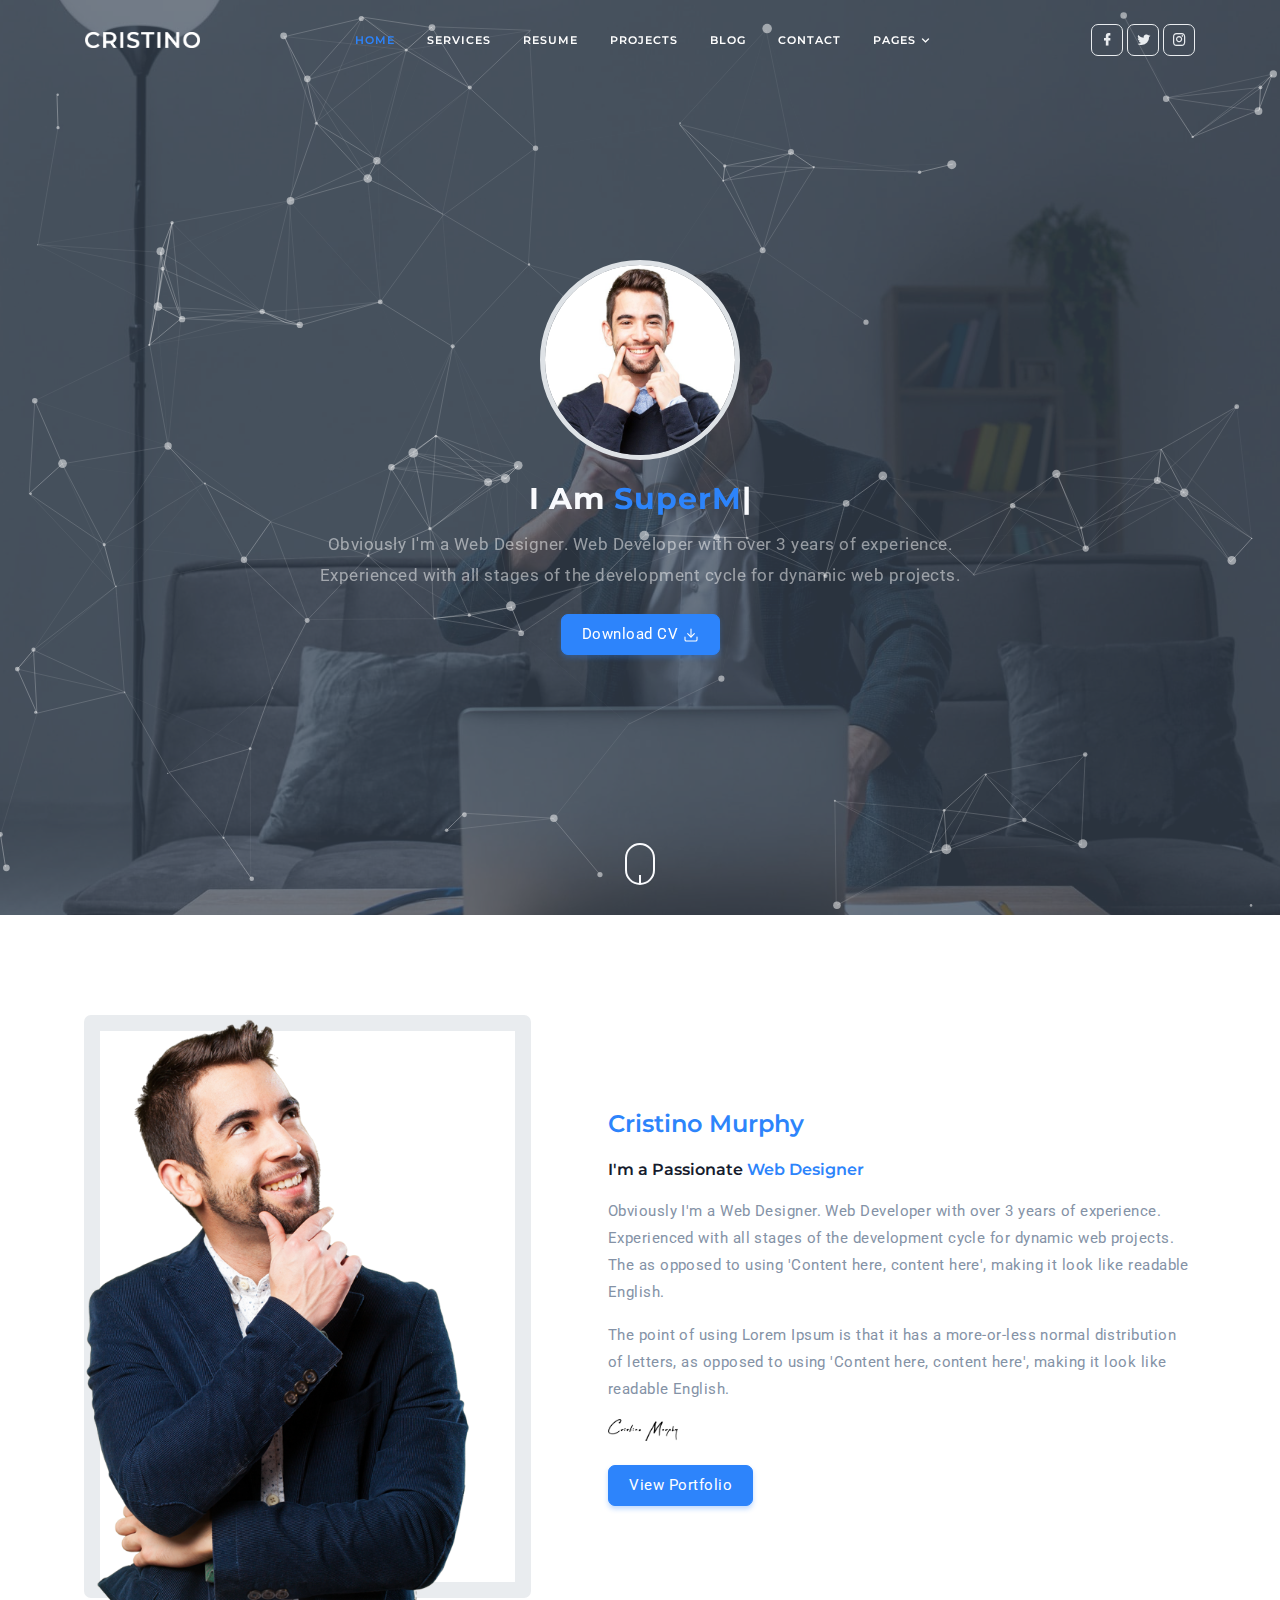
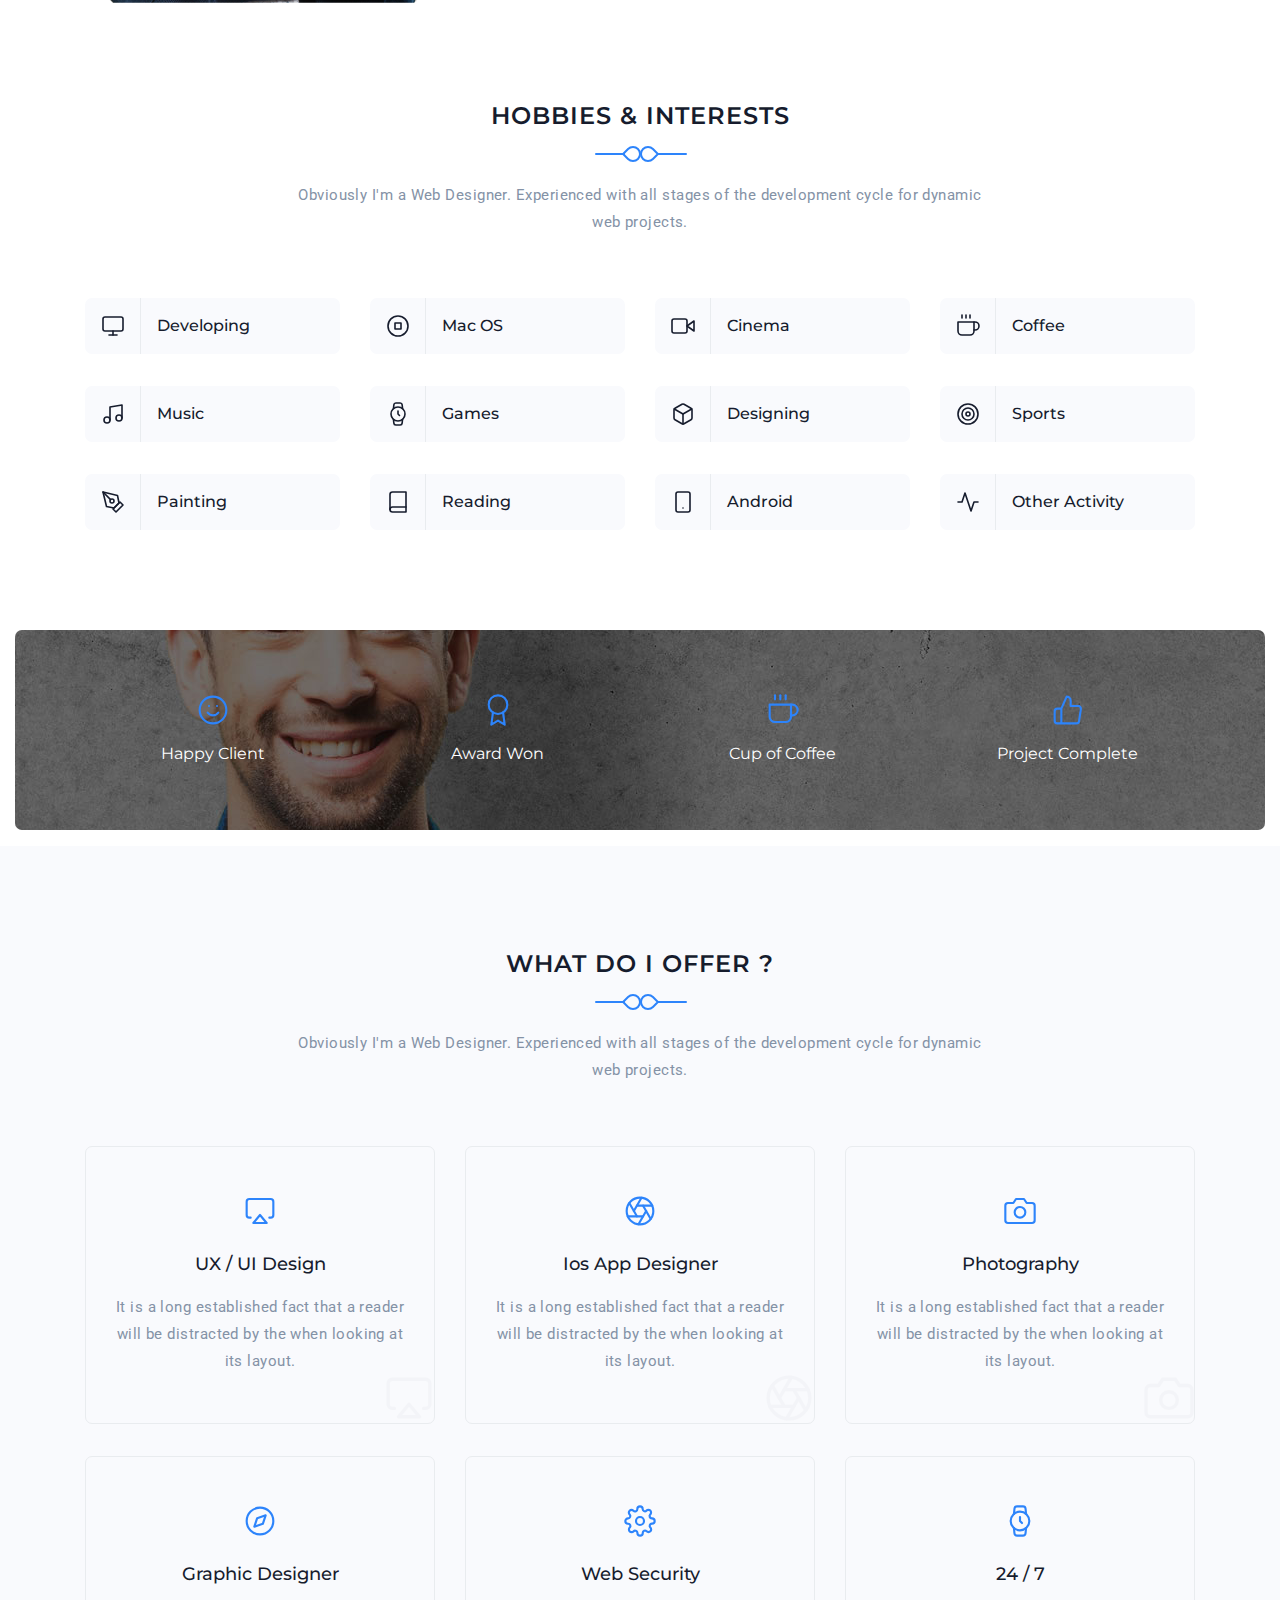
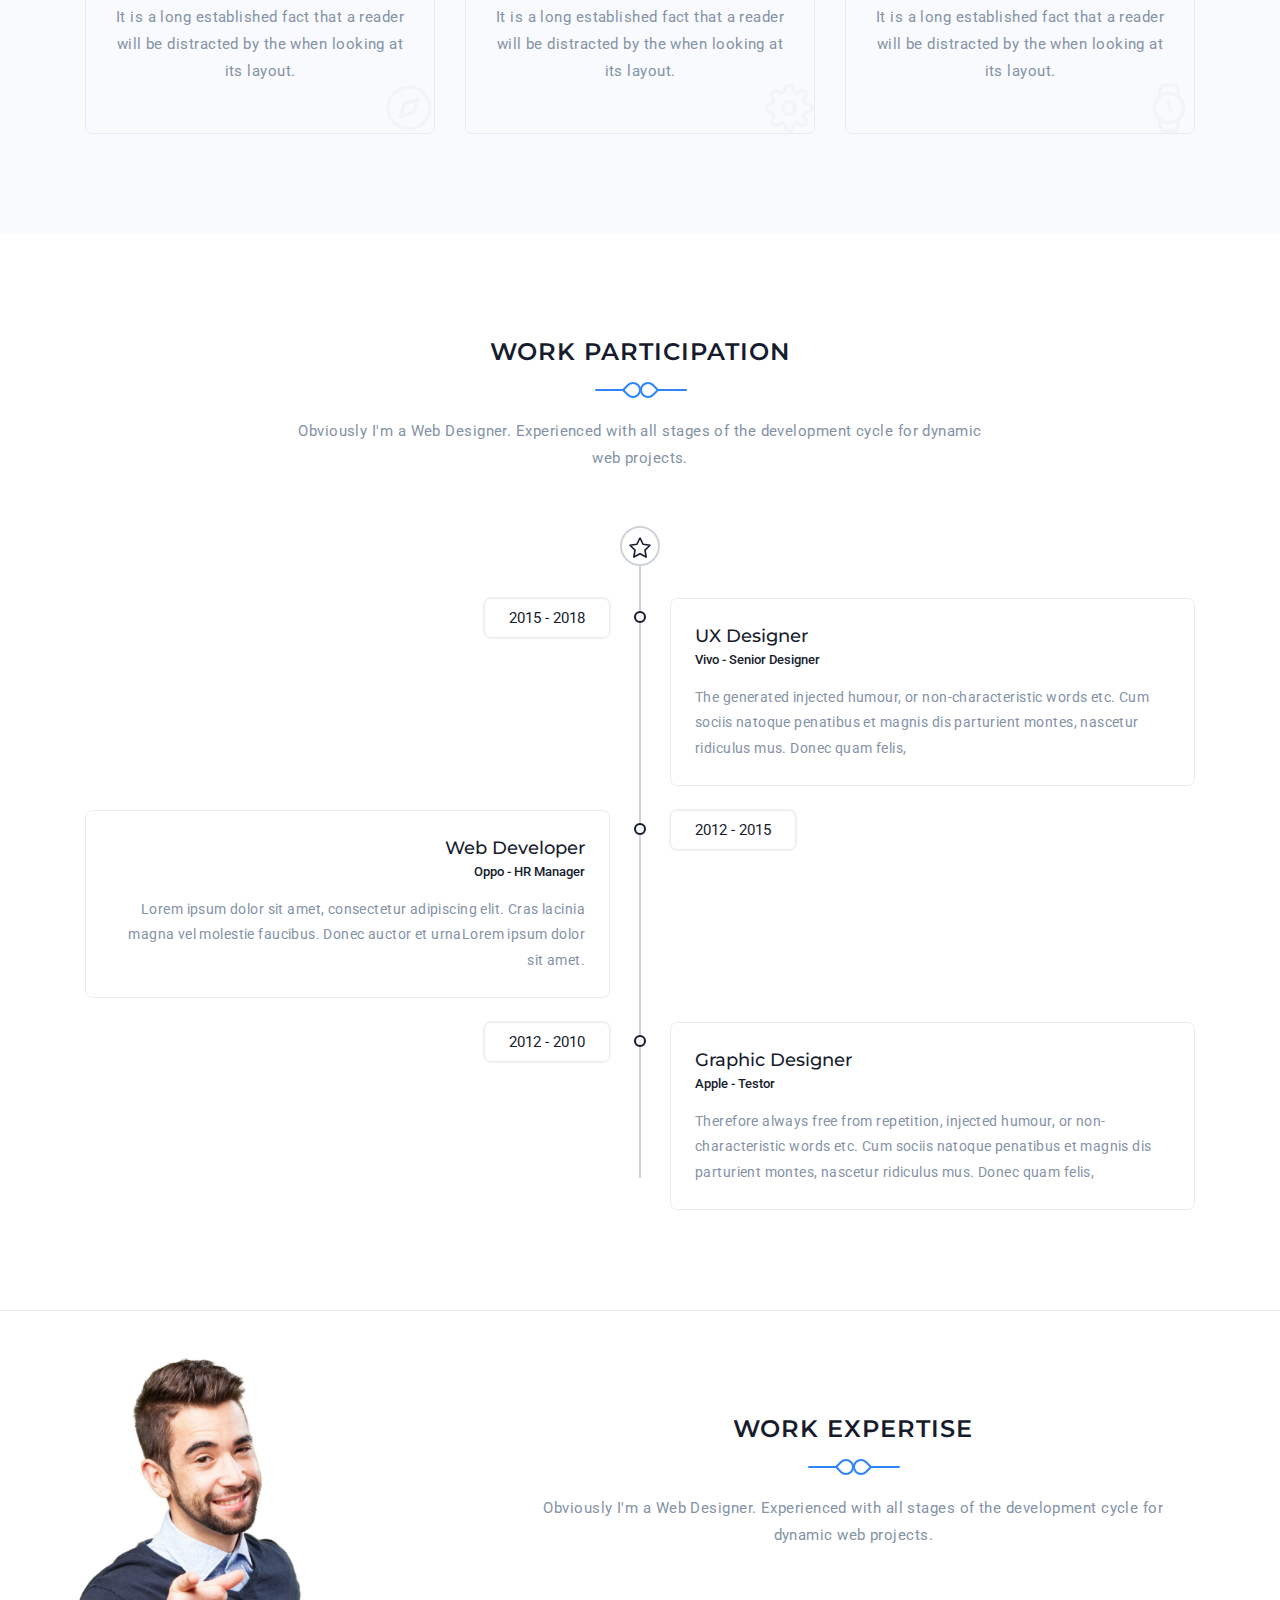
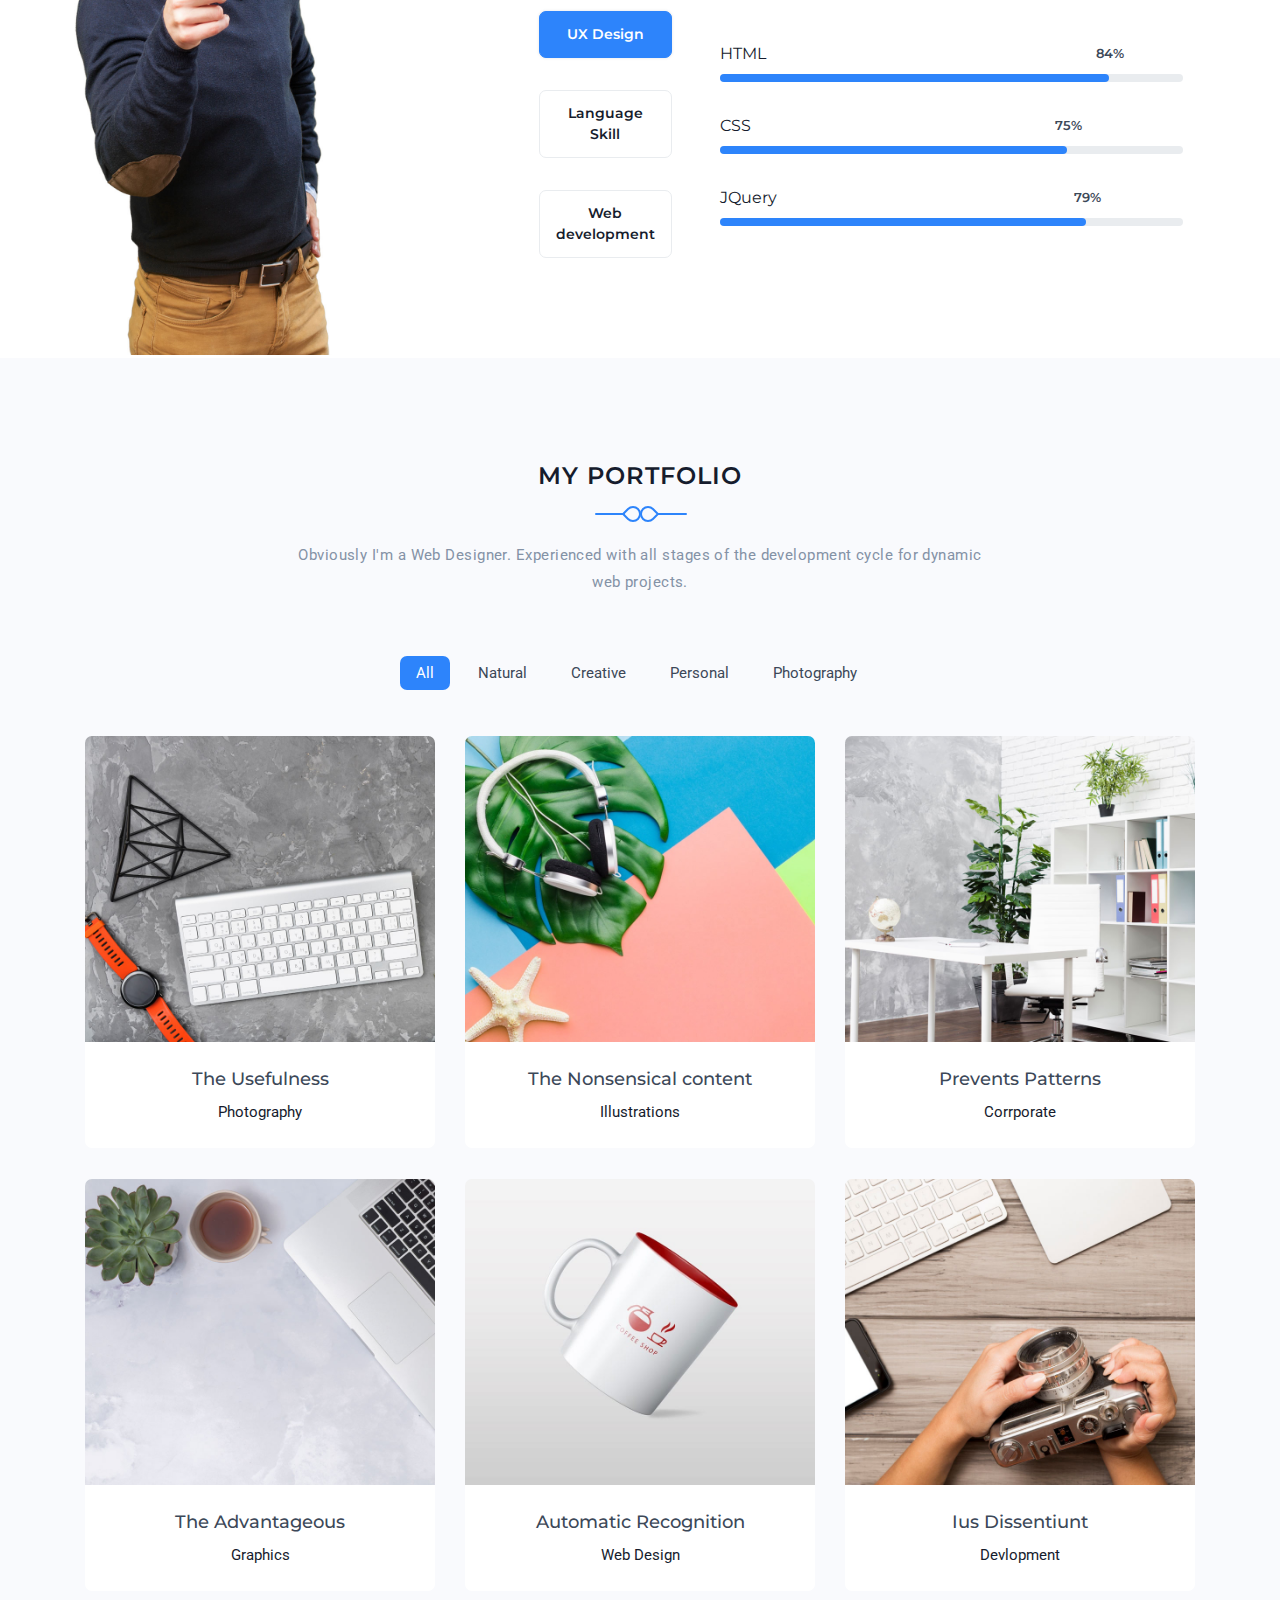
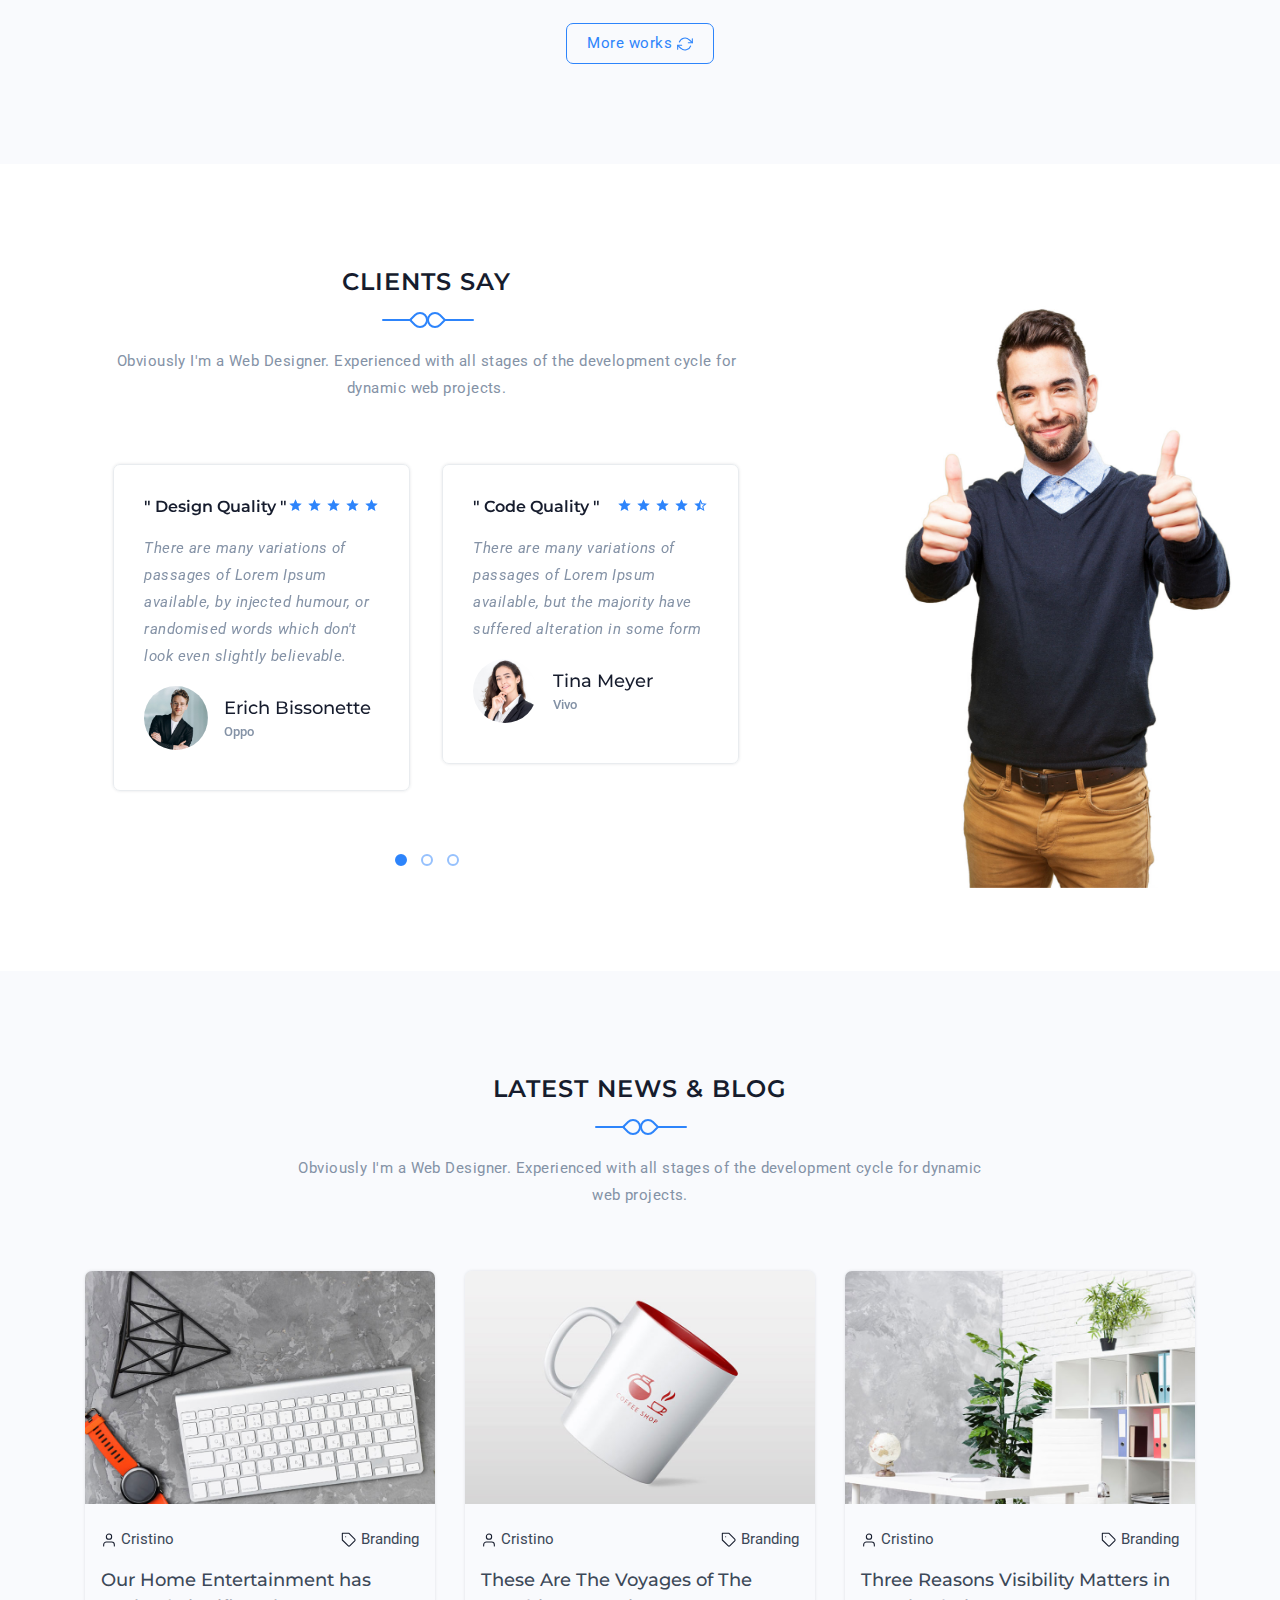
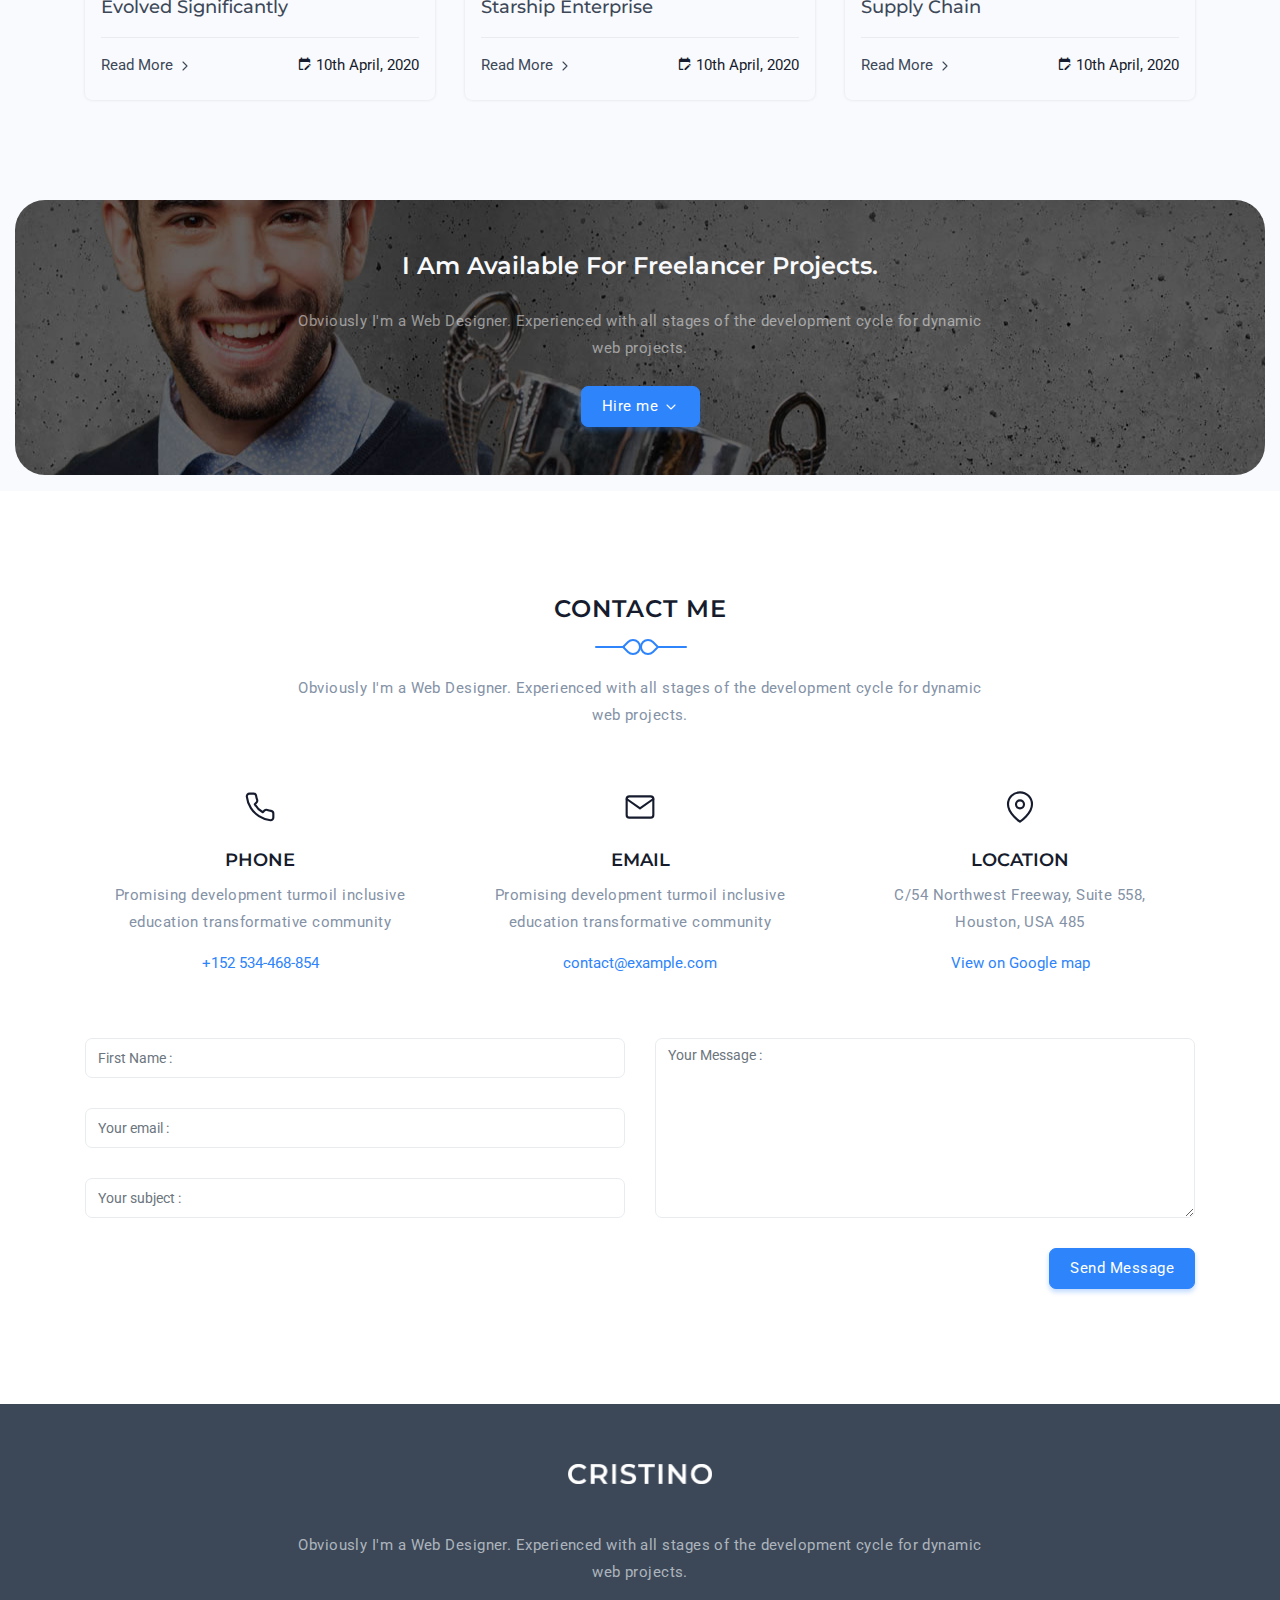
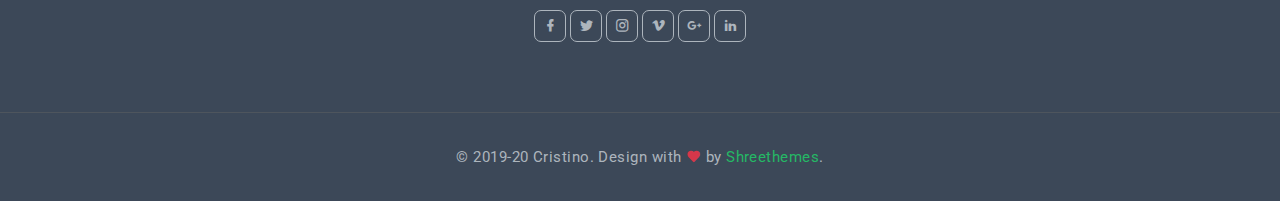
<file: src/index.html>
<html lang="en" data-livestyle-extension="available">

<head>
  <meta charset="utf-8" />
  <title>Cristino - Personal Portfolio Template</title>
  <meta name="viewport" content="width=device-width, initial-scale=1.0" />
  <meta name="description" content="Premium Bootstrap 4 Landing Page Template" />
  <meta name="keywords" content="bootstrap 4, premium, marketing, multipurpose" />
  <meta content="Shreethemes" name="author" />
  <!-- favicon -->
  <link rel="shortcut icon" href="images/favicon.ico" />
  <!-- Bootstrap -->
  <link href="css/bootstrap.min.css" rel="stylesheet" type="text/css" />
  <!-- Magnific -->
  <link href="css/magnific-popup.css" rel="stylesheet" type="text/css" />
  <!-- Icon -->
  <link href="css/materialdesignicons.min.css" rel="stylesheet" type="text/css" />

  <!-- SLICK SLIDER -->
  <link rel="stylesheet" href="css/owl.carousel.min.css" />
  <link rel="stylesheet" href="css/owl.theme.css" />
  <link rel="stylesheet" href="css/owl.transitions.css" />
  <!-- Custom Css -->
  <link href="css/style.css" rel="stylesheet" type="text/css" />
  <link href="css/colors/default.css" rel="stylesheet" id="color-opt" />
</head>

<body style="overflow: visible;">
  <!-- Loader -->
  <div id="preloader" style="display: none;">
    <div id="status" style="display: none;">
      <div class="logo">
        <img src="images/logo.png" height="20" class="d-block mx-auto" alt="" />
      </div>
      <div class="spinner">
        <div class="bounce1"></div>
        <div class="bounce2"></div>
        <div class="bounce3"></div>
      </div>
    </div>
  </div>
  <!-- Loader -->

  <!-- Navbar Start -->
  <nav class="navbar navbar-expand-lg fixed-top navbar-custom navbar-light sticky">
    <div class="container">
      <a class="navbar-brand" href="#">
        <img src="images/logo.png" class="l-dark" height="16" alt="" />
        <img src="images/logo-light.png" class="l-light" height="16" alt="" />
      </a>
      <button class="navbar-toggler" type="button" data-toggle="collapse" data-target="#navbarCollapse"
        aria-controls="navbarCollapse" aria-expanded="false" aria-label="Toggle navigation">
        <svg xmlns="http://www.w3.org/2000/svg" width="24" height="24" viewBox="0 0 24 24" fill="none"
          stroke="currentColor" stroke-width="2" stroke-linecap="round" stroke-linejoin="round"
          class="feather feather-menu fea icon-md">
          <line x1="3" y1="12" x2="21" y2="12"></line>
          <line x1="3" y1="6" x2="21" y2="6"></line>
          <line x1="3" y1="18" x2="21" y2="18"></line>
        </svg>
      </button>
      <!--end button-->

      <div class="collapse navbar-collapse" id="navbarCollapse">
        <ul class="navbar-nav mx-auto">
          <li class="nav-item active">
            <a class="nav-link" href="#home">Home</a>
          </li>
          <!--end nav item-->
          <li class="nav-item">
            <a class="nav-link" href="#services">Services</a>
          </li>
          <!--end nav item-->
          <li class="nav-item">
            <a class="nav-link" href="#resume">Resume</a>
          </li>
          <!--end nav item-->
          <li class="nav-item">
            <a class="nav-link" href="#projects">Projects</a>
          </li>
          <!--end nav item-->
          <li class="nav-item">
            <a class="nav-link" href="#news">Blog</a>
          </li>
          <!--end nav item-->
          <li class="nav-item">
            <a class="nav-link" href="#contact">Contact</a>
          </li>
          <!--end nav item-->
          <li class="nav-item dropdown">
            <a class="nav-link dropdown-toggle" href="javascript:void(0)" id="navbarDropdown" role="button"
              data-toggle="dropdown" aria-haspopup="true" aria-expanded="false">Pages
            </a>
            <div class="dropdown-menu rounded m-0" aria-labelledby="navbarDropdown">
              <div class="container ml-0 ml-md-0">
                <div class="row">
                  <div class="col-md-12">
                    <a class="dropdown-item" href="page-blog.html">Blog</a>
                    <a class="dropdown-item" href="page-blog-detail.html">Blog Detail</a>
                    <a class="dropdown-item" href="page-portfolio.html">Portfolio</a>
                    <a class="dropdown-item" href="page-portfolio-detail.html">Portfolio Detail</a>
                  </div>
                  <!--end col-->
                </div>
                <!--end row-->
              </div>
              <!--end container-->
            </div>
          </li>
          <!--end nav item-->
        </ul>

        <ul class="list-unstyled mb-0 mt-2 mt-sm-0 social-icon light-social-icon">
          <li class="list-inline-item">
            <a href="javascript:void(0)"><i class="mdi mdi-facebook"></i></a>
          </li>
          <li class="list-inline-item">
            <a href="javascript:void(0)"><i class="mdi mdi-twitter"></i></a>
          </li>
          <li class="list-inline-item">
            <a href="javascript:void(0)"><i class="mdi mdi-instagram"></i></a>
          </li>
        </ul>
      </div>
    </div>
    <!--end container-->
  </nav>
  <!--end navbar-->
  <!-- Navbar End -->

  <!-- HOME START-->
  <section class="bg-home d-table w-100" style="background-image: url('images/home/02.jpg');" id="home">
    <div class="bg-overlay"></div>
    <div class="container position-relative" style="z-index: 1;">
      <div class="row mt-5 mt-sm-0 justify-content-center">
        <div class="col-lg-12 text-center">
          <div class="title-heading">
            <img src="images/home/hero.jpg" class="img-fluid rounded-circle" alt="" />
            <h3 class="heading text-light mt-3">
              I Am
              <span class="element text-primary" data-elements="SuperMan"></span>
              <span class="typed-cursor"></span>
            </h3>
            <p class="para-desc mx-auto text-white-50">
              Obviously I'm a Web Designer. Web Developer with over 3 years of
              experience. Experienced with all stages of the development cycle
              for dynamic web projects.
            </p>
            <div class="mt-4">
              <a href="javascript:void(0)" class="btn btn-primary rounded">Download CV
                <svg xmlns="http://www.w3.org/2000/svg" width="24" height="24" viewBox="0 0 24 24" fill="none"
                  stroke="currentColor" stroke-width="2" stroke-linecap="round" stroke-linejoin="round"
                  class="feather feather-download fea icon-sm">
                  <path d="M21 15v4a2 2 0 0 1-2 2H5a2 2 0 0 1-2-2v-4"></path>
                  <polyline points="7 10 12 15 17 10"></polyline>
                  <line x1="12" y1="15" x2="12" y2="3"></line>
                </svg></a>
            </div>
          </div>
        </div>
        <!--end col-->
      </div>
      <!--end row-->
    </div>
    <!--end container-->
    <a href="#about" data-scroll-nav="1" class="mouse-icon mouse-icon-white rounded-pill bg-transparent mouse-down">
      <span class="wheel position-relative d-block mover"></span>
    </a>
    <canvas class="particles-js-canvas-el" width="1826" height="1141"
      style="width: 100%; height: 100%; position: absolute; top: 0px;"></canvas>
  </section>
  <!--end section-->
  <!-- HOME END-->

  <!-- About Start -->
  <section class="section pb-3" id="about">
    <div class="container">
      <div class="row align-items-center">
        <div class="col-lg-5 col-md-5">
          <div class="about-hero">
            <img src="images/hero.png" class="img-fluid mx-auto d-block about-tween position-relative" alt=""
              style="transform: matrix(1, 0, 0, 1, 1.45714, 4.8);" />
          </div>
        </div>
        <!--end col-->

        <div class="col-lg-7 col-md-7 mt-4 pt-2 mt-sm-0 pt-sm-0">
          <div class="section-title mb-0 ml-lg-5 ml-md-3">
            <h4 class="title text-primary mb-3">Cristino Murphy</h4>
            <h6 class="designation mb-3">
              I'm a Passionate <span class="text-primary">Web Designer</span>
            </h6>
            <p class="text-muted">
              Obviously I'm a Web Designer. Web Developer with over 3 years of
              experience. Experienced with all stages of the development cycle
              for dynamic web projects. The as opposed to using 'Content here,
              content here', making it look like readable English.
            </p>
            <p class="text-muted">
              The point of using Lorem Ipsum is that it has a more-or-less
              normal distribution of letters, as opposed to using 'Content
              here, content here', making it look like readable English.
            </p>
            <img src="images/sign.png" height="22" alt="" />
            <div class="mt-4">
              <a href="#projects" class="btn btn-primary mouse-down">View Portfolio</a>
            </div>
          </div>
        </div>
        <!--end col-->
      </div>
      <!--end row-->
    </div>
    <!--end container-->

    <div class="container mt-100 mt-60">
      <div class="row justify-content-center">
        <div class="col-12 text-center">
          <div class="section-title">
            <div class="titles">
              <h4 class="title title-line text-uppercase mb-4 pb-4">
                Hobbies &amp; Interests
              </h4>
              <span></span>
            </div>
            <p class="text-muted mx-auto para-desc mb-0">
              Obviously I'm a Web Designer. Experienced with all stages of the
              development cycle for dynamic web projects.
            </p>
          </div>
        </div>
        <!--end col-->
      </div>
      <!--end row-->

      <div class="row">
        <div class="col-lg-3 col-md-4 col-12 mt-4 pt-2">
          <div class="interests-desc bg-light position-relative px-2 py-3 rounded">
            <div class="hobbies d-flex align-items-center">
              <div class="text-center rounded-pill mr-4">
                <svg xmlns="http://www.w3.org/2000/svg" width="24" height="24" viewBox="0 0 24 24" fill="none"
                  stroke="currentColor" stroke-width="2" stroke-linecap="round" stroke-linejoin="round"
                  class="feather feather-monitor icon fea icon-md-sm">
                  <rect x="2" y="3" width="20" height="14" rx="2" ry="2"></rect>
                  <line x1="8" y1="21" x2="16" y2="21"></line>
                  <line x1="12" y1="17" x2="12" y2="21"></line>
                </svg>
              </div>
              <div class="content">
                <h6 class="title mb-0">Developing</h6>
              </div>
            </div>
          </div>
        </div>
        <!--end col-->

        <div class="col-lg-3 col-md-4 col-12 mt-4 pt-2">
          <div class="interests-desc bg-light position-relative px-2 py-3 rounded">
            <div class="hobbies d-flex align-items-center">
              <div class="text-center rounded-pill mr-4">
                <svg xmlns="http://www.w3.org/2000/svg" width="24" height="24" viewBox="0 0 24 24" fill="none"
                  stroke="currentColor" stroke-width="2" stroke-linecap="round" stroke-linejoin="round"
                  class="feather feather-stop-circle icon fea icon-md-sm">
                  <circle cx="12" cy="12" r="10"></circle>
                  <rect x="9" y="9" width="6" height="6"></rect>
                </svg>
              </div>
              <div class="content">
                <h6 class="title mb-0">Mac OS</h6>
              </div>
            </div>
          </div>
        </div>
        <!--end col-->

        <div class="col-lg-3 col-md-4 col-12 mt-4 pt-2">
          <div class="interests-desc bg-light position-relative px-2 py-3 rounded">
            <div class="hobbies d-flex align-items-center">
              <div class="text-center rounded-pill mr-4">
                <svg xmlns="http://www.w3.org/2000/svg" width="24" height="24" viewBox="0 0 24 24" fill="none"
                  stroke="currentColor" stroke-width="2" stroke-linecap="round" stroke-linejoin="round"
                  class="feather feather-video icon fea icon-md-sm">
                  <polygon points="23 7 16 12 23 17 23 7"></polygon>
                  <rect x="1" y="5" width="15" height="14" rx="2" ry="2"></rect>
                </svg>
              </div>
              <div class="content">
                <h6 class="title mb-0">Cinema</h6>
              </div>
            </div>
          </div>
        </div>
        <!--end col-->

        <div class="col-lg-3 col-md-4 col-12 mt-4 pt-2">
          <div class="interests-desc bg-light position-relative px-2 py-3 rounded">
            <div class="hobbies d-flex align-items-center">
              <div class="text-center rounded-pill mr-4">
                <svg xmlns="http://www.w3.org/2000/svg" width="24" height="24" viewBox="0 0 24 24" fill="none"
                  stroke="currentColor" stroke-width="2" stroke-linecap="round" stroke-linejoin="round"
                  class="feather feather-coffee icon fea icon-md-sm">
                  <path d="M18 8h1a4 4 0 0 1 0 8h-1"></path>
                  <path d="M2 8h16v9a4 4 0 0 1-4 4H6a4 4 0 0 1-4-4V8z"></path>
                  <line x1="6" y1="1" x2="6" y2="4"></line>
                  <line x1="10" y1="1" x2="10" y2="4"></line>
                  <line x1="14" y1="1" x2="14" y2="4"></line>
                </svg>
              </div>
              <div class="content">
                <h6 class="title mb-0">Coffee</h6>
              </div>
            </div>
          </div>
        </div>
        <!--end col-->

        <div class="col-lg-3 col-md-4 col-12 mt-4 pt-2">
          <div class="interests-desc bg-light position-relative px-2 py-3 rounded">
            <div class="hobbies d-flex align-items-center">
              <div class="text-center rounded-pill mr-4">
                <svg xmlns="http://www.w3.org/2000/svg" width="24" height="24" viewBox="0 0 24 24" fill="none"
                  stroke="currentColor" stroke-width="2" stroke-linecap="round" stroke-linejoin="round"
                  class="feather feather-music icon fea icon-md-sm">
                  <path d="M9 18V5l12-2v13"></path>
                  <circle cx="6" cy="18" r="3"></circle>
                  <circle cx="18" cy="16" r="3"></circle>
                </svg>
              </div>
              <div class="content">
                <h6 class="title mb-0">Music</h6>
              </div>
            </div>
          </div>
        </div>
        <!--end col-->

        <div class="col-lg-3 col-md-4 col-12 mt-4 pt-2">
          <div class="interests-desc bg-light position-relative px-2 py-3 rounded">
            <div class="hobbies d-flex align-items-center">
              <div class="text-center rounded-pill mr-4">
                <svg xmlns="http://www.w3.org/2000/svg" width="24" height="24" viewBox="0 0 24 24" fill="none"
                  stroke="currentColor" stroke-width="2" stroke-linecap="round" stroke-linejoin="round"
                  class="feather feather-watch icon fea icon-md-sm">
                  <circle cx="12" cy="12" r="7"></circle>
                  <polyline points="12 9 12 12 13.5 13.5"></polyline>
                  <path
                    d="M16.51 17.35l-.35 3.83a2 2 0 0 1-2 1.82H9.83a2 2 0 0 1-2-1.82l-.35-3.83m.01-10.7l.35-3.83A2 2 0 0 1 9.83 1h4.35a2 2 0 0 1 2 1.82l.35 3.83">
                  </path>
                </svg>
              </div>
              <div class="content">
                <h6 class="title mb-0">Games</h6>
              </div>
            </div>
          </div>
        </div>
        <!--end col-->

        <div class="col-lg-3 col-md-4 col-12 mt-4 pt-2">
          <div class="interests-desc bg-light position-relative px-2 py-3 rounded">
            <div class="hobbies d-flex align-items-center">
              <div class="text-center rounded-pill mr-4">
                <svg xmlns="http://www.w3.org/2000/svg" width="24" height="24" viewBox="0 0 24 24" fill="none"
                  stroke="currentColor" stroke-width="2" stroke-linecap="round" stroke-linejoin="round"
                  class="feather feather-box icon fea icon-md-sm">
                  <path
                    d="M21 16V8a2 2 0 0 0-1-1.73l-7-4a2 2 0 0 0-2 0l-7 4A2 2 0 0 0 3 8v8a2 2 0 0 0 1 1.73l7 4a2 2 0 0 0 2 0l7-4A2 2 0 0 0 21 16z">
                  </path>
                  <polyline points="3.27 6.96 12 12.01 20.73 6.96"></polyline>
                  <line x1="12" y1="22.08" x2="12" y2="12"></line>
                </svg>
              </div>
              <div class="content">
                <h6 class="title mb-0">Designing</h6>
              </div>
            </div>
          </div>
        </div>
        <!--end col-->

        <div class="col-lg-3 col-md-4 col-12 mt-4 pt-2">
          <div class="interests-desc bg-light position-relative px-2 py-3 rounded">
            <div class="hobbies d-flex align-items-center">
              <div class="text-center rounded-pill mr-4">
                <svg xmlns="http://www.w3.org/2000/svg" width="24" height="24" viewBox="0 0 24 24" fill="none"
                  stroke="currentColor" stroke-width="2" stroke-linecap="round" stroke-linejoin="round"
                  class="feather feather-target icon fea icon-md-sm">
                  <circle cx="12" cy="12" r="10"></circle>
                  <circle cx="12" cy="12" r="6"></circle>
                  <circle cx="12" cy="12" r="2"></circle>
                </svg>
              </div>
              <div class="content">
                <h6 class="title mb-0">Sports</h6>
              </div>
            </div>
          </div>
        </div>
        <!--end col-->

        <div class="col-lg-3 col-md-4 col-12 mt-4 pt-2">
          <div class="interests-desc bg-light position-relative px-2 py-3 rounded">
            <div class="hobbies d-flex align-items-center">
              <div class="text-center rounded-pill mr-4">
                <svg xmlns="http://www.w3.org/2000/svg" width="24" height="24" viewBox="0 0 24 24" fill="none"
                  stroke="currentColor" stroke-width="2" stroke-linecap="round" stroke-linejoin="round"
                  class="feather feather-pen-tool icon fea icon-md-sm">
                  <path d="M12 19l7-7 3 3-7 7-3-3z"></path>
                  <path d="M18 13l-1.5-7.5L2 2l3.5 14.5L13 18l5-5z"></path>
                  <path d="M2 2l7.586 7.586"></path>
                  <circle cx="11" cy="11" r="2"></circle>
                </svg>
              </div>
              <div class="content">
                <h6 class="title mb-0">Painting</h6>
              </div>
            </div>
          </div>
        </div>
        <!--end col-->

        <div class="col-lg-3 col-md-4 col-12 mt-4 pt-2">
          <div class="interests-desc bg-light position-relative px-2 py-3 rounded">
            <div class="hobbies d-flex align-items-center">
              <div class="text-center rounded-pill mr-4">
                <svg xmlns="http://www.w3.org/2000/svg" width="24" height="24" viewBox="0 0 24 24" fill="none"
                  stroke="currentColor" stroke-width="2" stroke-linecap="round" stroke-linejoin="round"
                  class="feather feather-book icon fea icon-md-sm">
                  <path d="M4 19.5A2.5 2.5 0 0 1 6.5 17H20"></path>
                  <path d="M6.5 2H20v20H6.5A2.5 2.5 0 0 1 4 19.5v-15A2.5 2.5 0 0 1 6.5 2z"></path>
                </svg>
              </div>
              <div class="content">
                <h6 class="title mb-0">Reading</h6>
              </div>
            </div>
          </div>
        </div>
        <!--end col-->

        <div class="col-lg-3 col-md-4 col-12 mt-4 pt-2">
          <div class="interests-desc bg-light position-relative px-2 py-3 rounded">
            <div class="hobbies d-flex align-items-center">
              <div class="text-center rounded-pill mr-4">
                <svg xmlns="http://www.w3.org/2000/svg" width="24" height="24" viewBox="0 0 24 24" fill="none"
                  stroke="currentColor" stroke-width="2" stroke-linecap="round" stroke-linejoin="round"
                  class="feather feather-smartphone icon fea icon-md-sm">
                  <rect x="5" y="2" width="14" height="20" rx="2" ry="2"></rect>
                  <line x1="12" y1="18" x2="12.01" y2="18"></line>
                </svg>
              </div>
              <div class="content">
                <h6 class="title mb-0">Android</h6>
              </div>
            </div>
          </div>
        </div>
        <!--end col-->

        <div class="col-lg-3 col-md-4 col-12 mt-4 pt-2">
          <div class="interests-desc bg-light position-relative px-2 py-3 rounded">
            <div class="hobbies d-flex align-items-center">
              <div class="text-center rounded-pill mr-4">
                <svg xmlns="http://www.w3.org/2000/svg" width="24" height="24" viewBox="0 0 24 24" fill="none"
                  stroke="currentColor" stroke-width="2" stroke-linecap="round" stroke-linejoin="round"
                  class="feather feather-activity icon fea icon-md-sm">
                  <polyline points="22 12 18 12 15 21 9 3 6 12 2 12"></polyline>
                </svg>
              </div>
              <div class="content">
                <h6 class="title mb-0">Other Activity</h6>
              </div>
            </div>
          </div>
        </div>
        <!--end col-->
      </div>
    </div>
    <!--end container-->

    <div class="container-fluid mt-100 mt-60">
      <div class="rounded py-md-5 py-4" style="background: url('images/bg-counter.jpg') center center;">
        <div class="container">
          <div class="row" id="counter">
            <div class="col-lg-3 col-6">
              <div class="counter-box rounded py-3 text-center">
                <div class="counter-icon">
                  <svg xmlns="http://www.w3.org/2000/svg" width="24" height="24" viewBox="0 0 24 24" fill="none"
                    stroke="currentColor" stroke-width="2" stroke-linecap="round" stroke-linejoin="round"
                    class="feather feather-smile fea icon-md text-primary">
                    <circle cx="12" cy="12" r="10"></circle>
                    <path d="M8 14s1.5 2 4 2 4-2 4-2"></path>
                    <line x1="9" y1="9" x2="9.01" y2="9"></line>
                    <line x1="15" y1="9" x2="15.01" y2="9"></line>
                  </svg>
                </div>
                <h3 class="counter-value mt-3 text-white" data-count="1251"></h3>
                <h6 class="counter-head font-weight-normal mb-0 text-white">
                  Happy Client
                </h6>
              </div>
              <!--end counter box-->
            </div>
            <!--end col-->

            <div class="col-lg-3 col-6">
              <div class="counter-box rounded py-3 text-center">
                <div class="counter-icon">
                  <svg xmlns="http://www.w3.org/2000/svg" width="24" height="24" viewBox="0 0 24 24" fill="none"
                    stroke="currentColor" stroke-width="2" stroke-linecap="round" stroke-linejoin="round"
                    class="feather feather-award fea icon-md text-primary">
                    <circle cx="12" cy="8" r="7"></circle>
                    <polyline points="8.21 13.89 7 23 12 20 17 23 15.79 13.88"></polyline>
                  </svg>
                </div>
                <h3 class="counter-value mt-3 text-white" data-count="15"></h3>
                <h6 class="counter-head font-weight-normal mb-0 text-white">
                  Award Won
                </h6>
              </div>
              <!--end counter box-->
            </div>
            <!--end col-->

            <div class="col-lg-3 col-6">
              <div class="counter-box rounded py-3 text-center">
                <div class="counter-icon">
                  <svg xmlns="http://www.w3.org/2000/svg" width="24" height="24" viewBox="0 0 24 24" fill="none"
                    stroke="currentColor" stroke-width="2" stroke-linecap="round" stroke-linejoin="round"
                    class="feather feather-coffee fea icon-md text-primary">
                    <path d="M18 8h1a4 4 0 0 1 0 8h-1"></path>
                    <path d="M2 8h16v9a4 4 0 0 1-4 4H6a4 4 0 0 1-4-4V8z"></path>
                    <line x1="6" y1="1" x2="6" y2="4"></line>
                    <line x1="10" y1="1" x2="10" y2="4"></line>
                    <line x1="14" y1="1" x2="14" y2="4"></line>
                  </svg>
                </div>
                <h3 class="counter-value mt-3 text-white" data-count="3261"></h3>
                <h6 class="counter-head font-weight-normal mb-0 text-white">
                  Cup of Coffee
                </h6>
              </div>
              <!--end counter box-->
            </div>
            <!--end col-->

            <div class="col-lg-3 col-6">
              <div class="counter-box rounded py-3 text-center">
                <div class="counter-icon">
                  <svg xmlns="http://www.w3.org/2000/svg" width="24" height="24" viewBox="0 0 24 24" fill="none"
                    stroke="currentColor" stroke-width="2" stroke-linecap="round" stroke-linejoin="round"
                    class="feather feather-thumbs-up fea icon-md text-primary">
                    <path
                      d="M14 9V5a3 3 0 0 0-3-3l-4 9v11h11.28a2 2 0 0 0 2-1.7l1.38-9a2 2 0 0 0-2-2.3zM7 22H4a2 2 0 0 1-2-2v-7a2 2 0 0 1 2-2h3">
                    </path>
                  </svg>
                </div>
                <h3 class="counter-value mt-3 text-white" data-count="36"></h3>
                <h6 class="counter-head font-weight-normal mb-0 text-white">
                  Project Complete
                </h6>
              </div>
              <!--end counter box-->
            </div>
            <!--end col-->
          </div>
          <!--end row-->
        </div>
        <!--end container-->
      </div>
      <!--end div-->
    </div>
    <!--end container fluid-->
  </section>
  <!-- About end -->

  <!-- Services Start -->
  <section class="section bg-light" id="services">
    <div class="container">
      <div class="row justify-content-center">
        <div class="col-12 text-center">
          <div class="section-title">
            <div class="titles">
              <h4 class="title title-line text-uppercase mb-4 pb-4">
                What Do I Offer ?
              </h4>
              <span></span>
            </div>
            <p class="text-muted mx-auto para-desc mb-0">
              Obviously I'm a Web Designer. Experienced with all stages of the
              development cycle for dynamic web projects.
            </p>
          </div>
        </div>
        <!--end col-->
      </div>
      <!--end row-->

      <div class="row">
        <div class="col-lg-4 col-md-6 col-12 mt-4 pt-2">
          <div class="service-wrapper rounded position-relative text-center border border-footer p-4 pt-5 pb-5">
            <div class="icon text-primary">
              <svg xmlns="http://www.w3.org/2000/svg" width="24" height="24" viewBox="0 0 24 24" fill="none"
                stroke="currentColor" stroke-width="2" stroke-linecap="round" stroke-linejoin="round"
                class="feather feather-airplay fea icon-md">
                <path d="M5 17H4a2 2 0 0 1-2-2V5a2 2 0 0 1 2-2h16a2 2 0 0 1 2 2v10a2 2 0 0 1-2 2h-1"></path>
                <polygon points="12 15 17 21 7 21 12 15"></polygon>
              </svg>
            </div>
            <div class="content mt-4">
              <h5 class="title">UX / UI Design</h5>
              <p class="text-muted mt-3 mb-0">
                It is a long established fact that a reader will be distracted
                by the when looking at its layout.
              </p>
            </div>
            <div class="big-icon">
              <svg xmlns="http://www.w3.org/2000/svg" width="24" height="24" viewBox="0 0 24 24" fill="none"
                stroke="currentColor" stroke-width="2" stroke-linecap="round" stroke-linejoin="round"
                class="feather feather-airplay fea icons">
                <path d="M5 17H4a2 2 0 0 1-2-2V5a2 2 0 0 1 2-2h16a2 2 0 0 1 2 2v10a2 2 0 0 1-2 2h-1"></path>
                <polygon points="12 15 17 21 7 21 12 15"></polygon>
              </svg>
            </div>
          </div>
        </div>
        <!--end col-->

        <div class="col-lg-4 col-md-6 col-12 mt-4 pt-2">
          <div class="service-wrapper rounded position-relative text-center border border-footer p-4 pt-5 pb-5">
            <div class="icon text-primary">
              <svg xmlns="http://www.w3.org/2000/svg" width="24" height="24" viewBox="0 0 24 24" fill="none"
                stroke="currentColor" stroke-width="2" stroke-linecap="round" stroke-linejoin="round"
                class="feather feather-aperture fea icon-md">
                <circle cx="12" cy="12" r="10"></circle>
                <line x1="14.31" y1="8" x2="20.05" y2="17.94"></line>
                <line x1="9.69" y1="8" x2="21.17" y2="8"></line>
                <line x1="7.38" y1="12" x2="13.12" y2="2.06"></line>
                <line x1="9.69" y1="16" x2="3.95" y2="6.06"></line>
                <line x1="14.31" y1="16" x2="2.83" y2="16"></line>
                <line x1="16.62" y1="12" x2="10.88" y2="21.94"></line>
              </svg>
            </div>
            <div class="content mt-4">
              <h5 class="title">Ios App Designer</h5>
              <p class="text-muted mt-3 mb-0">
                It is a long established fact that a reader will be distracted
                by the when looking at its layout.
              </p>
            </div>
            <div class="big-icon">
              <svg xmlns="http://www.w3.org/2000/svg" width="24" height="24" viewBox="0 0 24 24" fill="none"
                stroke="currentColor" stroke-width="2" stroke-linecap="round" stroke-linejoin="round"
                class="feather feather-aperture fea icons">
                <circle cx="12" cy="12" r="10"></circle>
                <line x1="14.31" y1="8" x2="20.05" y2="17.94"></line>
                <line x1="9.69" y1="8" x2="21.17" y2="8"></line>
                <line x1="7.38" y1="12" x2="13.12" y2="2.06"></line>
                <line x1="9.69" y1="16" x2="3.95" y2="6.06"></line>
                <line x1="14.31" y1="16" x2="2.83" y2="16"></line>
                <line x1="16.62" y1="12" x2="10.88" y2="21.94"></line>
              </svg>
            </div>
          </div>
        </div>
        <!--end col-->

        <div class="col-lg-4 col-md-6 col-12 mt-4 pt-2">
          <div class="service-wrapper rounded position-relative text-center border border-footer p-4 pt-5 pb-5">
            <div class="icon text-primary">
              <svg xmlns="http://www.w3.org/2000/svg" width="24" height="24" viewBox="0 0 24 24" fill="none"
                stroke="currentColor" stroke-width="2" stroke-linecap="round" stroke-linejoin="round"
                class="feather feather-camera fea icon-md">
                <path d="M23 19a2 2 0 0 1-2 2H3a2 2 0 0 1-2-2V8a2 2 0 0 1 2-2h4l2-3h6l2 3h4a2 2 0 0 1 2 2z"></path>
                <circle cx="12" cy="13" r="4"></circle>
              </svg>
            </div>
            <div class="content mt-4">
              <h5 class="title">Photography</h5>
              <p class="text-muted mt-3 mb-0">
                It is a long established fact that a reader will be distracted
                by the when looking at its layout.
              </p>
            </div>
            <div class="big-icon">
              <svg xmlns="http://www.w3.org/2000/svg" width="24" height="24" viewBox="0 0 24 24" fill="none"
                stroke="currentColor" stroke-width="2" stroke-linecap="round" stroke-linejoin="round"
                class="feather feather-camera fea icons">
                <path d="M23 19a2 2 0 0 1-2 2H3a2 2 0 0 1-2-2V8a2 2 0 0 1 2-2h4l2-3h6l2 3h4a2 2 0 0 1 2 2z"></path>
                <circle cx="12" cy="13" r="4"></circle>
              </svg>
            </div>
          </div>
        </div>
        <!--end col-->

        <div class="col-lg-4 col-md-6 col-12 mt-4 pt-2">
          <div class="service-wrapper rounded position-relative text-center border border-footer p-4 pt-5 pb-5">
            <div class="icon text-primary">
              <svg xmlns="http://www.w3.org/2000/svg" width="24" height="24" viewBox="0 0 24 24" fill="none"
                stroke="currentColor" stroke-width="2" stroke-linecap="round" stroke-linejoin="round"
                class="feather feather-compass fea icon-md">
                <circle cx="12" cy="12" r="10"></circle>
                <polygon points="16.24 7.76 14.12 14.12 7.76 16.24 9.88 9.88 16.24 7.76"></polygon>
              </svg>
            </div>
            <div class="content mt-4">
              <h5 class="title">Graphic Designer</h5>
              <p class="text-muted mt-3 mb-0">
                It is a long established fact that a reader will be distracted
                by the when looking at its layout.
              </p>
            </div>
            <div class="big-icon">
              <svg xmlns="http://www.w3.org/2000/svg" width="24" height="24" viewBox="0 0 24 24" fill="none"
                stroke="currentColor" stroke-width="2" stroke-linecap="round" stroke-linejoin="round"
                class="feather feather-compass fea icons">
                <circle cx="12" cy="12" r="10"></circle>
                <polygon points="16.24 7.76 14.12 14.12 7.76 16.24 9.88 9.88 16.24 7.76"></polygon>
              </svg>
            </div>
          </div>
        </div>
        <!--end col-->

        <div class="col-lg-4 col-md-6 col-12 mt-4 pt-2">
          <div class="service-wrapper rounded position-relative text-center border border-footer p-4 pt-5 pb-5">
            <div class="icon text-primary">
              <svg xmlns="http://www.w3.org/2000/svg" width="24" height="24" viewBox="0 0 24 24" fill="none"
                stroke="currentColor" stroke-width="2" stroke-linecap="round" stroke-linejoin="round"
                class="feather feather-settings fea icon-md">
                <circle cx="12" cy="12" r="3"></circle>
                <path
                  d="M19.4 15a1.65 1.65 0 0 0 .33 1.82l.06.06a2 2 0 0 1 0 2.83 2 2 0 0 1-2.83 0l-.06-.06a1.65 1.65 0 0 0-1.82-.33 1.65 1.65 0 0 0-1 1.51V21a2 2 0 0 1-2 2 2 2 0 0 1-2-2v-.09A1.65 1.65 0 0 0 9 19.4a1.65 1.65 0 0 0-1.82.33l-.06.06a2 2 0 0 1-2.83 0 2 2 0 0 1 0-2.83l.06-.06a1.65 1.65 0 0 0 .33-1.82 1.65 1.65 0 0 0-1.51-1H3a2 2 0 0 1-2-2 2 2 0 0 1 2-2h.09A1.65 1.65 0 0 0 4.6 9a1.65 1.65 0 0 0-.33-1.82l-.06-.06a2 2 0 0 1 0-2.83 2 2 0 0 1 2.83 0l.06.06a1.65 1.65 0 0 0 1.82.33H9a1.65 1.65 0 0 0 1-1.51V3a2 2 0 0 1 2-2 2 2 0 0 1 2 2v.09a1.65 1.65 0 0 0 1 1.51 1.65 1.65 0 0 0 1.82-.33l.06-.06a2 2 0 0 1 2.83 0 2 2 0 0 1 0 2.83l-.06.06a1.65 1.65 0 0 0-.33 1.82V9a1.65 1.65 0 0 0 1.51 1H21a2 2 0 0 1 2 2 2 2 0 0 1-2 2h-.09a1.65 1.65 0 0 0-1.51 1z">
                </path>
              </svg>
            </div>
            <div class="content mt-4">
              <h5 class="title">Web Security</h5>
              <p class="text-muted mt-3 mb-0">
                It is a long established fact that a reader will be distracted
                by the when looking at its layout.
              </p>
            </div>
            <div class="big-icon">
              <svg xmlns="http://www.w3.org/2000/svg" width="24" height="24" viewBox="0 0 24 24" fill="none"
                stroke="currentColor" stroke-width="2" stroke-linecap="round" stroke-linejoin="round"
                class="feather feather-settings fea icons">
                <circle cx="12" cy="12" r="3"></circle>
                <path
                  d="M19.4 15a1.65 1.65 0 0 0 .33 1.82l.06.06a2 2 0 0 1 0 2.83 2 2 0 0 1-2.83 0l-.06-.06a1.65 1.65 0 0 0-1.82-.33 1.65 1.65 0 0 0-1 1.51V21a2 2 0 0 1-2 2 2 2 0 0 1-2-2v-.09A1.65 1.65 0 0 0 9 19.4a1.65 1.65 0 0 0-1.82.33l-.06.06a2 2 0 0 1-2.83 0 2 2 0 0 1 0-2.83l.06-.06a1.65 1.65 0 0 0 .33-1.82 1.65 1.65 0 0 0-1.51-1H3a2 2 0 0 1-2-2 2 2 0 0 1 2-2h.09A1.65 1.65 0 0 0 4.6 9a1.65 1.65 0 0 0-.33-1.82l-.06-.06a2 2 0 0 1 0-2.83 2 2 0 0 1 2.83 0l.06.06a1.65 1.65 0 0 0 1.82.33H9a1.65 1.65 0 0 0 1-1.51V3a2 2 0 0 1 2-2 2 2 0 0 1 2 2v.09a1.65 1.65 0 0 0 1 1.51 1.65 1.65 0 0 0 1.82-.33l.06-.06a2 2 0 0 1 2.83 0 2 2 0 0 1 0 2.83l-.06.06a1.65 1.65 0 0 0-.33 1.82V9a1.65 1.65 0 0 0 1.51 1H21a2 2 0 0 1 2 2 2 2 0 0 1-2 2h-.09a1.65 1.65 0 0 0-1.51 1z">
                </path>
              </svg>
            </div>
          </div>
        </div>
        <!--end col-->

        <div class="col-lg-4 col-md-6 col-12 mt-4 pt-2">
          <div class="service-wrapper rounded position-relative text-center border border-footer p-4 pt-5 pb-5">
            <div class="icon text-primary">
              <svg xmlns="http://www.w3.org/2000/svg" width="24" height="24" viewBox="0 0 24 24" fill="none"
                stroke="currentColor" stroke-width="2" stroke-linecap="round" stroke-linejoin="round"
                class="feather feather-watch fea icon-md">
                <circle cx="12" cy="12" r="7"></circle>
                <polyline points="12 9 12 12 13.5 13.5"></polyline>
                <path
                  d="M16.51 17.35l-.35 3.83a2 2 0 0 1-2 1.82H9.83a2 2 0 0 1-2-1.82l-.35-3.83m.01-10.7l.35-3.83A2 2 0 0 1 9.83 1h4.35a2 2 0 0 1 2 1.82l.35 3.83">
                </path>
              </svg>
            </div>
            <div class="content mt-4">
              <h5 class="title">24 / 7</h5>
              <p class="text-muted mt-3 mb-0">
                It is a long established fact that a reader will be distracted
                by the when looking at its layout.
              </p>
            </div>
            <div class="big-icon">
              <svg xmlns="http://www.w3.org/2000/svg" width="24" height="24" viewBox="0 0 24 24" fill="none"
                stroke="currentColor" stroke-width="2" stroke-linecap="round" stroke-linejoin="round"
                class="feather feather-watch fea icons">
                <circle cx="12" cy="12" r="7"></circle>
                <polyline points="12 9 12 12 13.5 13.5"></polyline>
                <path
                  d="M16.51 17.35l-.35 3.83a2 2 0 0 1-2 1.82H9.83a2 2 0 0 1-2-1.82l-.35-3.83m.01-10.7l.35-3.83A2 2 0 0 1 9.83 1h4.35a2 2 0 0 1 2 1.82l.35 3.83">
                </path>
              </svg>
            </div>
          </div>
        </div>
        <!--end col-->
      </div>
      <!--end row-->
    </div>
    <!--end container-->
  </section>
  <!-- Services End -->

  <!-- Resume Start -->
  <section class="section" id="resume">
    <div class="container">
      <div class="row justify-content-center">
        <div class="col-12 text-center">
          <div class="section-title">
            <div class="titles">
              <h4 class="title title-line text-uppercase mb-4 pb-4">
                Work Participation
              </h4>
              <span></span>
            </div>
            <p class="text-muted mx-auto para-desc mb-0">
              Obviously I'm a Web Designer. Experienced with all stages of the
              development cycle for dynamic web projects.
            </p>
          </div>
        </div>
        <!--end col-->
      </div>
      <!--end row-->

      <div class="row">
        <div class="col-12">
          <div class="main-icon rounded-pill text-center mt-4 pt-2">
            <svg xmlns="http://www.w3.org/2000/svg" width="24" height="24" viewBox="0 0 24 24" fill="none"
              stroke="currentColor" stroke-width="2" stroke-linecap="round" stroke-linejoin="round"
              class="feather feather-star fea icon-md-sm">
              <polygon
                points="12 2 15.09 8.26 22 9.27 17 14.14 18.18 21.02 12 17.77 5.82 21.02 7 14.14 2 9.27 8.91 8.26 12 2">
              </polygon>
            </svg>
          </div>
          <div class="timeline-page pt-2 position-relative">
            <div class="timeline-item mt-4">
              <div class="row">
                <div class="col-lg-6 col-md-6 col-sm-6">
                  <div class="duration date-label-left border rounded p-2 pl-4 pr-4 position-relative shadow text-left">
                    2015 - 2018
                  </div>
                </div>
                <!--end col-->
                <div class="col-lg-6 col-md-6 col-sm-6">
                  <div class="event event-description-right rounded p-4 border float-left text-left">
                    <h5 class="title mb-0 text-capitalize">UX Designer</h5>
                    <small class="company">Vivo - Senior Designer</small>
                    <p class="timeline-subtitle mt-3 mb-0 text-muted">
                      The generated injected humour, or non-characteristic
                      words etc. Cum sociis natoque penatibus et magnis dis
                      parturient montes, nascetur ridiculus mus. Donec quam
                      felis,
                    </p>
                  </div>
                </div>
                <!--end col-->
              </div>
              <!--end row-->
            </div>
            <!--end timeline item-->

            <div class="timeline-item mt-4">
              <div class="row">
                <div class="col-lg-6 col-md-6 col-sm-6 order-sm-1 order-2">
                  <div class="event event-description-left rounded p-4 border float-left text-right">
                    <h5 class="title mb-0 text-capitalize">Web Developer</h5>
                    <small class="company">Oppo - HR Manager</small>
                    <p class="timeline-subtitle mt-3 mb-0 text-muted">
                      Lorem ipsum dolor sit amet, consectetur adipiscing elit.
                      Cras lacinia magna vel molestie faucibus. Donec auctor
                      et urnaLorem ipsum dolor sit amet.
                    </p>
                  </div>
                </div>
                <!--end col-->
                <div class="col-lg-6 col-md-6 col-sm-6 order-sm-2 order-1">
                  <div class="duration duration-right rounded border p-2 pl-4 pr-4 position-relative shadow text-left">
                    2012 - 2015
                  </div>
                </div>
                <!--end col-->
              </div>
              <!--end row-->
            </div>
            <!--end timeline item-->

            <div class="timeline-item mt-4">
              <div class="row">
                <div class="col-lg-6 col-md-6 col-sm-6">
                  <div class="duration date-label-left border rounded p-2 pl-4 pr-4 position-relative shadow text-left">
                    2012 - 2010
                  </div>
                </div>
                <!--end col-->
                <div class="col-lg-6 col-md-6 col-sm-6">
                  <div class="event event-description-right rounded p-4 border float-left text-left">
                    <h5 class="title mb-0 text-capitalize">
                      Graphic Designer
                    </h5>
                    <small class="company">Apple - Testor</small>
                    <p class="timeline-subtitle mt-3 mb-0 text-muted">
                      Therefore always free from repetition, injected humour,
                      or non-characteristic words etc. Cum sociis natoque
                      penatibus et magnis dis parturient montes, nascetur
                      ridiculus mus. Donec quam felis,
                    </p>
                  </div>
                </div>
                <!--end col-->
              </div>
              <!--end row-->
            </div>
            <!--end timeline item-->
          </div>
          <!--end timeline page-->
          <!-- TIMELINE END -->
        </div>
        <!--end col-->
      </div>
      <!--end row-->
    </div>
    <!--end container-->
  </section>
  <!--end section-->
  <!-- Skill End -->

  <!-- Skill & CTA START -->
  <section class="cta-full border-top">
    <div class="container-fluid">
      <div class="row position-relative">
        <div class="col-lg-4 padding-less img" style="background-image: url('images/skills.jpg');"
          data-jarallax='{"speed": 0.5}'></div>
        <!-- end col -->
        <div class="col-lg-8 offset-lg-4">
          <div class="cta-full-img-box">
            <div class="row justify-content-center">
              <div class="col-12 text-center">
                <div class="section-title">
                  <div class="titles">
                    <h4 class="title title-line text-uppercase mb-4 pb-4">
                      Work Expertise
                    </h4>
                    <span></span>
                  </div>
                  <p class="text-muted mx-auto para-desc mb-0">
                    Obviously I'm a Web Designer. Experienced with all stages
                    of the development cycle for dynamic web projects.
                  </p>
                </div>
              </div>
              <!--end col-->
            </div>
            <!--end row-->

            <div class="row align-items-center">
              <div class="col-lg-3 col-md-4 col-12">
                <ul class="nav nav-pills flex-column" id="pills-tab" role="tablist">
                  <li class="nav-item mt-4 pt-2">
                    <a class="nav-link rounded active" id="pills-cloud-tab" data-toggle="pill" href="#pills-cloud"
                      role="tab" aria-controls="pills-cloud" aria-selected="false">
                      <div class="skill-container text-center pt-1 pb-1">
                        <h6 class="title mb-0">UX Design</h6>
                      </div>
                    </a>
                    <!--end nav link-->
                  </li>
                  <!--end nav item-->

                  <li class="nav-item mt-4 pt-2">
                    <a class="nav-link rounded" id="pills-smart-tab" data-toggle="pill" href="#pills-smart" role="tab"
                      aria-controls="pills-smart" aria-selected="false">
                      <div class="skill-container text-center pt-1 pb-1">
                        <h6 class="title mb-0">Language Skill</h6>
                      </div>
                    </a>
                    <!--end nav link-->
                  </li>
                  <!--end nav item-->

                  <li class="nav-item mt-4 pt-2">
                    <a class="nav-link rounded" id="pills-apps-tab" data-toggle="pill" href="#pills-apps" role="tab"
                      aria-controls="pills-apps" aria-selected="false">
                      <div class="skill-container text-center pt-1 pb-1">
                        <h6 class="title mb-0">Web development</h6>
                      </div>
                    </a>
                    <!--end nav link-->
                  </li>
                  <!--end nav item-->
                </ul>
                <!--end nav pills-->
              </div>
              <!--end col-->

              <div class="col-lg-9 col-md-8 col-12">
                <div class="tab-content pl-lg-4" id="pills-tabContent">
                  <div class="tab-pane fade show active" id="pills-cloud" role="tabpanel"
                    aria-labelledby="pills-cloud-tab">
                    <div class="progress-box mt-4 pt-2">
                      <h6 class="font-weight-normal">HTML</h6>
                      <div class="progress">
                        <div class="progress-bar position-relative bg-primary" style="width: 84%;">
                          <div class="progress-value d-block text-dark h6">
                            84%
                          </div>
                        </div>
                      </div>
                    </div>
                    <!--end process box-->
                    <div class="progress-box mt-4 pt-2">
                      <h6 class="font-weight-normal">CSS</h6>
                      <div class="progress">
                        <div class="progress-bar position-relative bg-primary" style="width: 75%;">
                          <div class="progress-value d-block text-dark h6">
                            75%
                          </div>
                        </div>
                      </div>
                    </div>
                    <!--end process box-->
                    <div class="progress-box mt-4 pt-2">
                      <h6 class="font-weight-normal">JQuery</h6>
                      <div class="progress">
                        <div class="progress-bar position-relative bg-primary" style="width: 79%;">
                          <div class="progress-value d-block text-dark h6">
                            79%
                          </div>
                        </div>
                      </div>
                    </div>
                    <!--end process box-->
                  </div>
                  <!--end teb pane-->

                  <div class="tab-pane fade" id="pills-smart" role="tabpanel" aria-labelledby="pills-smart-tab">
                    <div class="progress-box mt-4 pt-2">
                      <h6 class="font-weight-normal">English</h6>
                      <div class="progress">
                        <div class="progress-bar position-relative bg-primary" style="width: 84%;">
                          <div class="progress-value d-block text-dark h6">
                            84%
                          </div>
                        </div>
                      </div>
                    </div>
                    <!--end process box-->
                    <div class="progress-box mt-4 pt-2">
                      <h6 class="font-weight-normal">Spanish</h6>
                      <div class="progress">
                        <div class="progress-bar position-relative bg-primary" style="width: 75%;">
                          <div class="progress-value d-block text-dark h6">
                            75%
                          </div>
                        </div>
                      </div>
                    </div>
                    <!--end process box-->
                    <div class="progress-box mt-4 pt-2">
                      <h6 class="font-weight-normal">German</h6>
                      <div class="progress">
                        <div class="progress-bar position-relative bg-primary" style="width: 79%;">
                          <div class="progress-value d-block text-dark h6">
                            79%
                          </div>
                        </div>
                      </div>
                    </div>
                    <!--end process box-->
                  </div>
                  <!--end teb pane-->

                  <div class="tab-pane fade" id="pills-apps" role="tabpanel" aria-labelledby="pills-apps-tab">
                    <div class="progress-box mt-4 pt-2">
                      <h6 class="font-weight-normal">Photoshop</h6>
                      <div class="progress">
                        <div class="progress-bar position-relative bg-primary" style="width: 84%;">
                          <div class="progress-value d-block text-dark h6">
                            84%
                          </div>
                        </div>
                      </div>
                    </div>
                    <!--end process box-->
                    <div class="progress-box mt-4 pt-2">
                      <h6 class="font-weight-normal">Sketch</h6>
                      <div class="progress">
                        <div class="progress-bar position-relative bg-primary" style="width: 75%;">
                          <div class="progress-value d-block text-dark h6">
                            75%
                          </div>
                        </div>
                      </div>
                    </div>
                  </div>
                  <!--end teb pane-->
                </div>
                <!--end tab content-->
              </div>
              <!--end col-->
            </div>
            <!-- end row -->
          </div>
          <!-- end about detail -->
        </div>
        <!-- end col -->
      </div>
      <!--end row-->
    </div>
    <!--end container fluid-->
  </section>
  <!--end section-->
  <!-- Skill & CTA End -->

  <!-- Projects End -->
  <section class="section bg-light" id="projects">
    <div class="container">
      <div class="row justify-content-center">
        <div class="col-12 text-center">
          <div class="section-title">
            <div class="titles">
              <h4 class="title title-line text-uppercase mb-4 pb-4">
                My Portfolio
              </h4>
              <span></span>
            </div>
            <p class="text-muted mx-auto para-desc mb-0">
              Obviously I'm a Web Designer. Experienced with all stages of the
              development cycle for dynamic web projects.
            </p>
          </div>
        </div>
        <!--end col-->
      </div>
      <!--end row-->
    </div>

    <div class="container">
      <div class="row mt-4 pt-2">
        <div class="col-lg-12">
          <ul class="portfolioFilter text-center mb-0 list-unstyled">
            <li class="list-inline-item mb-3">
              <a href="#" data-filter="*" class="active text-dark mr-2 py-2 px-3 rounded">All</a>
            </li>
            <li class="list-inline-item mb-3">
              <a href="#" data-filter=".natural" class="text-dark mr-2 py-2 px-3 rounded">Natural</a>
            </li>
            <li class="list-inline-item mb-3">
              <a href="#" data-filter=".creative" class="text-dark mr-2 py-2 px-3 rounded">Creative</a>
            </li>
            <li class="list-inline-item mb-3">
              <a href="#" data-filter=".personal" class="text-dark mr-2 py-2 px-3 rounded">Personal</a>
            </li>
            <li class="list-inline-item mb-3">
              <a href="#" data-filter=".photography" class="text-dark mr-2 py-2 px-3 rounded">Photography</a>
            </li>
          </ul>
        </div>
        <!--end col-->
      </div>
      <!--end row-->

      <div class="portfolioContainer row" style="position: relative; height: 886.5px;">
        <div class="col-lg-4 col-md-6 mt-4 pt-2 natural personal" style="position: absolute; left: 0px; top: 0px;">
          <div class="portfolio-box rounded position-relative overflow-hidden">
            <div class="portfolio-box-img position-relative overflow-hidden">
              <img src="images/portfolio/1.jpg" class="img-fluid" alt="member-image" />
              <div class="overlay-work">
                <div class="work-content text-center">
                  <a href="images/portfolio/1.jpg"
                    class="text-light work-icon bg-dark d-inline-block rounded-pill mfp-image"><svg
                      xmlns="http://www.w3.org/2000/svg" width="24" height="24" viewBox="0 0 24 24" fill="none"
                      stroke="currentColor" stroke-width="2" stroke-linecap="round" stroke-linejoin="round"
                      class="feather feather-camera fea icon-sm image-icon">
                      <path d="M23 19a2 2 0 0 1-2 2H3a2 2 0 0 1-2-2V8a2 2 0 0 1 2-2h4l2-3h6l2 3h4a2 2 0 0 1 2 2z">
                      </path>
                      <circle cx="12" cy="13" r="4"></circle>
                    </svg></a>
                </div>
              </div>
            </div>
            <div class="gallary-title py-4 text-center">
              <h5>
                <a href="page-portfolio-detail.html" class="title text-dark">The Usefulness</a>
              </h5>
              <span>Photography</span>
            </div>
          </div>
        </div>
        <!--end col-->

        <div class="col-lg-4 col-md-6 mt-4 pt-2 creative personal photography"
          style="position: absolute; left: 380px; top: 0px;">
          <div class="portfolio-box rounded position-relative overflow-hidden">
            <div class="portfolio-box-img position-relative overflow-hidden">
              <img src="images/portfolio/2.jpg" class="img-fluid" alt="member-image" />
              <div class="overlay-work">
                <div class="work-content text-center">
                  <a href="http://vimeo.com/287684225"
                    class="play-btn video-play-icon text-light work-icon bg-dark d-inline-block rounded-pill">
                    <svg xmlns="http://www.w3.org/2000/svg" width="24" height="24" viewBox="0 0 24 24" fill="none"
                      stroke="currentColor" stroke-width="2" stroke-linecap="round" stroke-linejoin="round"
                      class="feather feather-video fea icon-sm image-icon">
                      <polygon points="23 7 16 12 23 17 23 7"></polygon>
                      <rect x="1" y="5" width="15" height="14" rx="2" ry="2"></rect>
                    </svg>
                  </a>
                </div>
              </div>
            </div>
            <div class="gallary-title py-4 text-center">
              <h5>
                <a href="page-portfolio-detail.html" class="title text-dark">The Nonsensical content</a>
              </h5>
              <span>Illustrations</span>
            </div>
          </div>
        </div>
        <!--end col-->

        <div class="col-lg-4 col-md-6 mt-4 pt-2 natural creative" style="position: absolute; left: 760px; top: 0px;">
          <div class="portfolio-box rounded position-relative overflow-hidden">
            <div class="portfolio-box-img position-relative overflow-hidden">
              <img src="images/portfolio/4.jpg" class="img-fluid" alt="member-image" />
              <div class="overlay-work">
                <div class="work-content text-center">
                  <a href="images/portfolio/4.jpg"
                    class="text-light work-icon bg-dark d-inline-block rounded-pill mfp-image">
                    <svg xmlns="http://www.w3.org/2000/svg" width="24" height="24" viewBox="0 0 24 24" fill="none"
                      stroke="currentColor" stroke-width="2" stroke-linecap="round" stroke-linejoin="round"
                      class="feather feather-camera fea icon-sm image-icon">
                      <path d="M23 19a2 2 0 0 1-2 2H3a2 2 0 0 1-2-2V8a2 2 0 0 1 2-2h4l2-3h6l2 3h4a2 2 0 0 1 2 2z">
                      </path>
                      <circle cx="12" cy="13" r="4"></circle>
                    </svg>
                  </a>
                </div>
              </div>
            </div>
            <div class="gallary-title py-4 text-center">
              <h5>
                <a href="page-portfolio-detail.html" class="title text-dark">Prevents Patterns</a>
              </h5>
              <span>Corrporate</span>
            </div>
          </div>
        </div>
        <!--end col-->

        <div class="col-lg-4 col-md-6 mt-4 pt-2 personal photography"
          style="position: absolute; left: 0px; top: 443px;">
          <div class="portfolio-box rounded position-relative overflow-hidden">
            <div class="portfolio-box-img position-relative overflow-hidden">
              <img src="images/portfolio/6.jpg" class="img-fluid" alt="member-image" />
              <div class="overlay-work">
                <div class="work-content text-center">
                  <a href="images/portfolio/6.jpg"
                    class="text-light work-icon bg-dark d-inline-block rounded-pill mfp-image">
                    <svg xmlns="http://www.w3.org/2000/svg" width="24" height="24" viewBox="0 0 24 24" fill="none"
                      stroke="currentColor" stroke-width="2" stroke-linecap="round" stroke-linejoin="round"
                      class="feather feather-camera fea icon-sm image-icon">
                      <path d="M23 19a2 2 0 0 1-2 2H3a2 2 0 0 1-2-2V8a2 2 0 0 1 2-2h4l2-3h6l2 3h4a2 2 0 0 1 2 2z">
                      </path>
                      <circle cx="12" cy="13" r="4"></circle>
                    </svg>
                  </a>
                </div>
              </div>
            </div>
            <div class="gallary-title py-4 text-center">
              <h5>
                <a href="page-portfolio-detail.html" class="title text-dark">The Advantageous</a>
              </h5>
              <span>Graphics</span>
            </div>
          </div>
        </div>
        <!--end col-->

        <div class="col-lg-4 col-md-6 mt-4 pt-2 creative photography"
          style="position: absolute; left: 380px; top: 443px;">
          <div class="portfolio-box rounded position-relative overflow-hidden">
            <div class="portfolio-box-img position-relative overflow-hidden">
              <img src="images/portfolio/3.jpg" class="img-fluid" alt="member-image" />
              <div class="overlay-work">
                <div class="work-content text-center">
                  <a href="http://vimeo.com/287684225"
                    class="play-btn video-play-icon text-light work-icon bg-dark d-inline-block rounded-pill">
                    <svg xmlns="http://www.w3.org/2000/svg" width="24" height="24" viewBox="0 0 24 24" fill="none"
                      stroke="currentColor" stroke-width="2" stroke-linecap="round" stroke-linejoin="round"
                      class="feather feather-video fea icon-sm image-icon">
                      <polygon points="23 7 16 12 23 17 23 7"></polygon>
                      <rect x="1" y="5" width="15" height="14" rx="2" ry="2"></rect>
                    </svg>
                  </a>
                </div>
              </div>
            </div>
            <div class="gallary-title py-4 text-center">
              <h5>
                <a href="page-portfolio-detail.html" class="title text-dark">Automatic Recognition</a>
              </h5>
              <span>Web Design</span>
            </div>
          </div>
        </div>
        <!--end col-->

        <div class="col-lg-4 col-md-6 mt-4 pt-2 natural creative" style="position: absolute; left: 760px; top: 443px;">
          <div class="portfolio-box rounded position-relative overflow-hidden">
            <div class="portfolio-box-img position-relative overflow-hidden">
              <img src="images/portfolio/5.jpg" class="img-fluid" alt="member-image" />
              <div class="overlay-work">
                <div class="work-content text-center">
                  <a href="images/portfolio/5.jpg"
                    class="text-light work-icon bg-dark d-inline-block rounded-pill mfp-image">
                    <svg xmlns="http://www.w3.org/2000/svg" width="24" height="24" viewBox="0 0 24 24" fill="none"
                      stroke="currentColor" stroke-width="2" stroke-linecap="round" stroke-linejoin="round"
                      class="feather feather-camera fea icon-sm image-icon">
                      <path d="M23 19a2 2 0 0 1-2 2H3a2 2 0 0 1-2-2V8a2 2 0 0 1 2-2h4l2-3h6l2 3h4a2 2 0 0 1 2 2z">
                      </path>
                      <circle cx="12" cy="13" r="4"></circle>
                    </svg>
                  </a>
                </div>
              </div>
            </div>
            <div class="gallary-title py-4 text-center">
              <h5>
                <a href="page-portfolio-detail.html" class="title text-dark">
                  Ius Dissentiunt
                </a>
              </h5>
              <span>Devlopment</span>
            </div>
          </div>
        </div>
        <!--end col-->
      </div>
      <!-- End row -->

      <div class="row">
        <div class="col-lg-12 mt-4 pt-2">
          <div class="text-center">
            <a href="page-portfolio.html" class="btn btn-outline-primary">More works
              <svg xmlns="http://www.w3.org/2000/svg" width="24" height="24" viewBox="0 0 24 24" fill="none"
                stroke="currentColor" stroke-width="2" stroke-linecap="round" stroke-linejoin="round"
                class="feather feather-refresh-cw fea icon-sm">
                <polyline points="23 4 23 10 17 10"></polyline>
                <polyline points="1 20 1 14 7 14"></polyline>
                <path d="M3.51 9a9 9 0 0 1 14.85-3.36L23 10M1 14l4.64 4.36A9 9 0 0 0 20.49 15"></path>
              </svg></a>
          </div>
        </div>
        <!--end col-->
      </div>
      <!--end row-->
    </div>
    <!--end container-->
  </section>
  <!--end section-->
  <!-- Projects End -->

  <!-- Testimonial Start -->
  <section class="cta-full">
    <div class="container-fluid">
      <div class="row position-relative">
        <div class="col-lg-8 order-2">
          <div class="cta-full-img-box">
            <div class="row justify-content-center">
              <div class="col-12 text-center">
                <div class="section-title">
                  <div class="titles">
                    <h4 class="title title-line text-uppercase mb-4 pb-4">
                      Clients say
                    </h4>
                    <span></span>
                  </div>
                  <p class="text-muted mx-auto para-desc mb-0">
                    Obviously I'm a Web Designer. Experienced with all stages
                    of the development cycle for dynamic web projects.
                  </p>
                </div>
              </div>
              <!--end col-->
            </div>
            <!--end row-->

            <div class="row">
              <div class="col-12">
                <div id="clients-testi" class="owl-carousel mt-3 owl-theme">
                  <!--Start Client-->

                  <div class="owl-item">
                    <div class="client-review border rounded m-3 mb-4 position-relative shadow">
                      <div class="review-star">
                        <ul class="list-unstyled float-right mb-0">
                          <li class="list-inline-item text-primary">
                            <i class="mdi mdi-star"></i>
                          </li>
                          <li class="list-inline-item text-primary">
                            <i class="mdi mdi-star"></i>
                          </li>
                          <li class="list-inline-item text-primary">
                            <i class="mdi mdi-star"></i>
                          </li>
                          <li class="list-inline-item text-primary">
                            <i class="mdi mdi-star"></i>
                          </li>
                          <li class="list-inline-item text-primary">
                            <i class="mdi mdi-star"></i>
                          </li>
                        </ul>

                        <div class="review-base">
                          <h6 class="title">" Design Quality "</h6>
                        </div>
                      </div>
                      <!--end review star-->

                      <p class="text-muted review-para font-italic mt-3 mb-3">
                        There are many variations of passages of Lorem Ipsum
                        available, by injected humour, or randomised words
                        which don't look even slightly believable.
                      </p>
                      <div class="reviewer d-flex align-items-center">
                        <img src="images/client/01.jpg" class="img-fluid rounded-circle avatar avatar-small mr-3"
                          alt="" />
                        <div class="content">
                          <h5 class="name mb-0">Erich Bissonette</h5>
                          <small class="designation text-muted">Oppo</small>
                        </div>
                      </div>
                      <!--end reviewer-->
                    </div>
                  </div>
                  <div class="owl-item">
                    <div class="client-review border rounded m-3 mb-4 position-relative shadow">
                      <div class="review-star">
                        <ul class="list-unstyled float-right mb-0">
                          <li class="list-inline-item text-primary">
                            <i class="mdi mdi-star"></i>
                          </li>
                          <li class="list-inline-item text-primary">
                            <i class="mdi mdi-star"></i>
                          </li>
                          <li class="list-inline-item text-primary">
                            <i class="mdi mdi-star"></i>
                          </li>
                          <li class="list-inline-item text-primary">
                            <i class="mdi mdi-star"></i>
                          </li>
                          <li class="list-inline-item text-primary">
                            <i class="mdi mdi-star-half"></i>
                          </li>
                        </ul>

                        <div class="review-base">
                          <h6 class="title">" Code Quality "</h6>
                        </div>
                      </div>
                      <!--end review star-->

                      <p class="text-muted review-para font-italic mt-3 mb-3">
                        There are many variations of passages of Lorem Ipsum
                        available, but the majority have suffered alteration
                        in some form
                      </p>
                      <div class="reviewer d-flex align-items-center">
                        <img src="images/client/02.jpg" class="img-fluid rounded-circle avatar avatar-small mr-3"
                          alt="" />
                        <div class="content">
                          <h5 class="name mb-0">Tina Meyer</h5>
                          <small class="designation text-muted">Vivo</small>
                        </div>
                      </div>
                      <!--end reviewer-->
                    </div>
                  </div>
                  <div class="owl-item">
                    <div class="client-review border rounded m-3 mb-4 position-relative shadow">
                      <div class="review-star">
                        <ul class="list-unstyled float-right mb-0">
                          <li class="list-inline-item text-primary">
                            <i class="mdi mdi-star"></i>
                          </li>
                          <li class="list-inline-item text-primary">
                            <i class="mdi mdi-star"></i>
                          </li>
                          <li class="list-inline-item text-primary">
                            <i class="mdi mdi-star"></i>
                          </li>
                          <li class="list-inline-item text-primary">
                            <i class="mdi mdi-star"></i>
                          </li>
                          <li class="list-inline-item text-primary">
                            <i class="mdi mdi-star"></i>
                          </li>
                        </ul>

                        <div class="review-base">
                          <h6 class="title">" Feature Availability "</h6>
                        </div>
                      </div>
                      <!--end review star-->

                      <p class="text-muted review-para font-italic mt-3 mb-3">
                        If you are going to use a passage of Lorem Ipsum, you
                        need to be sure there isn't anything embarrassing
                        hidden in the middle of text.
                      </p>
                      <div class="reviewer d-flex align-items-center">
                        <img src="images/client/03.jpg" class="img-fluid rounded-circle avatar avatar-small mr-3"
                          alt="" />
                        <div class="content">
                          <h5 class="name mb-0">Sharon Murdock</h5>
                          <small class="designation text-muted">Apple</small>
                        </div>
                      </div>
                      <!--end reviewer-->
                    </div>
                  </div>
                  <div class="owl-item">
                    <div class="client-review border rounded m-3 mb-4 position-relative shadow">
                      <div class="review-star">
                        <ul class="list-unstyled float-right mb-0">
                          <li class="list-inline-item text-primary">
                            <i class="mdi mdi-star"></i>
                          </li>
                          <li class="list-inline-item text-primary">
                            <i class="mdi mdi-star"></i>
                          </li>
                          <li class="list-inline-item text-primary">
                            <i class="mdi mdi-star"></i>
                          </li>
                          <li class="list-inline-item text-primary">
                            <i class="mdi mdi-star"></i>
                          </li>
                          <li class="list-inline-item text-primary">
                            <i class="mdi mdi-star"></i>
                          </li>
                        </ul>

                        <div class="review-base">
                          <h6 class="title">" Customizability "</h6>
                        </div>
                      </div>
                      <!--end review star-->

                      <p class="text-muted review-para font-italic mt-3 mb-3">
                        All the Lorem Ipsum generators on the Internet tend to
                        repeat predefined chunks as necessary, making this the
                        first true generator on the Internet.
                      </p>
                      <div class="reviewer d-flex align-items-center">
                        <img src="images/client/04.jpg" class="img-fluid rounded-circle avatar avatar-small mr-3"
                          alt="" />
                        <div class="content">
                          <h5 class="name mb-0">Jesse Hunt</h5>
                          <small class="designation text-muted">Samsung</small>
                        </div>
                      </div>
                      <!--end reviewer-->
                    </div>
                  </div>
                  <div class="owl-item">
                    <div class="client-review border rounded m-3 mb-4 position-relative shadow">
                      <div class="review-star">
                        <ul class="list-unstyled float-right mb-0">
                          <li class="list-inline-item text-primary">
                            <i class="mdi mdi-star"></i>
                          </li>
                          <li class="list-inline-item text-primary">
                            <i class="mdi mdi-star"></i>
                          </li>
                          <li class="list-inline-item text-primary">
                            <i class="mdi mdi-star"></i>
                          </li>
                          <li class="list-inline-item text-primary">
                            <i class="mdi mdi-star-half"></i>
                          </li>
                          <li class="list-inline-item text-primary">
                            <i class="mdi mdi-star-outline"></i>
                          </li>
                        </ul>

                        <div class="review-base">
                          <h6 class="title">" Flexibility "</h6>
                        </div>
                      </div>
                      <!--end review star-->

                      <p class="text-muted review-para font-italic mt-3 mb-3">
                        There are many variations of passages of Lorem Ipsum
                        available, by injected humour, or randomised words
                        which don't look even slightly believable.
                      </p>
                      <div class="reviewer d-flex align-items-center">
                        <img src="images/client/05.jpg" class="img-fluid rounded-circle avatar avatar-small mr-3"
                          alt="" />
                        <div class="content">
                          <h5 class="name mb-0">Andrea Toy</h5>
                          <small class="designation text-muted">Nokia</small>
                        </div>
                      </div>
                      <!--end reviewer-->
                    </div>
                  </div>
                  <div class="owl-item">
                    <div class="client-review border rounded m-3 mb-4 position-relative shadow">
                      <div class="review-star">
                        <ul class="list-unstyled float-right mb-0">
                          <li class="list-inline-item text-primary">
                            <i class="mdi mdi-star"></i>
                          </li>
                          <li class="list-inline-item text-primary">
                            <i class="mdi mdi-star"></i>
                          </li>
                          <li class="list-inline-item text-primary">
                            <i class="mdi mdi-star"></i>
                          </li>
                          <li class="list-inline-item text-primary">
                            <i class="mdi mdi-star"></i>
                          </li>
                          <li class="list-inline-item text-primary">
                            <i class="mdi mdi-star"></i>
                          </li>
                        </ul>

                        <div class="review-base">
                          <h6 class="title">" Development "</h6>
                        </div>
                      </div>
                      <!--end review star-->

                      <p class="text-muted review-para font-italic mt-3 mb-3">
                        It uses a dictionary of over 200 Latin words, combined
                        with a handful of model sentence structures, to
                        generate Lorem Ipsum which looks reasonable.
                      </p>
                      <div class="reviewer d-flex align-items-center">
                        <img src="images/client/06.jpg" class="img-fluid rounded-circle avatar avatar-small mr-3"
                          alt="" />
                        <div class="content">
                          <h5 class="name mb-0">Jay Allums</h5>
                          <small class="designation text-muted">RedMI</small>
                        </div>
                      </div>
                      <!--end reviewer-->
                    </div>
                  </div>
                  <!--end client review-->
                  <!--End Client-->

                  <!--Start Client-->
                  <!--end client review-->
                  <!--End Client-->

                  <!--Start Client-->
                  <!--end client review-->
                  <!--End Client-->

                  <!--Start Client-->
                  <!--end client review-->
                  <!--End Client-->

                  <!--Start Client-->
                  <!--end client review-->
                  <!--End Client-->

                  <!--Start Client-->
                  <!--end client review-->
                  <!--End Client-->

                </div>
                <!--end testi review-->
              </div>
              <!--end col-->
            </div>
            <!--end row-->
          </div>
          <!-- end about detail -->
        </div>
        <!-- end col -->

        <div class="col-lg-4 offset-lg-8 padding-less img order-1" style="background-image: url('images/testi.jpg');"
          data-jarallax='{"speed": 0.5}'></div>
        <!-- end col -->
      </div>
      <!--end row-->
    </div>
    <!--end container fluid-->
  </section>
  <!--end section-->
  <!-- Testimonial End -->

  <!-- Blog Start -->
  <section class="section bg-light pb-3" id="news">
    <div class="container">
      <div class="row justify-content-center">
        <div class="col-12 text-center">
          <div class="section-title">
            <div class="titles">
              <h4 class="title title-line text-uppercase mb-4 pb-4">
                Latest News &amp; Blog
              </h4>
              <span></span>
            </div>
            <p class="text-muted mx-auto para-desc mb-0">
              Obviously I'm a Web Designer. Experienced with all stages of the
              development cycle for dynamic web projects.
            </p>
          </div>
        </div>
        <!--end col-->
      </div>
      <!--end row-->

      <div class="row">
        <div class="col-lg-4 col-md-6 col-12 mt-4 pt-2">
          <div class="blog-post rounded shadow">
            <img src="images/blog/01.jpg" class="img-fluid rounded-top" alt="" />
            <div class="content pt-4 pb-4 p-3">
              <ul class="list-unstyled d-flex justify-content-between post-meta">
                <li>
                  <svg xmlns="http://www.w3.org/2000/svg" width="24" height="24" viewBox="0 0 24 24" fill="none"
                    stroke="currentColor" stroke-width="2" stroke-linecap="round" stroke-linejoin="round"
                    class="feather feather-user fea icon-sm mr-1">
                    <path d="M20 21v-2a4 4 0 0 0-4-4H8a4 4 0 0 0-4 4v2"></path>
                    <circle cx="12" cy="7" r="4"></circle>
                  </svg><a href="javascript:void(0)" class="text-dark">Cristino</a>
                </li>
                <li>
                  <svg xmlns="http://www.w3.org/2000/svg" width="24" height="24" viewBox="0 0 24 24" fill="none"
                    stroke="currentColor" stroke-width="2" stroke-linecap="round" stroke-linejoin="round"
                    class="feather feather-tag fea icon-sm mr-1">
                    <path d="M20.59 13.41l-7.17 7.17a2 2 0 0 1-2.83 0L2 12V2h10l8.59 8.59a2 2 0 0 1 0 2.82z"></path>
                    <line x1="7" y1="7" x2="7.01" y2="7"></line>
                  </svg><a href="javascript:void(0)" class="text-dark">Branding</a>
                </li>
              </ul>
              <h5 class="mb-3">
                <a href="page-blog-detail.html" class="title text-dark">Our Home Entertainment has Evolved
                  Significantly</a>
              </h5>
              <ul class="list-unstyled mb-0 pt-3 border-top d-flex justify-content-between">
                <li>
                  <a href="javascript:void(0)" class="text-dark">Read More
                    <svg xmlns="http://www.w3.org/2000/svg" width="24" height="24" viewBox="0 0 24 24" fill="none"
                      stroke="currentColor" stroke-width="2" stroke-linecap="round" stroke-linejoin="round"
                      class="feather feather-chevron-right fea icon-sm">
                      <polyline points="9 18 15 12 9 6"></polyline>
                    </svg></a>
                </li>
                <li>
                  <i class="mdi mdi-calendar-edit mr-1"></i>10th April, 2020
                </li>
              </ul>
            </div>
            <!--end content-->
          </div>
          <!--end blog post-->
        </div>
        <!--end col-->

        <div class="col-lg-4 col-md-6 col-12 mt-4 pt-2">
          <div class="blog-post rounded shadow">
            <img src="images/blog/02.jpg" class="img-fluid rounded-top" alt="" />
            <div class="content pt-4 pb-4 p-3">
              <ul class="list-unstyled d-flex justify-content-between post-meta">
                <li>
                  <svg xmlns="http://www.w3.org/2000/svg" width="24" height="24" viewBox="0 0 24 24" fill="none"
                    stroke="currentColor" stroke-width="2" stroke-linecap="round" stroke-linejoin="round"
                    class="feather feather-user fea icon-sm mr-1">
                    <path d="M20 21v-2a4 4 0 0 0-4-4H8a4 4 0 0 0-4 4v2"></path>
                    <circle cx="12" cy="7" r="4"></circle>
                  </svg><a href="javascript:void(0)" class="text-dark">Cristino</a>
                </li>
                <li>
                  <svg xmlns="http://www.w3.org/2000/svg" width="24" height="24" viewBox="0 0 24 24" fill="none"
                    stroke="currentColor" stroke-width="2" stroke-linecap="round" stroke-linejoin="round"
                    class="feather feather-tag fea icon-sm mr-1">
                    <path d="M20.59 13.41l-7.17 7.17a2 2 0 0 1-2.83 0L2 12V2h10l8.59 8.59a2 2 0 0 1 0 2.82z"></path>
                    <line x1="7" y1="7" x2="7.01" y2="7"></line>
                  </svg><a href="javascript:void(0)" class="text-dark">Branding</a>
                </li>
              </ul>
              <h5 class="mb-3">
                <a href="page-blog-detail.html" class="title text-dark">These Are The Voyages of The Starship
                  Enterprise</a>
              </h5>
              <ul class="list-unstyled mb-0 pt-3 border-top d-flex justify-content-between">
                <li>
                  <a href="javascript:void(0)" class="text-dark">Read More
                    <svg xmlns="http://www.w3.org/2000/svg" width="24" height="24" viewBox="0 0 24 24" fill="none"
                      stroke="currentColor" stroke-width="2" stroke-linecap="round" stroke-linejoin="round"
                      class="feather feather-chevron-right fea icon-sm">
                      <polyline points="9 18 15 12 9 6"></polyline>
                    </svg></a>
                </li>
                <li>
                  <i class="mdi mdi-calendar-edit mr-1"></i>10th April, 2020
                </li>
              </ul>
            </div>
            <!--end content-->
          </div>
          <!--end blog post-->
        </div>
        <!--end col-->

        <div class="col-lg-4 col-md-6 col-12 mt-4 pt-2">
          <div class="blog-post rounded shadow">
            <img src="images/blog/03.jpg" class="img-fluid rounded-top" alt="" />
            <div class="content pt-4 pb-4 p-3">
              <ul class="list-unstyled d-flex justify-content-between post-meta">
                <li>
                  <svg xmlns="http://www.w3.org/2000/svg" width="24" height="24" viewBox="0 0 24 24" fill="none"
                    stroke="currentColor" stroke-width="2" stroke-linecap="round" stroke-linejoin="round"
                    class="feather feather-user fea icon-sm mr-1">
                    <path d="M20 21v-2a4 4 0 0 0-4-4H8a4 4 0 0 0-4 4v2"></path>
                    <circle cx="12" cy="7" r="4"></circle>
                  </svg><a href="javascript:void(0)" class="text-dark">Cristino</a>
                </li>
                <li>
                  <svg xmlns="http://www.w3.org/2000/svg" width="24" height="24" viewBox="0 0 24 24" fill="none"
                    stroke="currentColor" stroke-width="2" stroke-linecap="round" stroke-linejoin="round"
                    class="feather feather-tag fea icon-sm mr-1">
                    <path d="M20.59 13.41l-7.17 7.17a2 2 0 0 1-2.83 0L2 12V2h10l8.59 8.59a2 2 0 0 1 0 2.82z"></path>
                    <line x1="7" y1="7" x2="7.01" y2="7"></line>
                  </svg><a href="javascript:void(0)" class="text-dark">Branding</a>
                </li>
              </ul>
              <h5 class="mb-3">
                <a href="page-blog-detail.html" class="title text-dark">Three Reasons Visibility Matters in Supply
                  Chain</a>
              </h5>
              <ul class="list-unstyled mb-0 pt-3 border-top d-flex justify-content-between">
                <li>
                  <a href="javascript:void(0)" class="text-dark">Read More
                    <svg xmlns="http://www.w3.org/2000/svg" width="24" height="24" viewBox="0 0 24 24" fill="none"
                      stroke="currentColor" stroke-width="2" stroke-linecap="round" stroke-linejoin="round"
                      class="feather feather-chevron-right fea icon-sm">
                      <polyline points="9 18 15 12 9 6"></polyline>
                    </svg></a>
                </li>
                <li>
                  <i class="mdi mdi-calendar-edit mr-1"></i>10th April, 2020
                </li>
              </ul>
            </div>
            <!--end content-->
          </div>
          <!--end blog post-->
        </div>
        <!--end col-->
      </div>
      <!--end row-->
    </div>
    <!--end container-->

    <div class="container-fluid mt-100 mt-60">
      <div class="rounded-pill py-5" style="background: url('images/hireme.jpg') center center;">
        <div class="container">
          <div class="row justify-content-center">
            <div class="col-12 text-center">
              <h4 class="text-light">
                I Am Available For Freelancer Projects.
              </h4>
              <p class="text-white-50 mx-auto mt-4 para-desc">
                Obviously I'm a Web Designer. Experienced with all stages of
                the development cycle for dynamic web projects.
              </p>
              <div class="mt-4">
                <a href="#contact" class="btn btn-primary mouse-down">Hire me
                  <svg xmlns="http://www.w3.org/2000/svg" width="24" height="24" viewBox="0 0 24 24" fill="none"
                    stroke="currentColor" stroke-width="2" stroke-linecap="round" stroke-linejoin="round"
                    class="feather feather-chevron-down fea icon-sm">
                    <polyline points="6 9 12 15 18 9"></polyline>
                  </svg></a>
              </div>
            </div>
            <!--end col-->
          </div>
          <!--end row-->
        </div>
        <!--end container-->
      </div>
      <!--end div-->
    </div>
    <!--end container fluid-->
  </section>
  <!--end section-->
  <!-- Blog Start -->

  <!-- Contact Start -->
  <section class="section pb-0" id="contact">
    <div class="container">
      <div class="row justify-content-center">
        <div class="col-12 text-center">
          <div class="section-title">
            <div class="titles">
              <h4 class="title title-line text-uppercase mb-4 pb-4">
                Contact Me
              </h4>
              <span></span>
            </div>
            <p class="text-muted mx-auto para-desc mb-0">
              Obviously I'm a Web Designer. Experienced with all stages of the
              development cycle for dynamic web projects.
            </p>
          </div>
        </div>
        <!--end col-->
      </div>
      <!--end row-->

      <div class="row">
        <div class="col-md-4 mt-4 pt-2">
          <div class="contact-detail text-center">
            <div class="icon">
              <svg xmlns="http://www.w3.org/2000/svg" width="24" height="24" viewBox="0 0 24 24" fill="none"
                stroke="currentColor" stroke-width="2" stroke-linecap="round" stroke-linejoin="round"
                class="feather feather-phone fea icon-md">
                <path
                  d="M22 16.92v3a2 2 0 0 1-2.18 2 19.79 19.79 0 0 1-8.63-3.07 19.5 19.5 0 0 1-6-6 19.79 19.79 0 0 1-3.07-8.67A2 2 0 0 1 4.11 2h3a2 2 0 0 1 2 1.72 12.84 12.84 0 0 0 .7 2.81 2 2 0 0 1-.45 2.11L8.09 9.91a16 16 0 0 0 6 6l1.27-1.27a2 2 0 0 1 2.11-.45 12.84 12.84 0 0 0 2.81.7A2 2 0 0 1 22 16.92z">
                </path>
              </svg>
            </div>
            <div class="content mt-4">
              <h5 class="title text-uppercase">Phone</h5>
              <p class="text-muted">
                Promising development turmoil inclusive education
                transformative community
              </p>
              <a href="tel:+152534-468-854" class="text-primary">+152 534-468-854</a>
            </div>
          </div>
        </div>
        <!--end col-->

        <div class="col-md-4 mt-4 pt-2">
          <div class="contact-detail text-center">
            <div class="icon">
              <svg xmlns="http://www.w3.org/2000/svg" width="24" height="24" viewBox="0 0 24 24" fill="none"
                stroke="currentColor" stroke-width="2" stroke-linecap="round" stroke-linejoin="round"
                class="feather feather-mail fea icon-md">
                <path d="M4 4h16c1.1 0 2 .9 2 2v12c0 1.1-.9 2-2 2H4c-1.1 0-2-.9-2-2V6c0-1.1.9-2 2-2z"></path>
                <polyline points="22,6 12,13 2,6"></polyline>
              </svg>
            </div>
            <div class="content mt-4">
              <h5 class="title text-uppercase">Email</h5>
              <p class="text-muted">
                Promising development turmoil inclusive education
                transformative community
              </p>
              <a href="mailto:contact@example.com" class="text-primary">contact@example.com</a>
            </div>
          </div>
        </div>
        <!--end col-->

        <div class="col-md-4 mt-4 pt-2">
          <div class="contact-detail text-center">
            <div class="icon">
              <svg xmlns="http://www.w3.org/2000/svg" width="24" height="24" viewBox="0 0 24 24" fill="none"
                stroke="currentColor" stroke-width="2" stroke-linecap="round" stroke-linejoin="round"
                class="feather feather-map-pin fea icon-md">
                <path d="M21 10c0 7-9 13-9 13s-9-6-9-13a9 9 0 0 1 18 0z"></path>
                <circle cx="12" cy="10" r="3"></circle>
              </svg>
            </div>
            <div class="content mt-4">
              <h5 class="title text-uppercase">Location</h5>
              <p class="text-muted">
                C/54 Northwest Freeway, Suite 558, <br />Houston, USA 485
              </p>
              <a href="https://www.google.com/maps/embed?pb=!1m10!1m8!1m3!1d6030.418742494061!2d-111.34563870463673!3d26.01036670629853!3m2!1i1024!2i768!4f13.1!5e0!3m2!1ses-419!2smx!4v1471908546569"
                class="video-play-icon text-primary">View on Google map</a>
            </div>
          </div>
        </div>
        <!--end col-->
      </div>
      <!--end row-->
    </div>
    <!--end container-->
  </section>
  <!--end section-->

  <section class="section pt-5 mt-3">
    <div class="container">
      <div class="row justify-content-center">
        <div class="col-lg-12">
          <div class="custom-form mb-sm-30">
            <div id="message"></div>
            <form method="post" action="php/contact.php" name="contact-form" id="contact-form">
              <div class="row">
                <div class="col-lg-6">
                  <div class="row">
                    <div class="col-lg-12 col-md-6">
                      <div class="form-group">
                        <input name="name" id="name" type="text" class="form-control border rounded"
                          placeholder="First Name :" />
                      </div>
                    </div>
                    <!--end col-->
                    <div class="col-lg-12 col-md-6">
                      <div class="form-group">
                        <input name="email" id="email" type="email" class="form-control border rounded"
                          placeholder="Your email :" />
                      </div>
                    </div>
                    <!--end col-->
                    <div class="col-lg-12">
                      <div class="form-group">
                        <input name="subject" id="subject" class="form-control border rounded"
                          placeholder="Your subject :" />
                      </div>
                    </div>
                    <!--end col-->
                  </div>
                  <!--end row-->
                </div>
                <!--end col-->

                <div class="col-lg-6">
                  <div class="form-group">
                    <textarea name="comments" id="comments" rows="4" class="form-control border rounded"
                      placeholder="Your Message :"></textarea>
                  </div>
                </div>
                <!--end col-->
              </div>
              <!--end row-->
              <div class="row">
                <div class="col-sm-12 text-right">
                  <input type="submit" id="submit" name="send" class="submitBnt btn btn-primary" value="Send Message" />
                  <div id="simple-msg"></div>
                </div>
                <!--end col-->
              </div>
              <!--end row-->
            </form>
            <!--end form-->
          </div>
          <!--end custom-form-->
        </div>
        <!--end col-->
      </div>
      <!--end row-->
    </div>
    <!--end container-->
  </section>
  <!--end section-->
  <!-- Contact End -->

  <!-- Footer Start -->
  <footer class="footer bg-dark">
    <div class="container">
      <div class="row justify-content-center">
        <div class="col-12 text-center">
          <a href="#"><img src="images/logo-light.png" height="20" alt="" /></a>
          <p class="para-desc mx-auto mt-5">
            Obviously I'm a Web Designer. Experienced with all stages of the
            development cycle for dynamic web projects.
          </p>
          <ul class="list-unstyled mb-0 mt-4 social-icon">
            <li class="list-inline-item">
              <a href="javascript:void(0)"><i class="mdi mdi-facebook"></i></a>
            </li>
            <li class="list-inline-item">
              <a href="javascript:void(0)"><i class="mdi mdi-twitter"></i></a>
            </li>
            <li class="list-inline-item">
              <a href="javascript:void(0)"><i class="mdi mdi-instagram"></i></a>
            </li>
            <li class="list-inline-item">
              <a href="javascript:void(0)"><i class="mdi mdi-vimeo"></i></a>
            </li>
            <li class="list-inline-item">
              <a href="javascript:void(0)"><i class="mdi mdi-google-plus"></i></a>
            </li>
            <li class="list-inline-item">
              <a href="javascript:void(0)"><i class="mdi mdi-linkedin"></i></a>
            </li>
          </ul>
        </div>
        <!--end col-->
      </div>
      <!--end row-->
    </div>
    <!--end container-->
  </footer>
  <!--end footer-->
  <footer class="footer footer-bar bg-dark">
    <div class="container text-foot text-center">
      <p class="mb-0">
        © 2019-20 Cristino. Design with
        <i class="mdi mdi-heart text-danger"></i> by
        <a href="http://www.shreethemes.in" target="_blank" class="text-success">Shreethemes</a>.
      </p>
    </div>
    <!--end container-->
  </footer>
  <!--end footer-->
  <!-- Footer End -->

  <!-- Back to top -->
  <a href="#" class="back-to-top rounded text-center" id="back-to-top" style="display: none;">
    <i class="mdi mdi-chevron-up d-block"> </i>
  </a>
  <!-- Back to top -->

  <!-- javascript -->
  <script src="js/jquery.min.js"></script>
  <script src="js/bootstrap.bundle.min.js"></script>
  <script src="js/jquery.easing.min.js"></script>
  <script src="js/scrollspy.min.js"></script>
  <!-- SLIDER -->
  <script src="js/owl.carousel.min.js"></script>
  <!-- Magnific Popup -->
  <script src="js/jquery.magnific-popup.min.js"></script>
  <script src="js/isotope.js"></script>
  <script src="js/portfolio-filter.js"></script>
  <script src="js/magnific.init.js"></script>
  <!-- Contact -->
  <script src="js/contact.js"></script>
  <!-- Counter -->
  <script src="js/counter.init.js"></script>
  <!-- Tweenmax Js -->
  <script src="js/jquery-twennmax.js"></script>
  <script src="js/TweenMax.min.js"></script>
  <script src="js/jquery-twennmax.init.js"></script>
  <!-- Feather icon -->
  <script src="js/feather.min.js"></script>
  <!--Partical js-->
  <script src="js/particles.js"></script>
  <script src="js/particles.app.js"></script>
  <!-- Typed -->
  <script src="js/typed.js"></script>
  <script src="js/typed.init.js"></script>

  <!-- Main Js -->
  <script src="js/app.js"></script>
</body>

</html>
</file>
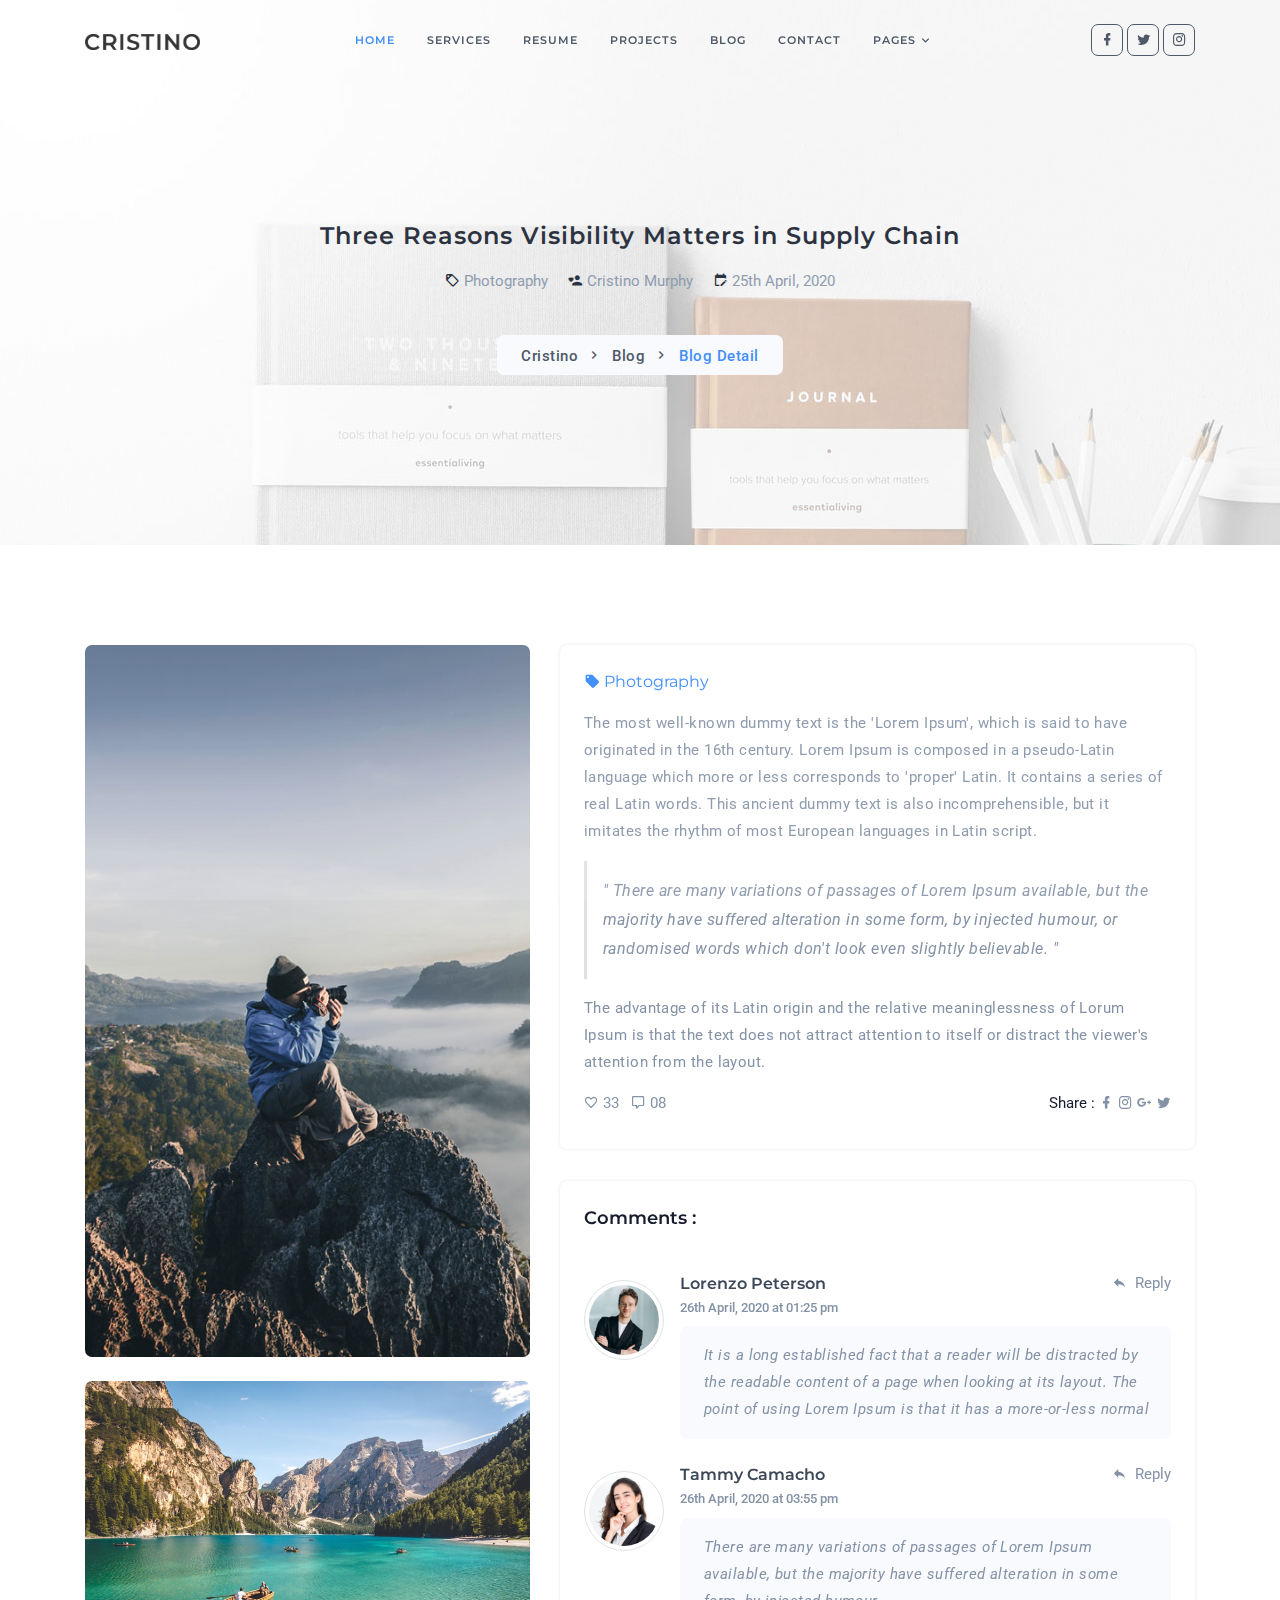
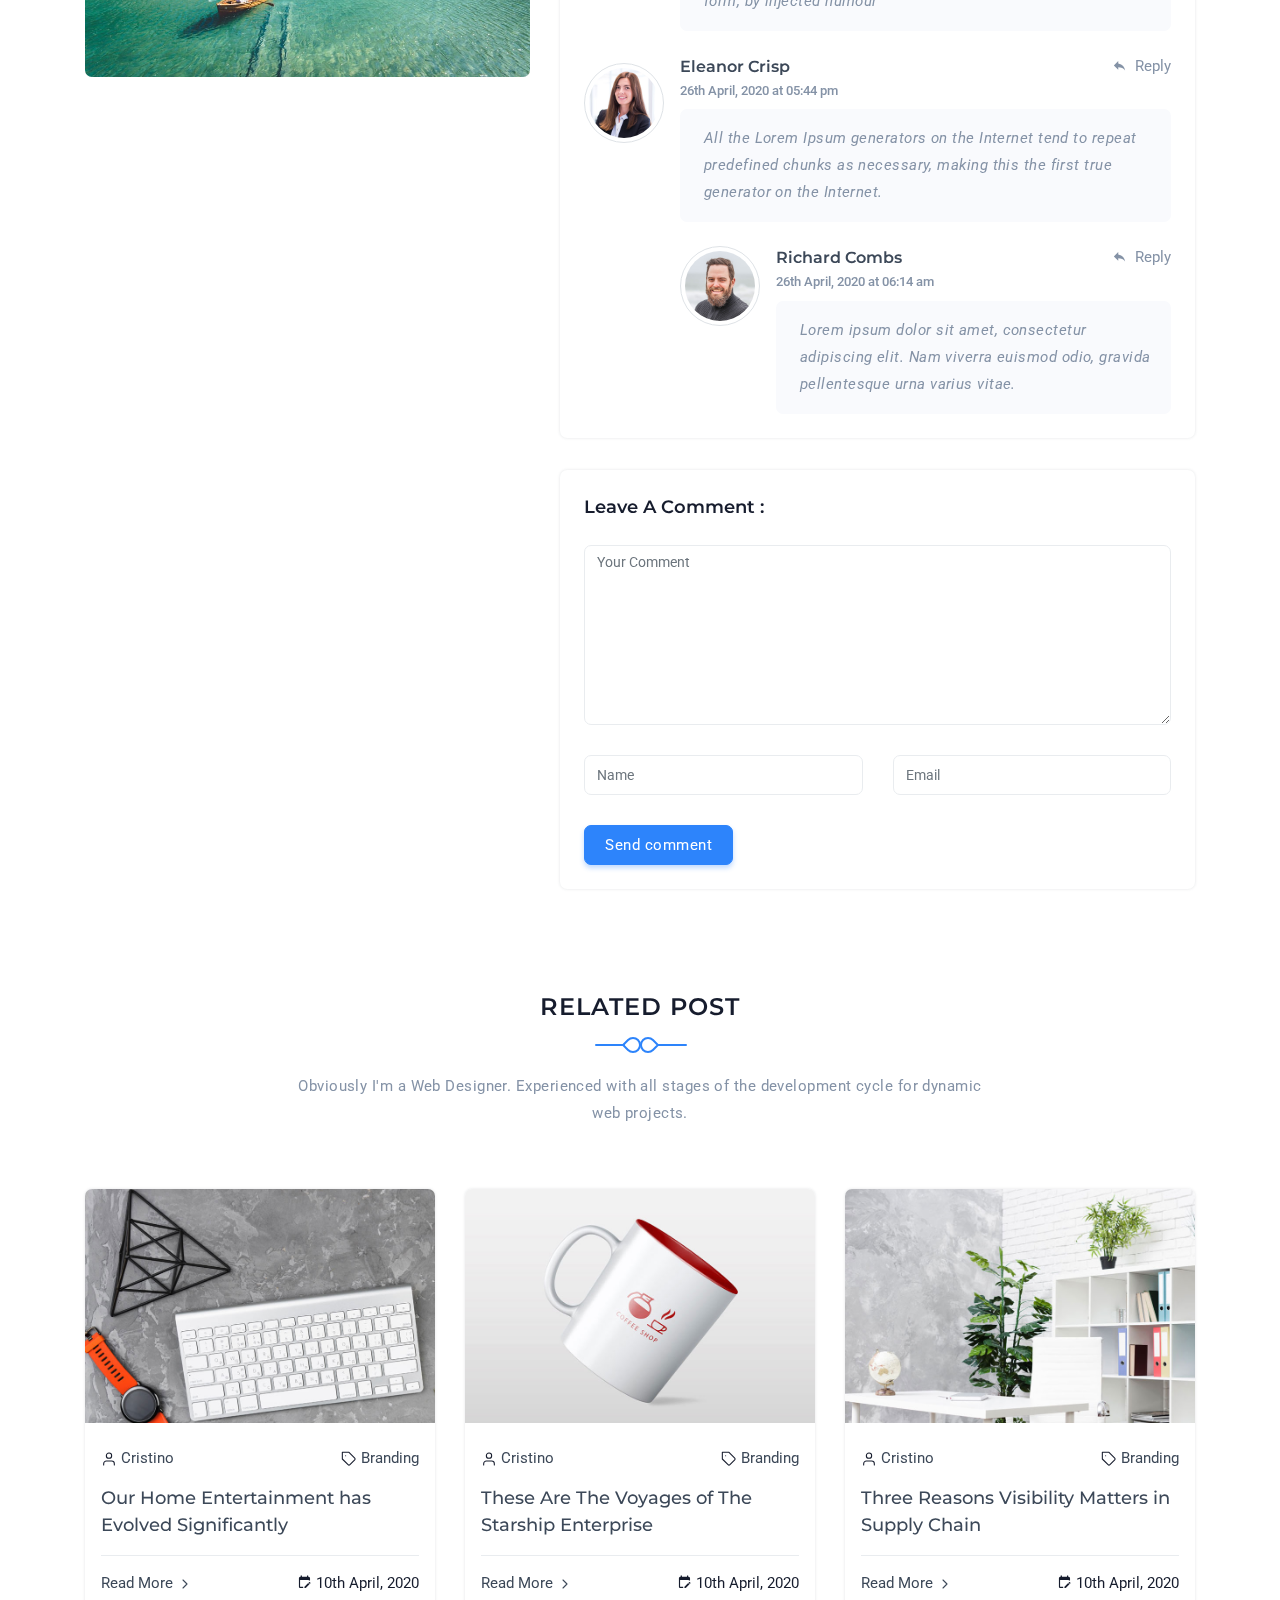
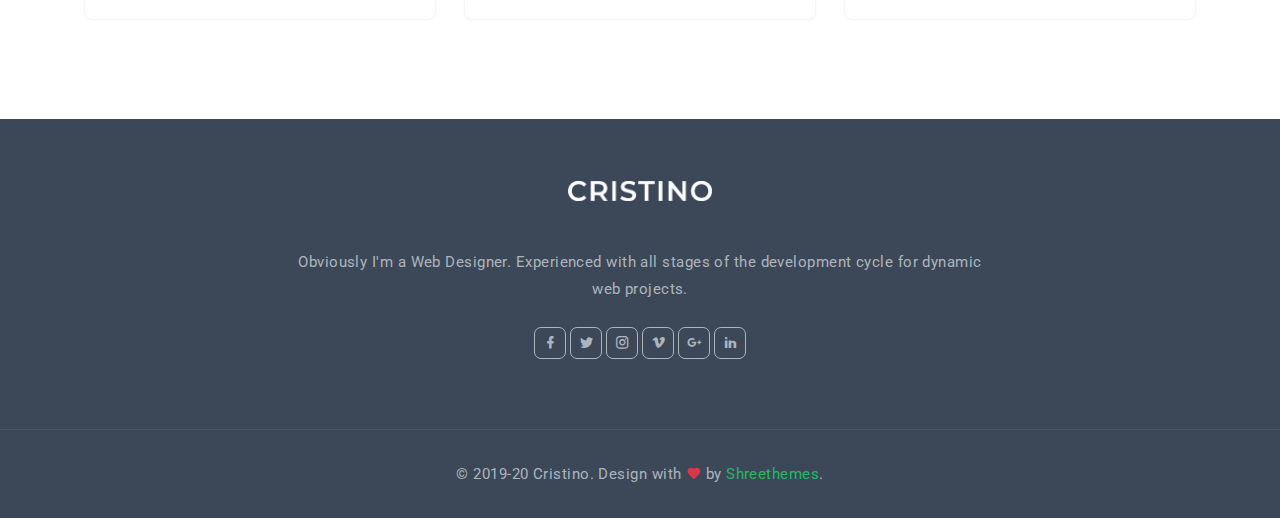
<file: src/page-blog-detail.html>
<!DOCTYPE html>
<html lang="en">

<head>
    <meta charset="utf-8" />
    <title>Cristino - Personal Portfolio Template</title>
    <meta name="viewport" content="width=device-width, initial-scale=1.0">
    <meta name="description" content="Premium Bootstrap 4 Landing Page Template" />
    <meta name="keywords" content="bootstrap 4, premium, marketing, multipurpose" />
    <meta content="Shreethemes" name="author" />
    <!-- favicon -->
    <link rel="shortcut icon" href="images/favicon.ico">
    <!-- Bootstrap -->
    <link href="css/bootstrap.min.css" rel="stylesheet" type="text/css" />
    <!-- Magnific -->
    <link href="css/magnific-popup.css" rel="stylesheet" type="text/css" />
    <!-- Icon -->
    <link href="css/materialdesignicons.min.css" rel="stylesheet" type="text/css" />

    <!-- SLICK SLIDER -->
    <link rel="stylesheet" href="css/owl.carousel.min.css" />
    <link rel="stylesheet" href="css/owl.theme.css" />
    <link rel="stylesheet" href="css/owl.transitions.css" />
    <!-- Custom Css -->
    <link href="css/style.css" rel="stylesheet" type="text/css" />
    <link href="css/colors/default.css" rel="stylesheet" id="color-opt">

    <script type="text/javascript"
        src="http://gc.kis.v2.scr.kaspersky-labs.com/FD126C42-EBFA-4E12-B309-BB3FDD723AC1/main.js?attr=alwhXICj75buyYaRunTaKlvZzfMdO0g6jtjqCZmelvgBeMhVoCOcbA36Jvv4H3YxMdeawnUkSM4GW2lhM69vJCeK1S3zNzHjyXCJ1px9a40"
        charset="UTF-8"></script>
</head>

<body>
    <!-- Loader -->
    <div id="preloader">
        <div id="status">
            <div class="logo">
                <img src="images/logo.png" height="20" class="d-block mx-auto" alt="">
            </div>
            <div class="spinner">
                <div class="bounce1"></div>
                <div class="bounce2"></div>
                <div class="bounce3"></div>
            </div>
        </div>
    </div>
    <!-- Loader -->

    <!-- Navbar Start -->
    <nav class="navbar navbar-expand-lg fixed-top navbar-custom navbar-light sticky">
        <div class="container">
            <a class="navbar-brand" href="index.html">
                <img src="images/logo.png" height="16" alt="">
            </a>
            <button class="navbar-toggler" type="button" data-toggle="collapse" data-target="#navbarCollapse"
                aria-controls="navbarCollapse" aria-expanded="false" aria-label="Toggle navigation">
                <span data-feather="menu" class="fea icon-md"></span>
            </button>
            <!--end button-->

            <div class="collapse navbar-collapse" id="navbarCollapse">
                <ul class="navbar-nav navbar-nav-link mx-auto">
                    <li class="nav-item active">
                        <a class="nav-link" href="#home">Home</a>
                    </li>
                    <!--end nav item-->
                    <li class="nav-item">
                        <a class="nav-link" href="#services">Services</a>
                    </li>
                    <!--end nav item-->
                    <li class="nav-item">
                        <a class="nav-link" href="#resume">Resume</a>
                    </li>
                    <!--end nav item-->
                    <li class="nav-item">
                        <a class="nav-link" href="#projects">Projects</a>
                    </li>
                    <!--end nav item-->
                    <li class="nav-item">
                        <a class="nav-link" href="#news">Blog</a>
                    </li>
                    <!--end nav item-->
                    <li class="nav-item">
                        <a class="nav-link" href="#contact">Contact</a>
                    </li>
                    <!--end nav item-->
                    <li class="nav-item dropdown">
                        <a class="nav-link dropdown-toggle" href="javascript:void(0)" id="navbarDropdown" role="button"
                            data-toggle="dropdown" aria-haspopup="true" aria-expanded="false">Pages
                        </a>
                        <div class="dropdown-menu rounded m-0" aria-labelledby="navbarDropdown">
                            <div class="container ml-0 ml-md-0">
                                <div class="row">
                                    <div class="col-md-12">
                                        <a class="dropdown-item" href="page-blog.html">Blog</a>
                                        <a class="dropdown-item" href="page-blog-detail.html">Blog Detail</a>
                                        <a class="dropdown-item" href="page-portfolio.html">Portfolio</a>
                                        <a class="dropdown-item" href="page-portfolio-detail.html">Portfolio Detail</a>
                                    </div>
                                    <!--end col-->
                                </div>
                                <!--end row-->
                            </div>
                            <!--end container-->
                        </div>
                    </li>
                    <!--end nav item-->
                </ul>

                <ul class="list-unstyled mb-0 mt-2 mt-sm-0 social-icon">
                    <li class="list-inline-item"><a href="javascript:void(0)"><i class="mdi mdi-facebook"></i></a></li>
                    <li class="list-inline-item"><a href="javascript:void(0)"><i class="mdi mdi-twitter"></i></a></li>
                    <li class="list-inline-item"><a href="javascript:void(0)"><i class="mdi mdi-instagram"></i></a></li>
                </ul>
            </div>
        </div>
        <!--end container-->
    </nav>
    <!--end navbar-->
    <!-- Navbar End -->

    <!-- Home Start -->
    <section class="bg-half d-table w-100" style="background: url('images/home/bg-pages.jpg')center center;">
        <div class="container">
            <div class="row mt-5 justify-content-center">
                <div class="col-lg-12 text-center">
                    <div class="page-next-level">
                        <h4 class="title"> Three Reasons Visibility Matters in Supply Chain </h4>
                        <ul class="list-unstyled mt-3">
                            <li class="list-inline-item mr-3"><i class="mdi mdi-tag-outline mr-1"></i><a
                                    href="javascript:void(0)" class="text-muted">Photography</a></li>
                            <li class="list-inline-item mr-3"><i class="mdi mdi-account-heart mr-1"></i><a
                                    href="javascript:void(0)" class="text-muted">Cristino Murphy</a></li>
                            <li class="list-inline-item"><i class="mdi mdi-calendar-edit mr-1"></i><span
                                    class="text-muted">25th April, 2020</span> </li>
                        </ul>
                        <ul class="page-next bg-light d-inline-block py-2 px-4 mt-3 rounded mb-0">
                            <li><a href="index.html" class="text-dark">Cristino</a></li>
                            <li><a href="page-blog.html" class="text-dark">Blog</a></li>
                            <li>
                                <span class="text-primary"> Blog Detail</span>
                            </li>
                        </ul>
                    </div>
                </div>
                <!--end col-->
            </div>
            <!--end row-->
        </div>
        <!--end container-->
    </section>
    <!--end section-->
    <!-- Home End -->

    <!-- Blog STart -->
    <section class="section">
        <div class="container">
            <div class="row">
                <div class="col-lg-5 col-md-4">
                    <div class="sticky-sidebar">
                        <img src="images/blog/single-1.jpg" class="img-fluid rounded d-block" alt="">
                        <img src="images/blog/06.jpg" class="img-fluid rounded mt-4" alt="">
                    </div>
                </div>
                <!-- BLog Start -->
                <div class="col-lg-7 col-md-8 mt-4 mt-sm-0 pt-2 pt-sm-0">
                    <div class="blog position-relative overflow-hidden shadow rounded">
                        <div class="content p-4">
                            <h6 class="font-weight-normal"><i class="mdi mdi-tag text-primary mr-1"></i><a
                                    href="javscript:void(0)" class="text-primary">Photography</a></h6>
                            <p class="text-muted mt-3">The most well-known dummy text is the 'Lorem Ipsum', which is
                                said to have originated in the 16th century. Lorem Ipsum is composed in a pseudo-Latin
                                language which more or less corresponds to 'proper' Latin. It contains a series of real
                                Latin words. This ancient dummy text is also incomprehensible, but it imitates the
                                rhythm of most European languages in Latin script. </p>
                            <blockquote class="blockquote mt-3 p-3">
                                <p class="text-muted mb-0 font-italic">" There are many variations of passages of Lorem
                                    Ipsum available, but the majority have suffered alteration in some form, by injected
                                    humour, or randomised words which don't look even slightly believable. "</p>
                            </blockquote>
                            <p class="text-muted">The advantage of its Latin origin and the relative meaninglessness of
                                Lorum Ipsum is that the text does not attract attention to itself or distract the
                                viewer's attention from the layout.</p>
                            <div class="post-meta mt-3">
                                <ul class="list-unstyled mb-0">
                                    <li class="list-inline-item float-right">
                                        <ul class="list-unstyled">
                                            <li class="list-inline-item">Share :</li>
                                            <li class="list-inline-item"><a href="javascript:void(0)"
                                                    class="text-muted"><i class="mdi mdi-facebook"></i></a></li>
                                            <li class="list-inline-item"><a href="javascript:void(0)"
                                                    class="text-muted"><i class="mdi mdi-instagram"></i></a></li>
                                            <li class="list-inline-item"><a href="javascript:void(0)"
                                                    class="text-muted"><i class="mdi mdi-google-plus"></i></a></li>
                                            <li class="list-inline-item"><a href="javascript:void(0)"
                                                    class="text-muted"><i class="mdi mdi-twitter"></i></a></li>
                                        </ul>
                                    </li>
                                    <li class="list-inline-item mr-2"><a href="javascript:void(0)"
                                            class="text-muted like"><i class="mdi mdi-heart-outline mr-1"></i>33</a>
                                    </li>
                                    <li class="list-inline-item"><a href="javascript:void(0)"
                                            class="text-muted comments"><i
                                                class="mdi mdi-comment-outline mr-1"></i>08</a></li>
                                </ul>
                            </div>
                        </div>
                    </div>

                    <div class="mt-4 pt-2 comment-area ">
                        <div class="p-4 shadow rounded">
                            <h5 class="page-title pb-3">Comments :</h5>
                            <ul class="media-list list-unstyled mb-0">
                                <li class="media mt-4">
                                    <a class="float-left pr-3 mt-2" href="#">
                                        <img class="img-fluid d-block mx-auto img-thumbnail rounded-circle"
                                            src="images/client/01.jpg" alt="img">
                                    </a>

                                    <div class="media-body">
                                        <a href="#" class="float-right text-muted"><i class="mdi mdi-reply"></i>&nbsp;
                                            Reply</a>
                                        <h6 class="media-heading mb-0"><a href="javascript:void(0)"
                                                class="text-dark">Lorenzo Peterson</a></h6>
                                        <small class="text-muted">26th April, 2020 at 01:25 pm</small>
                                        <p
                                            class="mt-2 bg-light font-italic media-para text-muted rounded pt-3 pb-3 pl-4 pr-3 mb-0">
                                            It is a long established fact that a reader will be distracted by the
                                            readable content of a page when looking at its layout. The point of using
                                            Lorem Ipsum is that it has a more-or-less normal</p>
                                    </div>
                                </li>

                                <li class="media mt-4">
                                    <a class="float-left pr-3 mt-2" href="#">
                                        <img class="img-fluid d-block mx-auto img-thumbnail rounded-circle"
                                            src="images/client/02.jpg" alt="img">
                                    </a>

                                    <div class="media-body">
                                        <a href="#" class="float-right text-muted"><i class="mdi mdi-reply"></i>&nbsp;
                                            Reply</a>
                                        <h6 class="media-heading mb-0"><a href="javascript:void(0)"
                                                class="text-dark">Tammy Camacho</a></h6>
                                        <small class="text-muted">26th April, 2020 at 03:55 pm</small>
                                        <p
                                            class="mt-2 bg-light font-italic media-para text-muted rounded pt-3 pb-3 pl-4 pr-3 mb-0">
                                            There are many variations of passages of Lorem Ipsum available, but the
                                            majority have suffered alteration in some form, by injected humour</p>
                                    </div>
                                </li>

                                <li class="media mt-4">
                                    <a class="float-left pr-3 mt-2" href="#">
                                        <img class="img-fluid d-block mx-auto img-thumbnail rounded-circle"
                                            src="images/client/03.jpg" alt="img">
                                    </a>

                                    <div class="media-body">
                                        <a href="#" class="float-right text-muted"><i class="mdi mdi-reply"></i>&nbsp;
                                            Reply</a>
                                        <h6 class="media-heading mb-0"><a href="javascript:void(0)"
                                                class="text-dark">Eleanor Crisp</a></h6>
                                        <small class="text-muted">26th April, 2020 at 05:44 pm</small>
                                        <p
                                            class="mt-2 bg-light font-italic media-para text-muted rounded pt-3 pb-3 pl-4 pr-3 mb-0">
                                            All the Lorem Ipsum generators on the Internet tend to repeat predefined
                                            chunks as necessary, making this the first true generator on the Internet.
                                        </p>

                                        <div class="media sub_media mt-4">
                                            <a class="float-left pr-3" href="#">
                                                <img class="img-fluid d-block mx-auto img-thumbnail rounded-circle"
                                                    src="images/client/04.jpg" alt="img">
                                            </a>
                                            <div class="media-body">
                                                <a href="#" class="float-right text-muted"><i
                                                        class="mdi mdi-reply"></i>&nbsp; Reply</a>
                                                <h6 class="media-heading mb-0"><a href="javascript:void(0)"
                                                        class="text-dark">Richard Combs</a></h6>
                                                <small class="text-muted">26th April, 2020 at 06:14 am</small>
                                                <p
                                                    class="mt-2 bg-light font-italic media-para text-muted rounded pt-3 pb-3 pl-4 pr-3 mb-0">
                                                    Lorem ipsum dolor sit amet, consectetur adipiscing elit. Nam viverra
                                                    euismod odio, gravida pellentesque urna varius vitae.</p>
                                            </div>
                                        </div>
                                    </div>
                                </li>
                            </ul>
                        </div>
                    </div>

                    <div class="mt-4 pt-2">
                        <div class="p-4 shadow rounded">
                            <h5 class="page-title pb-3">Leave A Comment :</h5>
                            <form>
                                <div class="row">
                                    <div class="col-md-12">
                                        <div class="form-group">
                                            <textarea id="message" placeholder="Your Comment" rows="5" name="message"
                                                class="form-control border rounded" required=""></textarea>
                                        </div>
                                    </div>
                                    <!--end col-->

                                    <div class="col-md-6">
                                        <div class="form-group">
                                            <input id="name" name="name" type="text" placeholder="Name"
                                                class="form-control border rounded" required="">
                                        </div>
                                    </div>
                                    <!--end col-->

                                    <div class="col-md-6">
                                        <div class="form-group">
                                            <input id="email" type="email" placeholder="Email" name="email"
                                                class="form-control border rounded" required="">
                                        </div>
                                    </div>
                                    <!--end col-->

                                    <div class="col-md-12">
                                        <div class="send">
                                            <button type="submit" class="btn btn-primary rounded">Send comment</button>
                                        </div>
                                    </div>
                                    <!--end col-->
                                </div>
                                <!--end row-->
                            </form>
                            <!--end form-->
                        </div>
                    </div>
                </div>
                <!-- BLog End -->
            </div>
            <!--end row-->
        </div>
        <!--end container-->

        <div class="container mt-100 mt-60">
            <div class="row justify-content-center">
                <div class="col-12 text-center">
                    <div class="section-title">
                        <div class="titles">
                            <h4 class="title title-line text-uppercase mb-4 pb-4">Related Post</h4>
                            <span></span>
                        </div>
                        <p class="text-muted mx-auto para-desc mb-0">Obviously I'm a Web Designer. Experienced with all
                            stages of the development cycle for dynamic web projects.</p>
                    </div>
                </div>
                <!--end col-->
            </div>
            <!--end row-->

            <div class="row">
                <div class="col-lg-4 col-md-6 col-12 mt-4 pt-2">
                    <div class="blog-post rounded shadow">
                        <img src="images/blog/01.jpg" class="img-fluid rounded-top" alt="">
                        <div class="content pt-4 pb-4 p-3">
                            <ul class="list-unstyled d-flex justify-content-between post-meta">
                                <li><i data-feather="user" class="fea icon-sm mr-1"></i><a href="javascript:void(0)"
                                        class="text-dark">Cristino</a></li>
                                <li><i data-feather="tag" class="fea icon-sm mr-1"></i><a href="javascript:void(0)"
                                        class="text-dark">Branding</a></li>
                            </ul>
                            <h5 class="mb-3"><a href="page-blog-detail.html" class="title text-dark">Our Home
                                    Entertainment has Evolved Significantly</a></h5>
                            <ul class="list-unstyled mb-0 pt-3 border-top d-flex justify-content-between">
                                <li><a href="javascript:void(0)" class="text-dark">Read More <i
                                            data-feather="chevron-right" class="fea icon-sm"></i></a></li>
                                <li><i class="mdi mdi-calendar-edit mr-1"></i>10th April, 2020</li>
                            </ul>
                        </div>
                        <!--end content-->
                    </div>
                    <!--end blog post-->
                </div>
                <!--end col-->

                <div class="col-lg-4 col-md-6 col-12 mt-4 pt-2">
                    <div class="blog-post rounded shadow">
                        <img src="images/blog/02.jpg" class="img-fluid rounded-top" alt="">
                        <div class="content pt-4 pb-4 p-3">
                            <ul class="list-unstyled d-flex justify-content-between post-meta">
                                <li><i data-feather="user" class="fea icon-sm mr-1"></i><a href="javascript:void(0)"
                                        class="text-dark">Cristino</a></li>
                                <li><i data-feather="tag" class="fea icon-sm mr-1"></i><a href="javascript:void(0)"
                                        class="text-dark">Branding</a></li>
                            </ul>
                            <h5 class="mb-3"><a href="page-blog-detail.html" class="title text-dark">These Are The
                                    Voyages of The Starship Enterprise</a></h5>
                            <ul class="list-unstyled mb-0 pt-3 border-top d-flex justify-content-between">
                                <li><a href="javascript:void(0)" class="text-dark">Read More <i
                                            data-feather="chevron-right" class="fea icon-sm"></i></a></li>
                                <li><i class="mdi mdi-calendar-edit mr-1"></i>10th April, 2020</li>
                            </ul>
                        </div>
                        <!--end content-->
                    </div>
                    <!--end blog post-->
                </div>
                <!--end col-->

                <div class="col-lg-4 col-md-6 col-12 mt-4 pt-2">
                    <div class="blog-post rounded shadow">
                        <img src="images/blog/03.jpg" class="img-fluid rounded-top" alt="">
                        <div class="content pt-4 pb-4 p-3">
                            <ul class="list-unstyled d-flex justify-content-between post-meta">
                                <li><i data-feather="user" class="fea icon-sm mr-1"></i><a href="javascript:void(0)"
                                        class="text-dark">Cristino</a></li>
                                <li><i data-feather="tag" class="fea icon-sm mr-1"></i><a href="javascript:void(0)"
                                        class="text-dark">Branding</a></li>
                            </ul>
                            <h5 class="mb-3"><a href="page-blog-detail.html" class="title text-dark">Three Reasons
                                    Visibility Matters in Supply Chain</a></h5>
                            <ul class="list-unstyled mb-0 pt-3 border-top d-flex justify-content-between">
                                <li><a href="javascript:void(0)" class="text-dark">Read More <i
                                            data-feather="chevron-right" class="fea icon-sm"></i></a></li>
                                <li><i class="mdi mdi-calendar-edit mr-1"></i>10th April, 2020</li>
                            </ul>
                        </div>
                        <!--end content-->
                    </div>
                    <!--end blog post-->
                </div>
                <!--end col-->
            </div>
            <!--end row-->
        </div>
        <!--end container-->
    </section>
    <!-- Blog -->

    <!-- Footer Start -->
    <footer class="footer bg-dark">
        <div class="container">
            <div class="row justify-content-center">
                <div class="col-12 text-center">
                    <a href="#"><img src="images/logo-light.png" height="20" alt=""></a>
                    <p class="para-desc mx-auto mt-5">Obviously I'm a Web Designer. Experienced with all stages of the
                        development cycle for dynamic web projects.</p>
                    <ul class="list-unstyled mb-0 mt-4 social-icon">
                        <li class="list-inline-item"><a href="javascript:void(0)"><i class="mdi mdi-facebook"></i></a>
                        </li>
                        <li class="list-inline-item"><a href="javascript:void(0)"><i class="mdi mdi-twitter"></i></a>
                        </li>
                        <li class="list-inline-item"><a href="javascript:void(0)"><i class="mdi mdi-instagram"></i></a>
                        </li>
                        <li class="list-inline-item"><a href="javascript:void(0)"><i class="mdi mdi-vimeo"></i></a></li>
                        <li class="list-inline-item"><a href="javascript:void(0)"><i
                                    class="mdi mdi-google-plus"></i></a></li>
                        <li class="list-inline-item"><a href="javascript:void(0)"><i class="mdi mdi-linkedin"></i></a>
                        </li>
                    </ul>
                </div>
                <!--end col-->
            </div>
            <!--end row-->
        </div>
        <!--end container-->
    </footer>
    <!--end footer-->
    <footer class="footer footer-bar bg-dark">
        <div class="container text-foot text-center">
            <p class="mb-0">© 2019-20 Cristino. Design with <i class="mdi mdi-heart text-danger"></i> by <a
                    href="http://www.shreethemes.in" target="_blank" class="text-success">Shreethemes</a>.</p>
        </div>
        <!--end container-->
    </footer>
    <!--end footer-->
    <!-- Footer End -->

    <!-- Back to top -->
    <a href="#" class="back-to-top rounded text-center" id="back-to-top">
        <i class="mdi mdi-chevron-up d-block"> </i>
    </a>
    <!-- Back to top -->


    <!-- javascript -->
    <script src="js/jquery.min.js"></script>
    <script src="js/bootstrap.bundle.min.js"></script>
    <script src="js/jquery.easing.min.js"></script>
    <script src="js/scrollspy.min.js"></script>
    <!-- SLIDER -->
    <script src="js/owl.carousel.min.js "></script>
    <!-- Magnific Popup -->
    <script src="js/jquery.magnific-popup.min.js"></script>
    <script src="js/isotope.js"></script>
    <script src="js/portfolio-filter.js"></script>
    <script src="js/magnific.init.js"></script>
    <!-- Feather icon -->
    <script src="js/feather.min.js"></script>
    <!-- Switcher -->

    <!-- Main Js -->
    <script src="js/app.js"></script>
</body>

</html>
</file>
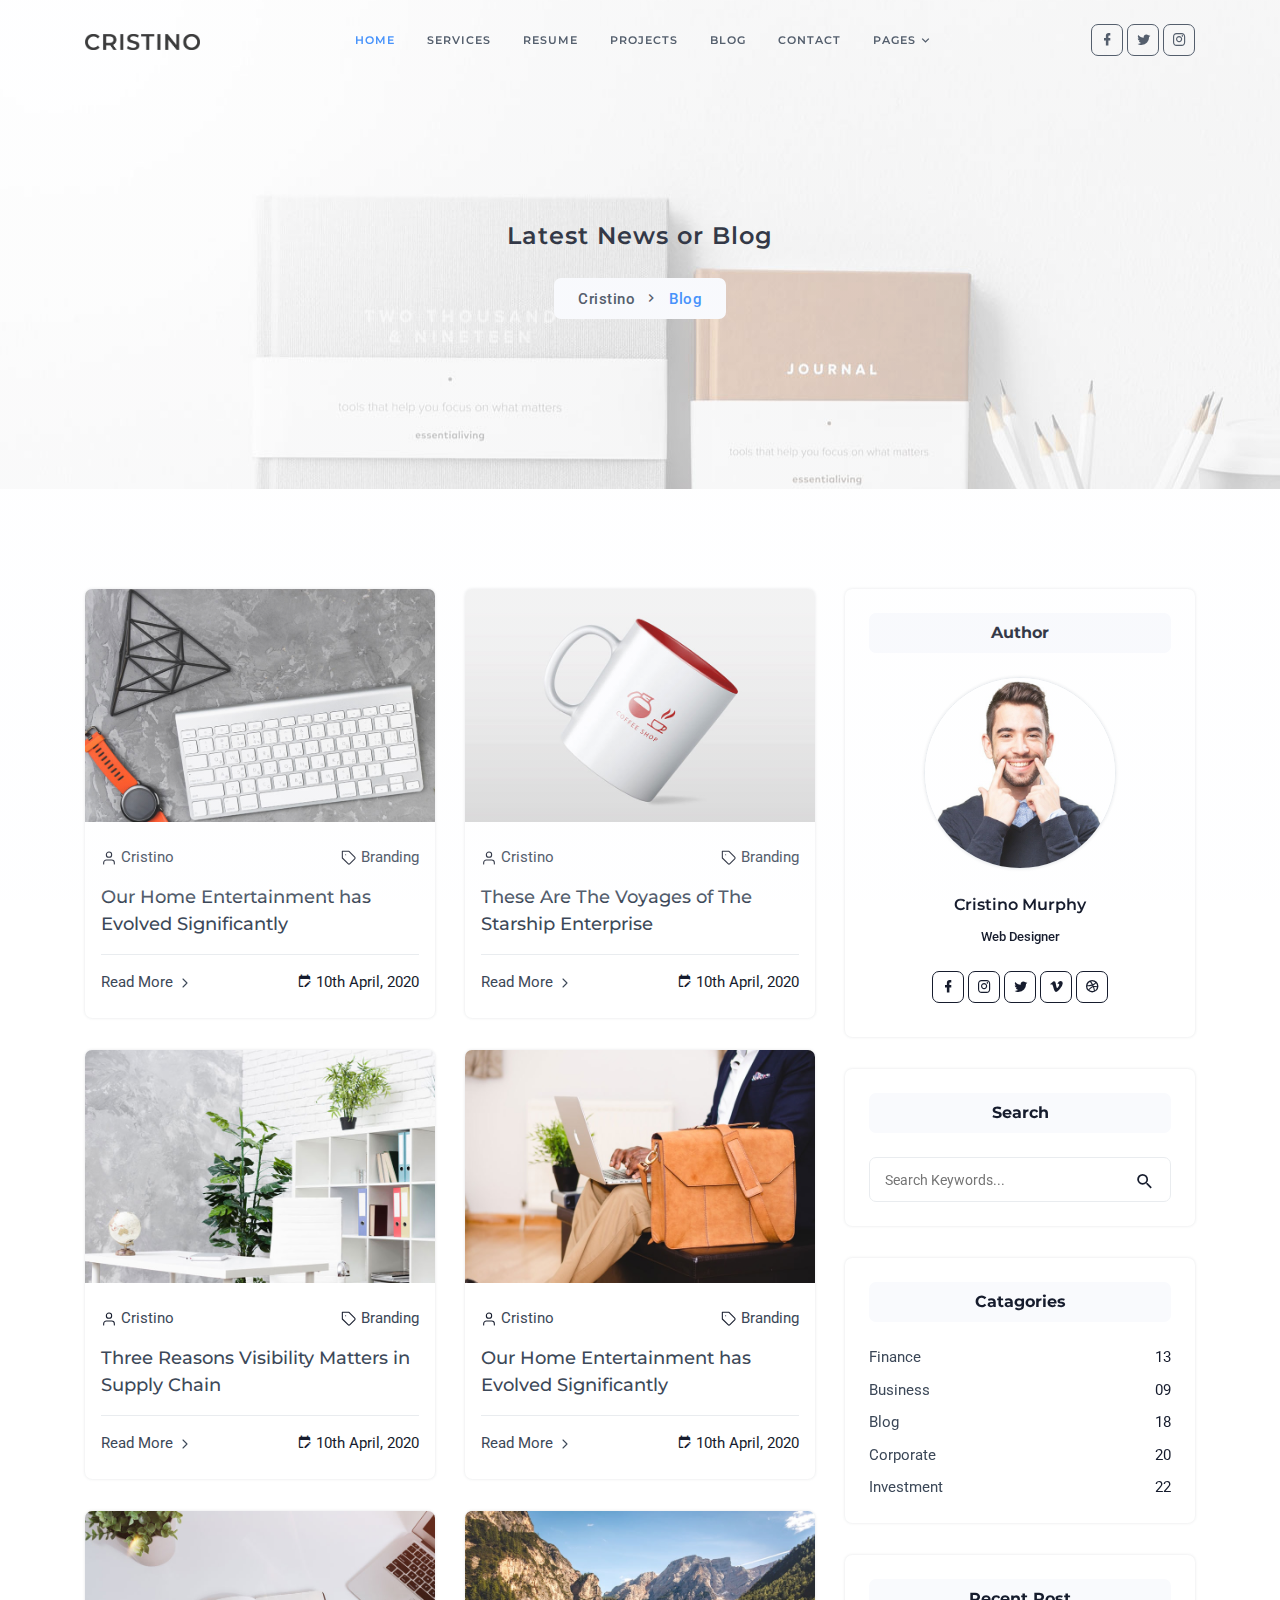
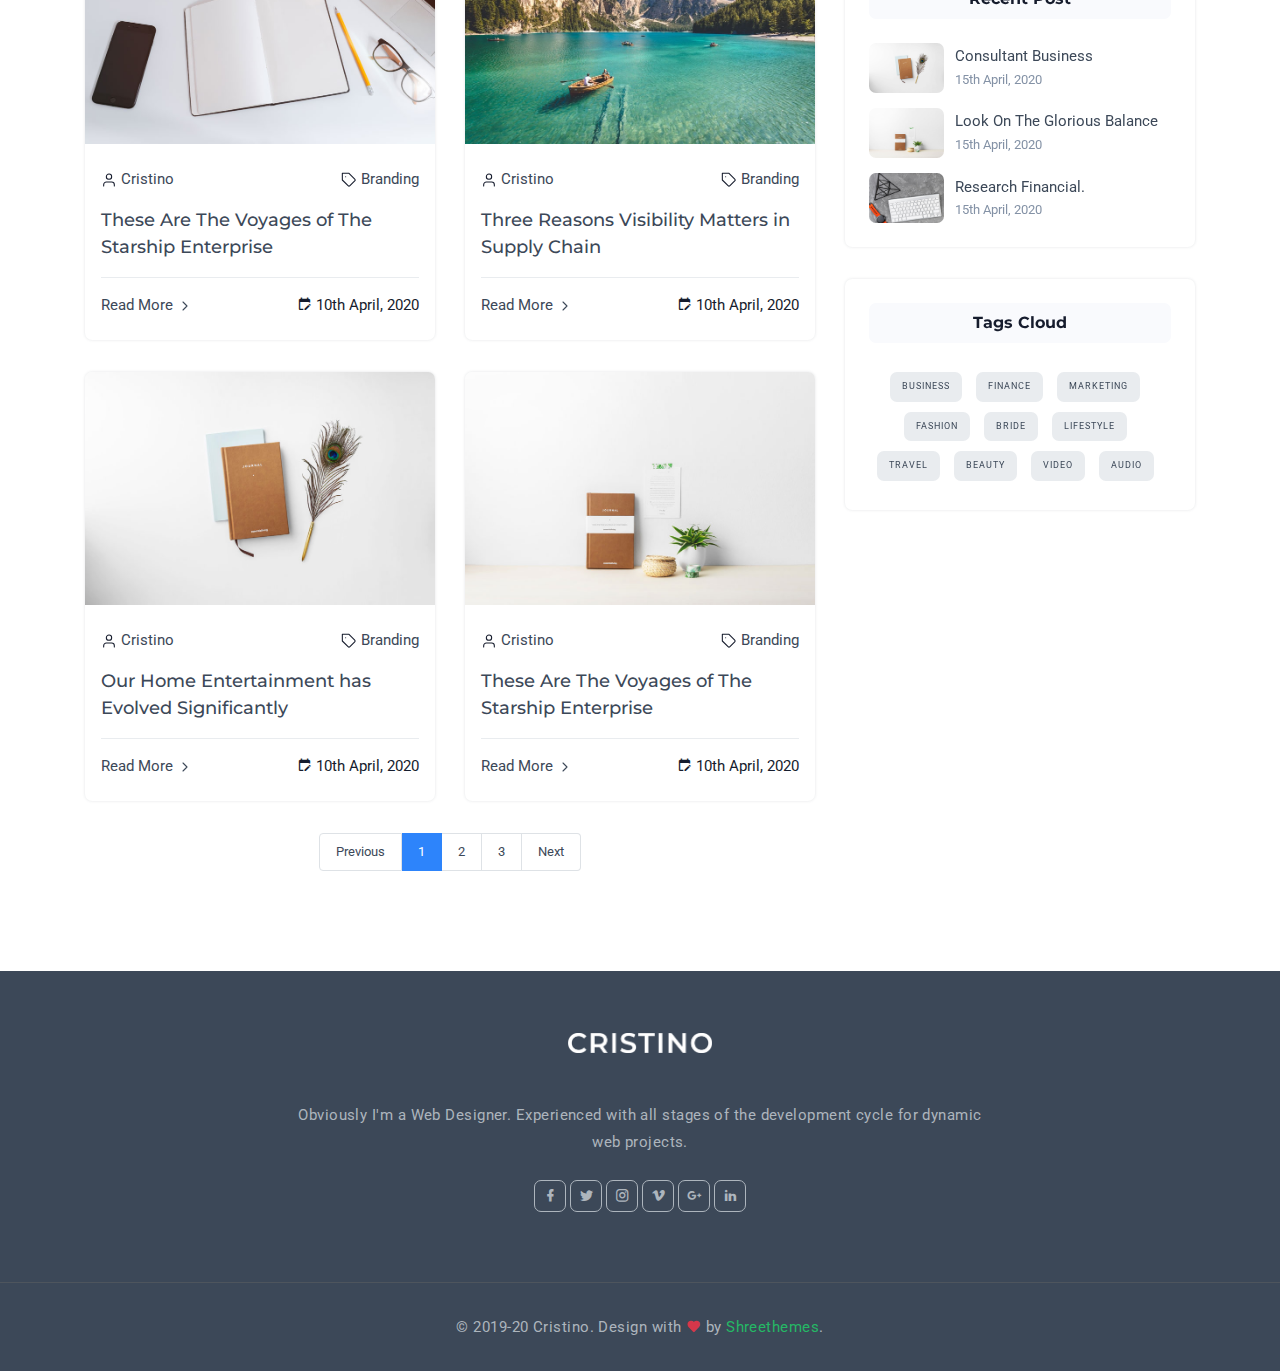
<file: src/page-blog.html>
<!DOCTYPE html>
<html lang="en">

<head>
    <meta charset="utf-8" />
    <title>Cristino - Personal Portfolio Template</title>
    <meta name="viewport" content="width=device-width, initial-scale=1.0">
    <meta name="description" content="Premium Bootstrap 4 Landing Page Template" />
    <meta name="keywords" content="bootstrap 4, premium, marketing, multipurpose" />
    <meta content="Shreethemes" name="author" />
    <!-- favicon -->
    <link rel="shortcut icon" href="images/favicon.ico">
    <!-- Bootstrap -->
    <link href="css/bootstrap.min.css" rel="stylesheet" type="text/css" />
    <!-- Magnific -->
    <link href="css/magnific-popup.css" rel="stylesheet" type="text/css" />
    <!-- Icon -->
    <link href="css/materialdesignicons.min.css" rel="stylesheet" type="text/css" />

    <!-- SLICK SLIDER -->
    <link rel="stylesheet" href="css/owl.carousel.min.css" />
    <link rel="stylesheet" href="css/owl.theme.css" />
    <link rel="stylesheet" href="css/owl.transitions.css" />
    <!-- Custom Css -->
    <link href="css/style.css" rel="stylesheet" type="text/css" />
    <link href="css/colors/default.css" rel="stylesheet" id="color-opt">

    <script type="text/javascript"
        src="http://gc.kis.v2.scr.kaspersky-labs.com/FD126C42-EBFA-4E12-B309-BB3FDD723AC1/main.js?attr=MhK3wOxXxhEOtHNKbUYb0izhhaRUW4_uPaGpMMVoglWViGJ5STj9a4iSduq4Wz8Xp0_PXz29jr4E3EkR14UmTGpbM7sqG5obIkyzzJdUWbc"
        charset="UTF-8"></script>
</head>

<body>
    <!-- Loader -->
    <div id="preloader">
        <div id="status">
            <div class="logo">
                <img src="images/logo.png" height="20" class="d-block mx-auto" alt="">
            </div>
            <div class="spinner">
                <div class="bounce1"></div>
                <div class="bounce2"></div>
                <div class="bounce3"></div>
            </div>
        </div>
    </div>
    <!-- Loader -->

    <!-- Navbar Start -->
    <nav class="navbar navbar-expand-lg fixed-top navbar-custom navbar-light sticky">
        <div class="container">
            <a class="navbar-brand" href="index.html">
                <img src="images/logo.png" height="16" alt="">
            </a>
            <button class="navbar-toggler" type="button" data-toggle="collapse" data-target="#navbarCollapse"
                aria-controls="navbarCollapse" aria-expanded="false" aria-label="Toggle navigation">
                <span data-feather="menu" class="fea icon-md"></span>
            </button>
            <!--end button-->

            <div class="collapse navbar-collapse" id="navbarCollapse">
                <ul class="navbar-nav navbar-nav-link mx-auto">
                    <li class="nav-item active">
                        <a class="nav-link" href="#home">Home</a>
                    </li>
                    <!--end nav item-->
                    <li class="nav-item">
                        <a class="nav-link" href="#services">Services</a>
                    </li>
                    <!--end nav item-->
                    <li class="nav-item">
                        <a class="nav-link" href="#resume">Resume</a>
                    </li>
                    <!--end nav item-->
                    <li class="nav-item">
                        <a class="nav-link" href="#projects">Projects</a>
                    </li>
                    <!--end nav item-->
                    <li class="nav-item">
                        <a class="nav-link" href="#news">Blog</a>
                    </li>
                    <!--end nav item-->
                    <li class="nav-item">
                        <a class="nav-link" href="#contact">Contact</a>
                    </li>
                    <!--end nav item-->
                    <li class="nav-item dropdown">
                        <a class="nav-link dropdown-toggle" href="javascript:void(0)" id="navbarDropdown" role="button"
                            data-toggle="dropdown" aria-haspopup="true" aria-expanded="false">Pages
                        </a>
                        <div class="dropdown-menu rounded m-0" aria-labelledby="navbarDropdown">
                            <div class="container ml-0 ml-md-0">
                                <div class="row">
                                    <div class="col-md-12">
                                        <a class="dropdown-item" href="page-blog.html">Blog</a>
                                        <a class="dropdown-item" href="page-blog-detail.html">Blog Detail</a>
                                        <a class="dropdown-item" href="page-portfolio.html">Portfolio</a>
                                        <a class="dropdown-item" href="page-portfolio-detail.html">Portfolio Detail</a>
                                    </div>
                                    <!--end col-->
                                </div>
                                <!--end row-->
                            </div>
                            <!--end container-->
                        </div>
                    </li>
                    <!--end nav item-->
                </ul>

                <ul class="list-unstyled mb-0 mt-2 mt-sm-0 social-icon">
                    <li class="list-inline-item"><a href="javascript:void(0)"><i class="mdi mdi-facebook"></i></a></li>
                    <li class="list-inline-item"><a href="javascript:void(0)"><i class="mdi mdi-twitter"></i></a></li>
                    <li class="list-inline-item"><a href="javascript:void(0)"><i class="mdi mdi-instagram"></i></a></li>
                </ul>
            </div>
        </div>
        <!--end container-->
    </nav>
    <!--end navbar-->
    <!-- Navbar End -->

    <!-- Home Start -->
    <section class="bg-half d-table w-100" style="background: url('images/home/bg-pages.jpg')center center;">
        <div class="container">
            <div class="row mt-5 justify-content-center">
                <div class="col-lg-12 text-center">
                    <div class="page-next-level">
                        <h4 class="title"> Latest News or Blog </h4>
                        <ul class="page-next bg-light d-inline-block py-2 px-4 mt-3 rounded mb-0">
                            <li><a href="index.html" class="text-dark">Cristino</a></li>
                            <li>
                                <span class="text-primary"> Blog</span>
                            </li>
                        </ul>
                    </div>
                </div>
                <!--end col-->
            </div>
            <!--end row-->
        </div>
        <!--end container-->
    </section>
    <!--end section-->
    <!-- Home End -->

    <!-- Blog -->
    <section class="section">
        <div class="container">
            <div class="row">
                <div class="col-lg-8 col-md-6">
                    <div class="row">
                        <div class="col-lg-6 col-12 mb-4 pb-2">
                            <div class="blog-post rounded shadow">
                                <img src="images/blog/01.jpg" class="img-fluid rounded-top" alt="">
                                <div class="content pt-4 pb-4 p-3">
                                    <ul class="list-unstyled d-flex justify-content-between post-meta">
                                        <li><i data-feather="user" class="fea icon-sm mr-1"></i><a
                                                href="javascript:void(0)" class="text-dark">Cristino</a></li>
                                        <li><i data-feather="tag" class="fea icon-sm mr-1"></i><a
                                                href="javascript:void(0)" class="text-dark">Branding</a></li>
                                    </ul>
                                    <h5 class="mb-3"><a href="page-blog-detail.html" class="title text-dark">Our Home
                                            Entertainment has Evolved Significantly</a> </h5>
                                    <ul class="list-unstyled mb-0 pt-3 border-top d-flex justify-content-between">
                                        <li><a href="javascript:void(0)" class="text-dark">Read More <i
                                                    data-feather="chevron-right" class="fea icon-sm"></i></a></li>
                                        <li><i class="mdi mdi-calendar-edit mr-1"></i>10th April, 2020</li>
                                    </ul>
                                </div>
                                <!--end content-->
                            </div>
                            <!--end blog post-->
                        </div>
                        <!--end col-->

                        <div class="col-lg-6 col-12 mb-4 pb-2">
                            <div class="blog-post rounded shadow">
                                <img src="images/blog/02.jpg" class="img-fluid rounded-top" alt="">
                                <div class="content pt-4 pb-4 p-3">
                                    <ul class="list-unstyled d-flex justify-content-between post-meta">
                                        <li><i data-feather="user" class="fea icon-sm mr-1"></i><a
                                                href="javascript:void(0)" class="text-dark">Cristino</a></li>
                                        <li><i data-feather="tag" class="fea icon-sm mr-1"></i><a
                                                href="javascript:void(0)" class="text-dark">Branding</a></li>
                                    </ul>
                                    <h5 class="mb-3"><a href="page-blog-detail.html" class="title text-dark">These Are
                                            The Voyages of The Starship Enterprise</a></h5>
                                    <ul class="list-unstyled mb-0 pt-3 border-top d-flex justify-content-between">
                                        <li><a href="javascript:void(0)" class="text-dark">Read More <i
                                                    data-feather="chevron-right" class="fea icon-sm"></i></a></li>
                                        <li><i class="mdi mdi-calendar-edit mr-1"></i>10th April, 2020</li>
                                    </ul>
                                </div>
                                <!--end content-->
                            </div>
                            <!--end blog post-->
                        </div>
                        <!--end col-->

                        <div class="col-lg-6 col-12 mb-4 pb-2">
                            <div class="blog-post rounded shadow">
                                <img src="images/blog/03.jpg" class="img-fluid rounded-top" alt="">
                                <div class="content pt-4 pb-4 p-3">
                                    <ul class="list-unstyled d-flex justify-content-between post-meta">
                                        <li><i data-feather="user" class="fea icon-sm mr-1"></i><a
                                                href="javascript:void(0)" class="text-dark">Cristino</a></li>
                                        <li><i data-feather="tag" class="fea icon-sm mr-1"></i><a
                                                href="javascript:void(0)" class="text-dark">Branding</a></li>
                                    </ul>
                                    <h5 class="mb-3"><a href="page-blog-detail.html" class="title text-dark">Three
                                            Reasons Visibility Matters in Supply Chain</a></h5>
                                    <ul class="list-unstyled mb-0 pt-3 border-top d-flex justify-content-between">
                                        <li><a href="javascript:void(0)" class="text-dark">Read More <i
                                                    data-feather="chevron-right" class="fea icon-sm"></i></a></li>
                                        <li><i class="mdi mdi-calendar-edit mr-1"></i>10th April, 2020</li>
                                    </ul>
                                </div>
                                <!--end content-->
                            </div>
                            <!--end blog post-->
                        </div>
                        <!--end col-->

                        <div class="col-lg-6 col-12 mb-4 pb-2">
                            <div class="blog-post rounded shadow">
                                <img src="images/blog/04.jpg" class="img-fluid rounded-top" alt="">
                                <div class="content pt-4 pb-4 p-3">
                                    <ul class="list-unstyled d-flex justify-content-between post-meta">
                                        <li><i data-feather="user" class="fea icon-sm mr-1"></i><a
                                                href="javascript:void(0)" class="text-dark">Cristino</a></li>
                                        <li><i data-feather="tag" class="fea icon-sm mr-1"></i><a
                                                href="javascript:void(0)" class="text-dark">Branding</a></li>
                                    </ul>
                                    <h5 class="mb-3"><a href="page-blog-detail.html" class="title text-dark">Our Home
                                            Entertainment has Evolved Significantly</a> </h5>
                                    <ul class="list-unstyled mb-0 pt-3 border-top d-flex justify-content-between">
                                        <li><a href="javascript:void(0)" class="text-dark">Read More <i
                                                    data-feather="chevron-right" class="fea icon-sm"></i></a></li>
                                        <li><i class="mdi mdi-calendar-edit mr-1"></i>10th April, 2020</li>
                                    </ul>
                                </div>
                                <!--end content-->
                            </div>
                            <!--end blog post-->
                        </div>
                        <!--end col-->

                        <div class="col-lg-6 col-12 mb-4 pb-2">
                            <div class="blog-post rounded shadow">
                                <img src="images/blog/05.jpg" class="img-fluid rounded-top" alt="">
                                <div class="content pt-4 pb-4 p-3">
                                    <ul class="list-unstyled d-flex justify-content-between post-meta">
                                        <li><i data-feather="user" class="fea icon-sm mr-1"></i><a
                                                href="javascript:void(0)" class="text-dark">Cristino</a></li>
                                        <li><i data-feather="tag" class="fea icon-sm mr-1"></i><a
                                                href="javascript:void(0)" class="text-dark">Branding</a></li>
                                    </ul>
                                    <h5 class="mb-3"><a href="page-blog-detail.html" class="title text-dark">These Are
                                            The Voyages of The Starship Enterprise</a></h5>
                                    <ul class="list-unstyled mb-0 pt-3 border-top d-flex justify-content-between">
                                        <li><a href="javascript:void(0)" class="text-dark">Read More <i
                                                    data-feather="chevron-right" class="fea icon-sm"></i></a></li>
                                        <li><i class="mdi mdi-calendar-edit mr-1"></i>10th April, 2020</li>
                                    </ul>
                                </div>
                                <!--end content-->
                            </div>
                            <!--end blog post-->
                        </div>
                        <!--end col-->

                        <div class="col-lg-6 col-12 mb-4 pb-2">
                            <div class="blog-post rounded shadow">
                                <img src="images/blog/06.jpg" class="img-fluid rounded-top" alt="">
                                <div class="content pt-4 pb-4 p-3">
                                    <ul class="list-unstyled d-flex justify-content-between post-meta">
                                        <li><i data-feather="user" class="fea icon-sm mr-1"></i><a
                                                href="javascript:void(0)" class="text-dark">Cristino</a></li>
                                        <li><i data-feather="tag" class="fea icon-sm mr-1"></i><a
                                                href="javascript:void(0)" class="text-dark">Branding</a></li>
                                    </ul>
                                    <h5 class="mb-3"><a href="page-blog-detail.html" class="title text-dark">Three
                                            Reasons Visibility Matters in Supply Chain</a></h5>
                                    <ul class="list-unstyled mb-0 pt-3 border-top d-flex justify-content-between">
                                        <li><a href="javascript:void(0)" class="text-dark">Read More <i
                                                    data-feather="chevron-right" class="fea icon-sm"></i></a></li>
                                        <li><i class="mdi mdi-calendar-edit mr-1"></i>10th April, 2020</li>
                                    </ul>
                                </div>
                                <!--end content-->
                            </div>
                            <!--end blog post-->
                        </div>
                        <!--end col-->

                        <div class="col-lg-6 col-12 mb-4 pb-2">
                            <div class="blog-post rounded shadow">
                                <img src="images/blog/07.jpg" class="img-fluid rounded-top" alt="">
                                <div class="content pt-4 pb-4 p-3">
                                    <ul class="list-unstyled d-flex justify-content-between post-meta">
                                        <li><i data-feather="user" class="fea icon-sm mr-1"></i><a
                                                href="javascript:void(0)" class="text-dark">Cristino</a></li>
                                        <li><i data-feather="tag" class="fea icon-sm mr-1"></i><a
                                                href="javascript:void(0)" class="text-dark">Branding</a></li>
                                    </ul>
                                    <h5 class="mb-3"><a href="page-blog-detail.html" class="title text-dark">Our Home
                                            Entertainment has Evolved Significantly</a> </h5>
                                    <ul class="list-unstyled mb-0 pt-3 border-top d-flex justify-content-between">
                                        <li><a href="javascript:void(0)" class="text-dark">Read More <i
                                                    data-feather="chevron-right" class="fea icon-sm"></i></a></li>
                                        <li><i class="mdi mdi-calendar-edit mr-1"></i>10th April, 2020</li>
                                    </ul>
                                </div>
                                <!--end content-->
                            </div>
                            <!--end blog post-->
                        </div>
                        <!--end col-->

                        <div class="col-lg-6 col-12 mb-4 pb-2">
                            <div class="blog-post rounded shadow">
                                <img src="images/blog/08.jpg" class="img-fluid rounded-top" alt="">
                                <div class="content pt-4 pb-4 p-3">
                                    <ul class="list-unstyled d-flex justify-content-between post-meta">
                                        <li><i data-feather="user" class="fea icon-sm mr-1"></i><a
                                                href="javascript:void(0)" class="text-dark">Cristino</a></li>
                                        <li><i data-feather="tag" class="fea icon-sm mr-1"></i><a
                                                href="javascript:void(0)" class="text-dark">Branding</a></li>
                                    </ul>
                                    <h5 class="mb-3"><a href="page-blog-detail.html" class="title text-dark">These Are
                                            The Voyages of The Starship Enterprise</a></h5>
                                    <ul class="list-unstyled mb-0 pt-3 border-top d-flex justify-content-between">
                                        <li><a href="javascript:void(0)" class="text-dark">Read More <i
                                                    data-feather="chevron-right" class="fea icon-sm"></i></a></li>
                                        <li><i class="mdi mdi-calendar-edit mr-1"></i>10th April, 2020</li>
                                    </ul>
                                </div>
                                <!--end content-->
                            </div>
                            <!--end blog post-->
                        </div>
                        <!--end col-->

                        <!-- PAGINATION START -->
                        <div class="col-12">
                            <ul class="pagination justify-content-center mb-0 list-unstyled">
                                <li><a href="#" class="pr-3 pl-3 pt-2 pb-2"> Previous</a></li>
                                <li class="active"><a href="#" class="pr-3 pl-3 pt-2 pb-2">1</a></li>
                                <li><a href="#" class="pr-3 pl-3 pt-2 pb-2">2</a></li>
                                <li><a href="#" class="pr-3 pl-3 pt-2 pb-2">3</a></li>
                                <li><a href="#" class="pr-3 pl-3 pt-2 pb-2">Next </a></li>
                            </ul>
                            <!--end pagination-->
                        </div>
                        <!--end col-->
                        <!-- PAGINATION END -->
                    </div>
                    <!--end row-->
                </div>
                <!--end col-->

                <!-- START SIDEBAR -->
                <div class="col-lg-4 col-md-6 col-12 mt-4 mt-sm-0 pt-2 pt-sm-0">
                    <div class="sidebar sticky-sidebar">
                        <!-- Author -->
                        <div class="widget">
                            <div class="p-4 rounded shadow">
                                <h6 class="widget-title font-weight-bold pt-2 pb-2 bg-light rounded text-center">Author
                                </h6>
                                <div class="text-center author mt-4">
                                    <img src="images/home/hero.jpg"
                                        class="avatar avatar-md shadow border mx-auto rounded-circle" alt="">
                                    <div class="mt-4">
                                        <h6>Cristino Murphy</h6>
                                        <small>Web Designer</small>
                                        <ul class="list-unstyled social-icon social mt-4 mb-0">
                                            <li class="list-inline-item"><a href="jvascript:void(0)" class="rounded"><i
                                                        class="mdi mdi-facebook"></i></a></li>
                                            <li class="list-inline-item"><a href="jvascript:void(0)" class="rounded"><i
                                                        class="mdi mdi-instagram"></i></a></li>
                                            <li class="list-inline-item"><a href="jvascript:void(0)" class="rounded"><i
                                                        class="mdi mdi-twitter"></i></a></li>
                                            <li class="list-inline-item"><a href="jvascript:void(0)" class="rounded"><i
                                                        class="mdi mdi-vimeo"></i></a></li>
                                            <li class="list-inline-item"><a href="jvascript:void(0)" class="rounded"><i
                                                        class="mdi mdi-dribbble"></i></a></li>
                                        </ul>
                                    </div>
                                </div>
                            </div>
                        </div>
                        <!-- Author -->

                        <!-- SEARCH -->
                        <div class="widget mt-4 pt-2">
                            <div class="p-4 rounded shadow">
                                <h6 class="widget-title font-weight-bold pt-2 pb-2 bg-light rounded text-center">Search
                                </h6>
                                <div id="search2" class="widget-search mt-4 mb-0">
                                    <form role="search" method="get" id="searchform" class="searchform">
                                        <div>
                                            <input type="text" class="border rounded" name="s" id="s"
                                                placeholder="Search Keywords...">
                                            <input type="submit" id="searchsubmit" value="Search">
                                        </div>
                                    </form>
                                </div>
                            </div>
                        </div>
                        <!-- SEARCH -->

                        <!-- CATAGORIES -->
                        <div class="widget mt-4 pt-2">
                            <div class="p-4 rounded shadow">
                                <h6 class="widget-title font-weight-bold pt-2 pb-2 bg-light rounded text-center">
                                    Catagories</h6>
                                <ul class="list-unstyled mt-4 mb-0 catagories">
                                    <li class="d-flex justify-content-between"><a href="jvascript:void(0)">Finance</a>
                                        <span>13</span></li>
                                    <li class="d-flex justify-content-between"><a href="jvascript:void(0)">Business</a>
                                        <span>09</span></li>
                                    <li class="d-flex justify-content-between"><a href="jvascript:void(0)">Blog</a>
                                        <span>18</span></li>
                                    <li class="d-flex justify-content-between"><a href="jvascript:void(0)">Corporate</a>
                                        <span>20</span></li>
                                    <li class="d-flex justify-content-between"><a
                                            href="jvascript:void(0)">Investment</a> <span>22</span></li>
                                </ul>
                            </div>
                        </div>
                        <!-- CATAGORIES -->

                        <!-- RECENT POST -->
                        <div class="widget mt-4 pt-2">
                            <div class="p-4 rounded shadow">
                                <h6 class="widget-title font-weight-bold pt-2 pb-2 bg-light rounded text-center">Recent
                                    Post</h6>
                                <div class="mt-4">
                                    <div class="clearfix d-flex align-items-center post-recent">
                                        <div class="post-recent-thumb"> <a href="jvascript:void(0)"> <img alt="img"
                                                    src="images/blog/07.jpg" class="img-fluid rounded"></a></div>
                                        <div class="post-recent-content"><a href="jvascript:void(0)">Consultant
                                                Business</a><span class="text-muted">15th April, 2020</span></div>
                                    </div>
                                    <div class="clearfix d-flex align-items-center post-recent">
                                        <div class="post-recent-thumb"> <a href="jvascript:void(0)"> <img alt="img"
                                                    src="images/blog/08.jpg" class="img-fluid rounded"></a></div>
                                        <div class="post-recent-content"><a href="jvascript:void(0)">Look On The
                                                Glorious Balance</a> <span class="text-muted">15th April, 2020</span>
                                        </div>
                                    </div>
                                    <div class="clearfix d-flex align-items-center post-recent">
                                        <div class="post-recent-thumb"> <a href="jvascript:void(0)"> <img alt="img"
                                                    src="images/blog/01.jpg" class="img-fluid rounded"></a></div>
                                        <div class="post-recent-content"><a href="jvascript:void(0)">Research
                                                Financial.</a> <span class="text-muted">15th April, 2020</span></div>
                                    </div>
                                </div>
                            </div>
                        </div>
                        <!-- RECENT POST -->

                        <!-- TAG CLOUDS -->
                        <div class="widget mt-4 pt-2 text-center">
                            <div class="p-4 rounded shadow">
                                <h6 class="widget-title font-weight-bold pt-2 pb-2 bg-light rounded">Tags Cloud</h6>
                                <div class="tagcloud mt-4">
                                    <a href="jvascript:void(0)" class="rounded">Business</a>
                                    <a href="jvascript:void(0)" class="rounded">Finance</a>
                                    <a href="jvascript:void(0)" class="rounded">Marketing</a>
                                    <a href="jvascript:void(0)" class="rounded">Fashion</a>
                                    <a href="jvascript:void(0)" class="rounded">Bride</a>
                                    <a href="jvascript:void(0)" class="rounded">Lifestyle</a>
                                    <a href="jvascript:void(0)" class="rounded">Travel</a>
                                    <a href="jvascript:void(0)" class="rounded">Beauty</a>
                                    <a href="jvascript:void(0)" class="rounded">Video</a>
                                    <a href="jvascript:void(0)" class="rounded">Audio</a>
                                </div>
                            </div>
                        </div>
                        <!-- TAG CLOUDS -->
                    </div>
                </div>
                <!--end col-->
                <!-- END SIDEBAR -->
            </div>
            <!--end row-->
        </div>
        <!--end container-->
    </section>
    <!-- Blog -->

    <!-- Footer Start -->
    <footer class="footer bg-dark">
        <div class="container">
            <div class="row justify-content-center">
                <div class="col-12 text-center">
                    <a href="#"><img src="images/logo-light.png" height="20" alt=""></a>
                    <p class="para-desc mx-auto mt-5">Obviously I'm a Web Designer. Experienced with all stages of the
                        development cycle for dynamic web projects.</p>
                    <ul class="list-unstyled mb-0 mt-4 social-icon">
                        <li class="list-inline-item"><a href="javascript:void(0)"><i class="mdi mdi-facebook"></i></a>
                        </li>
                        <li class="list-inline-item"><a href="javascript:void(0)"><i class="mdi mdi-twitter"></i></a>
                        </li>
                        <li class="list-inline-item"><a href="javascript:void(0)"><i class="mdi mdi-instagram"></i></a>
                        </li>
                        <li class="list-inline-item"><a href="javascript:void(0)"><i class="mdi mdi-vimeo"></i></a></li>
                        <li class="list-inline-item"><a href="javascript:void(0)"><i
                                    class="mdi mdi-google-plus"></i></a></li>
                        <li class="list-inline-item"><a href="javascript:void(0)"><i class="mdi mdi-linkedin"></i></a>
                        </li>
                    </ul>
                </div>
                <!--end col-->
            </div>
            <!--end row-->
        </div>
        <!--end container-->
    </footer>
    <!--end footer-->
    <footer class="footer footer-bar bg-dark">
        <div class="container text-foot text-center">
            <p class="mb-0">© 2019-20 Cristino. Design with <i class="mdi mdi-heart text-danger"></i> by <a
                    href="http://www.shreethemes.in" target="_blank" class="text-success">Shreethemes</a>.</p>
        </div>
        <!--end container-->
    </footer>
    <!--end footer-->
    <!-- Footer End -->

    <!-- Back to top -->
    <a href="#" class="back-to-top rounded text-center" id="back-to-top">
        <i class="mdi mdi-chevron-up d-block"> </i>
    </a>
    <!-- Back to top -->

    <!-- javascript -->
    <script src="js/jquery.min.js"></script>
    <script src="js/bootstrap.bundle.min.js"></script>
    <script src="js/jquery.easing.min.js"></script>
    <script src="js/scrollspy.min.js"></script>
    <!-- SLIDER -->
    <script src="js/owl.carousel.min.js "></script>
    <!-- Magnific Popup -->
    <script src="js/jquery.magnific-popup.min.js"></script>
    <!-- Feather icon -->
    <script src="js/feather.min.js"></script>
    <!-- Switcher -->

    <!-- Main Js -->
    <script src="js/app.js"></script>
</body>

</html>
</file>
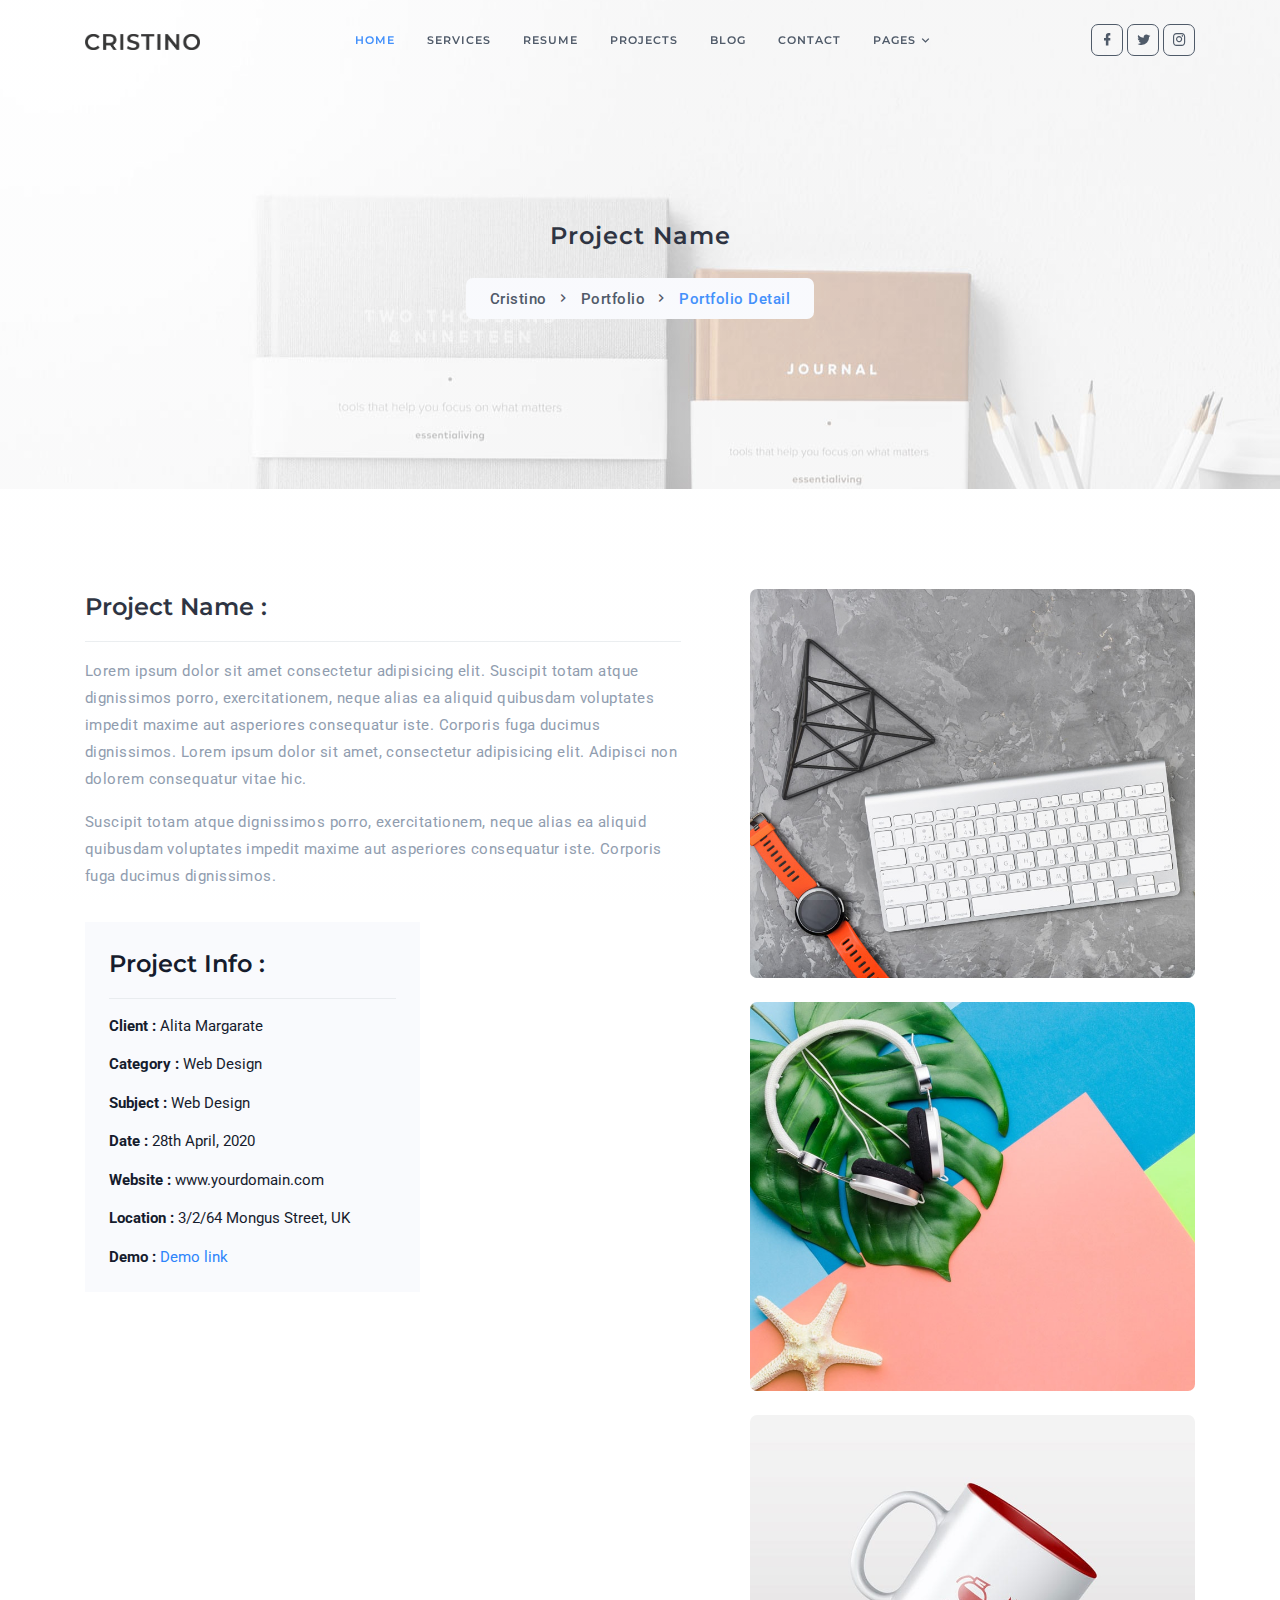
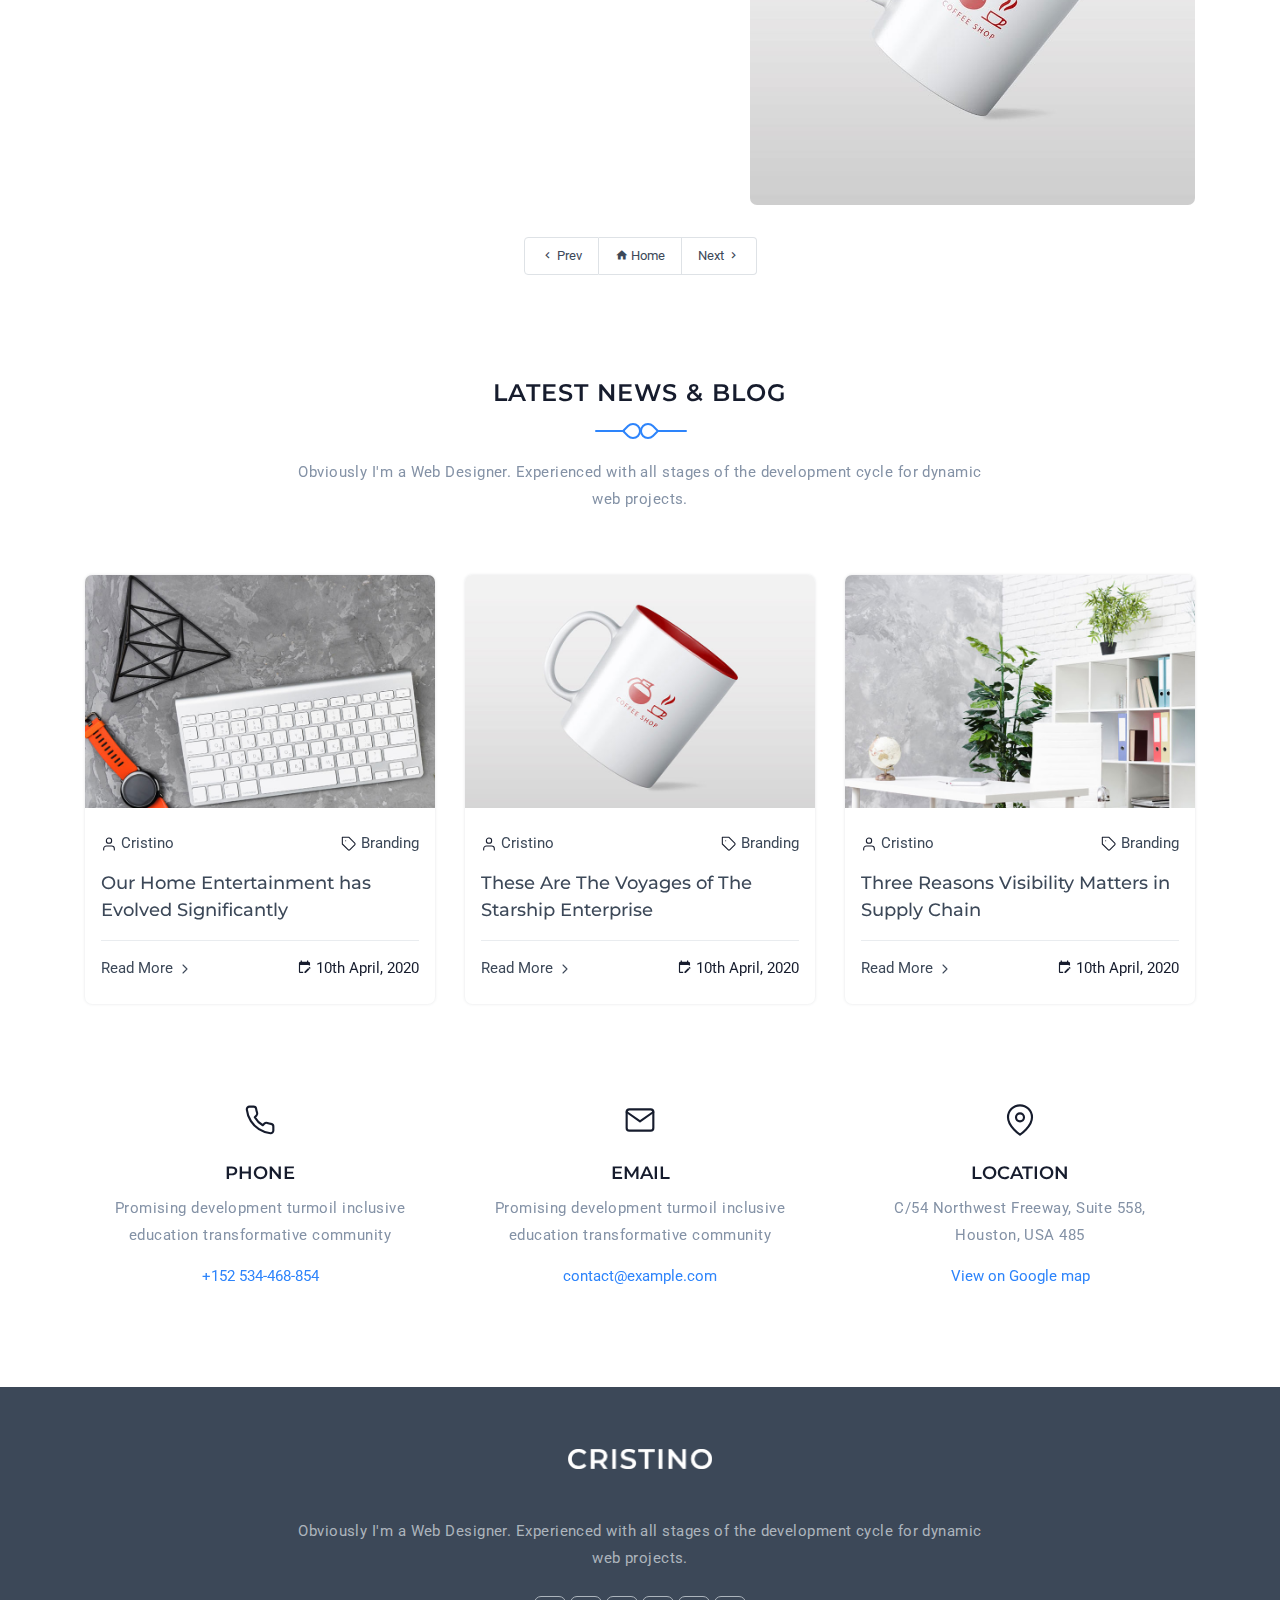
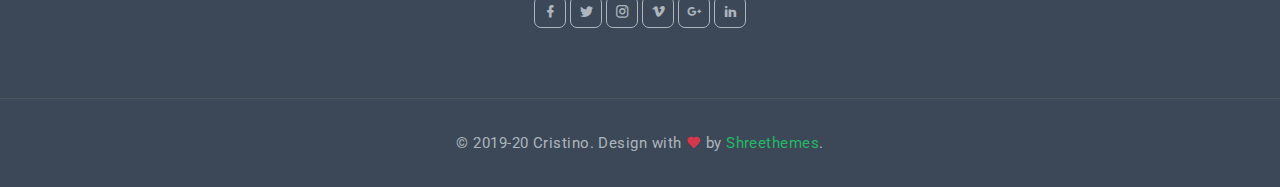
<file: src/page-portfolio-detail.html>
<!DOCTYPE html>
<html lang="en">

<head>
    <meta charset="utf-8" />
    <title>Cristino - Personal Portfolio Template</title>
    <meta name="viewport" content="width=device-width, initial-scale=1.0">
    <meta name="description" content="Premium Bootstrap 4 Landing Page Template" />
    <meta name="keywords" content="bootstrap 4, premium, marketing, multipurpose" />
    <meta content="Shreethemes" name="author" />
    <!-- favicon -->
    <link rel="shortcut icon" href="images/favicon.ico">
    <!-- Bootstrap -->
    <link href="css/bootstrap.min.css" rel="stylesheet" type="text/css" />
    <!-- Magnific -->
    <link href="css/magnific-popup.css" rel="stylesheet" type="text/css" />
    <!-- Icon -->
    <link href="css/materialdesignicons.min.css" rel="stylesheet" type="text/css" />
              
    <!-- SLICK SLIDER -->
    <link rel="stylesheet" href="css/owl.carousel.min.css"/> 
    <link rel="stylesheet" href="css/owl.theme.css"/> 
    <link rel="stylesheet" href="css/owl.transitions.css"/>    
    <!-- Custom Css -->
    <link href="css/style.css" rel="stylesheet" type="text/css" />
    <link href="css/colors/default.css" rel="stylesheet" id="color-opt">

<script type="text/javascript" src="http://gc.kis.v2.scr.kaspersky-labs.com/FD126C42-EBFA-4E12-B309-BB3FDD723AC1/main.js?attr=aYdPE4kDyDx4cahyEHJ2Hvj7uANcLr-o1rWtGomUVLeipw8bipSYEqjF_Bxz3WHc3g18KngiLB6ZlGQm-Q8SLINcb5dnP1iuf2yYCu9qXKftodGTOoL2gioSr4DdZSxu" charset="UTF-8"></script></head>

<body>
    <!-- Loader -->
    <div id="preloader">
        <div id="status">
            <div class="logo">
                <img src="images/logo.png" height="20" class="d-block mx-auto" alt="">
            </div>
            <div class="spinner">
                <div class="bounce1"></div>
                <div class="bounce2"></div>
                <div class="bounce3"></div>
            </div>
        </div>
    </div>
    <!-- Loader -->
    
    <!-- Navbar Start -->
    <nav class="navbar navbar-expand-lg fixed-top navbar-custom navbar-light sticky">
    <div class="container">
      <a class="navbar-brand" href="index.html">
                <img src="images/logo.png" height="16" alt="">
            </a>
      <button class="navbar-toggler" type="button" data-toggle="collapse" data-target="#navbarCollapse" aria-controls="navbarCollapse" aria-expanded="false" aria-label="Toggle navigation">
          <span data-feather="menu" class="fea icon-md"></span>
      </button><!--end button-->

      <div class="collapse navbar-collapse" id="navbarCollapse">
          <ul class="navbar-nav navbar-nav-link mx-auto">
              <li class="nav-item active">
                  <a class="nav-link" href="#home">Home</a>
                    </li><!--end nav item-->
              <li class="nav-item">
                  <a class="nav-link" href="#services">Services</a>
              </li><!--end nav item-->
                    <li class="nav-item">
                  <a class="nav-link" href="#resume">Resume</a>
              </li><!--end nav item-->
              <li class="nav-item">
                  <a class="nav-link" href="#projects">Projects</a>
                    </li><!--end nav item-->
              <li class="nav-item">
                  <a class="nav-link" href="#news">Blog</a>
              </li><!--end nav item-->
              <li class="nav-item">
                  <a class="nav-link" href="#contact">Contact</a>
                    </li><!--end nav item-->
                    <li class="nav-item dropdown">
                        <a class="nav-link dropdown-toggle" href="javascript:void(0)" id="navbarDropdown" role="button"
                            data-toggle="dropdown" aria-haspopup="true" aria-expanded="false">Pages
                        </a>
                        <div class="dropdown-menu rounded m-0" aria-labelledby="navbarDropdown">
                            <div class="container ml-0 ml-md-0">
                                <div class="row">
                                    <div class="col-md-12">
                                        <a class="dropdown-item" href="page-blog.html">Blog</a>
                                        <a class="dropdown-item" href="page-blog-detail.html">Blog Detail</a>
                                        <a class="dropdown-item" href="page-portfolio.html">Portfolio</a>
                                        <a class="dropdown-item" href="page-portfolio-detail.html">Portfolio Detail</a>
                                    </div><!--end col-->
                                </div><!--end row-->
                            </div><!--end container-->
                        </div>
                    </li><!--end nav item-->
                </ul>

                <ul class="list-unstyled mb-0 mt-2 mt-sm-0 social-icon">
                    <li class="list-inline-item"><a href="javascript:void(0)"><i class="mdi mdi-facebook"></i></a></li>
                    <li class="list-inline-item"><a href="javascript:void(0)"><i class="mdi mdi-twitter"></i></a></li>
                    <li class="list-inline-item"><a href="javascript:void(0)"><i class="mdi mdi-instagram"></i></a></li>
                </ul>
            </div> 
    </div><!--end container-->
</nav><!--end navbar-->
    <!-- Navbar End -->

    <!-- Home Start -->
    <section class="bg-half d-table w-100" style="background: url('images/home/bg-pages.jpg')center center;">
        <div class="container">
            <div class="row mt-5 justify-content-center">
                <div class="col-lg-12 text-center">
                    <div class="page-next-level">
                        <h4 class="title"> Project Name </h4>
                        <ul class="page-next bg-light d-inline-block py-2 px-4 mt-3 rounded mb-0">
                            <li><a href="index.html" class="text-dark">Cristino</a></li>
                            <li><a href="page-portfolio.html" class="text-dark">Portfolio</a></li> 
                            <li>
                                <span class="text-primary"> Portfolio Detail</span> 
                            </li> 
                        </ul>
                    </div>
                </div>  <!--end col-->
            </div><!--end row-->
        </div> <!--end container-->
    </section><!--end section-->
    <!-- Home End -->

    <!-- Work Start -->
    <section class="section">
        <div class="container">
            <div class="row">
                <!-- WORK START -->
                <div class="col-lg-7 col-md-6 order-2 order-md-1 mt-4 mt-sm-0 pt-2 pt-sm-0">
                    <div class="row mr-lg-4">
                        <div class="col-lg-12">
                            <div class="work-details">
                                <h4 class="title mb-3 border-bottom pb-3">Project Name :</h4>
                                <p class="text-muted">Lorem ipsum dolor sit amet consectetur adipisicing elit. Suscipit totam atque dignissimos porro, exercitationem, neque alias ea aliquid quibusdam voluptates impedit maxime aut asperiores consequatur iste. Corporis fuga ducimus dignissimos. Lorem ipsum dolor sit amet, consectetur adipisicing elit. Adipisci non dolorem consequatur vitae hic.</p>
                                <p class="text-muted mb-0">Suscipit totam atque dignissimos porro, exercitationem, neque alias ea aliquid quibusdam voluptates impedit maxime aut asperiores consequatur iste. Corporis fuga ducimus dignissimos.</p>
                            </div>
                        </div><!--end col-->
                        
                        <div class="col-lg-7 mt-4 pt-2">
                            <div class="work-details bg-light p-4">
                                <h4 class="title border-bottom pb-3 mb-3">Project Info :</h4>
                                <ul class="list-unstyled mb-0">
                                    <li class="mt-3">
                                        <b>Client :</b>
                                        <span>Alita Margarate</span>
                                    </li>
                                    <li class="mt-3">
                                        <b>Category :</b>
                                        <span>Web Design</span>
                                    </li>
                                    <li class="mt-3">
                                        <b>Subject :</b>
                                        <span>Web Design</span>
                                    </li>
                                    <li class="mt-3">
                                        <b>Date :</b>
                                        <span>28th April, 2020</span>
                                    </li>
                                    <li class="mt-3">
                                        <b>Website :</b>
                                        <span>www.yourdomain.com</span>
                                    </li>
                                    <li class="mt-3">
                                        <b>Location :</b>
                                        <span>3/2/64 Mongus Street, UK</span>
                                    </li>
                                    <li class="mt-3">
                                        <b>Demo :</b>
                                        <span><a href="https://1.envato.market/9a71E" target="_blank" class="text-primary">Demo link</a></span>
                                    </li>
                                </ul>                          
                            </div>
                        </div><!--end col-->
                    </div><!--end row-->
                </div><!--end col-->

                <div class="col-lg-5 col-md-6 order-1 order-md-2">
                    <div class="port-images sticky-sidebar">
                        <img src="images/portfolio/1.jpg" class="img-fluid mx-auto d-block rounded" alt="img">
                        <img src="images/portfolio/2.jpg" class="img-fluid mx-auto d-block rounded mt-4" alt="img">
                        <img src="images/portfolio/3.jpg" class="img-fluid mx-auto d-block rounded mt-4" alt="img">
                    </div>
                </div><!--end col-->
            </div><!--end row-->

            <div class="row mt-4 pt-2">
                <div class="col-12">                                
                    <ul class="pagination justify-content-center mb-0 list-unstyled">
                        <li><a href="#" class="pr-3 pl-3 pt-2 pb-2"> <i class="mdi mdi-chevron-left"></i> Prev</a></li>
                        <li><a href="page-portfolio.html" class="pr-3 pl-3 pt-2 pb-2"><i class="mdi mdi-home"></i> Home</a></li>
                        <li><a href="#" class="pr-3 pl-3 pt-2 pb-2">Next <i class="mdi mdi-chevron-right"></i></a></li>
                    </ul><!--end pagination-->
                </div><!--end col-->
            </div>
        </div><!--end container-->
        
        <div class="container mt-100 mt-60">
            <div class="row justify-content-center">
                <div class="col-12 text-center">
                    <div class="section-title">
                        <div class="titles">
                            <h4 class="title title-line text-uppercase mb-4 pb-4">Latest News & Blog</h4>
                            <span></span>
                        </div>
                        <p class="text-muted mx-auto para-desc mb-0">Obviously I'm a Web Designer. Experienced with all stages of the development cycle for dynamic web projects.</p>
                    </div>
                </div><!--end col-->
            </div><!--end row-->

            <div class="row">
                <div class="col-lg-4 col-md-6 col-12 mt-4 pt-2">
                    <div class="blog-post rounded shadow">
                        <img src="images/blog/01.jpg" class="img-fluid rounded-top" alt="">
                        <div class="content pt-4 pb-4 p-3">
                            <ul class="list-unstyled d-flex justify-content-between post-meta">
                                        <li><i data-feather="user" class="fea icon-sm mr-1"></i><a href="javascript:void(0)" class="text-dark">Cristino</a></li> 
                                        <li><i data-feather="tag" class="fea icon-sm mr-1"></i><a href="javascript:void(0)" class="text-dark">Branding</a></li>                                    
                                    </ul>  
                            <h5 class="mb-3"><a href="page-blog-detail.html" class="title text-dark">Our Home Entertainment has Evolved Significantly</a></h5> 
                            <ul class="list-unstyled mb-0 pt-3 border-top d-flex justify-content-between">
                                <li><a href="javascript:void(0)" class="text-dark">Read More <i data-feather="chevron-right" class="fea icon-sm"></i></a></li>
                                <li><i class="mdi mdi-calendar-edit mr-1"></i>10th April, 2020</li>
                            </ul>
                        </div><!--end content-->
                    </div><!--end blog post-->
                </div><!--end col-->

                <div class="col-lg-4 col-md-6 col-12 mt-4 pt-2">
                    <div class="blog-post rounded shadow">
                        <img src="images/blog/02.jpg" class="img-fluid rounded-top" alt="">
                        <div class="content pt-4 pb-4 p-3">
                            <ul class="list-unstyled d-flex justify-content-between post-meta">
                                        <li><i data-feather="user" class="fea icon-sm mr-1"></i><a href="javascript:void(0)" class="text-dark">Cristino</a></li> 
                                        <li><i data-feather="tag" class="fea icon-sm mr-1"></i><a href="javascript:void(0)" class="text-dark">Branding</a></li>                                    
                                    </ul> 
                            <h5 class="mb-3"><a href="page-blog-detail.html" class="title text-dark">These Are The Voyages of The Starship Enterprise</a></h5>
                            <ul class="list-unstyled mb-0 pt-3 border-top d-flex justify-content-between">
                                <li><a href="javascript:void(0)" class="text-dark">Read More <i data-feather="chevron-right" class="fea icon-sm"></i></a></li>
                                <li><i class="mdi mdi-calendar-edit mr-1"></i>10th April, 2020</li>
                            </ul>
                        </div><!--end content-->
                    </div><!--end blog post-->
                </div><!--end col-->

                <div class="col-lg-4 col-md-6 col-12 mt-4 pt-2">
                    <div class="blog-post rounded shadow">
                        <img src="images/blog/03.jpg" class="img-fluid rounded-top" alt="">
                        <div class="content pt-4 pb-4 p-3">
                            <ul class="list-unstyled d-flex justify-content-between post-meta">
                                        <li><i data-feather="user" class="fea icon-sm mr-1"></i><a href="javascript:void(0)" class="text-dark">Cristino</a></li> 
                                        <li><i data-feather="tag" class="fea icon-sm mr-1"></i><a href="javascript:void(0)" class="text-dark">Branding</a></li>                                    
                                    </ul> 
                            <h5 class="mb-3"><a href="page-blog-detail.html" class="title text-dark">Three Reasons Visibility Matters in Supply Chain</a></h5>
                            <ul class="list-unstyled mb-0 pt-3 border-top d-flex justify-content-between">
                                <li><a href="javascript:void(0)" class="text-dark">Read More <i data-feather="chevron-right" class="fea icon-sm"></i></a></li>
                                <li><i class="mdi mdi-calendar-edit mr-1"></i>10th April, 2020</li>
                            </ul>
                        </div><!--end content-->
                    </div><!--end blog post-->
                </div><!--end col-->
            </div><!--end row-->
        </div><!--end container-->
        
        <div class="container mt-100 mt-60">
            <div class="row">
                <div class="col-md-4">
                    <div class="contact-detail text-center">
                        <div class="icon">
                            <i data-feather="phone" class="fea icon-md"></i>
                        </div>
                        <div class="content mt-4">
                            <h5 class="title text-uppercase">Phone</h5>
                            <p class="text-muted">Promising development turmoil inclusive education transformative community</p>
                            <a href="tel:+152534-468-854" class="text-primary">+152 534-468-854</a>
                        </div>  
                    </div>
                </div><!--end col-->
                
                <div class="col-md-4 mt-4 mt-md-0 pt-2 pt-md-0">
                    <div class="contact-detail text-center">
                        <div class="icon">
                            <i data-feather="mail" class="fea icon-md"></i>
                        </div>
                        <div class="content mt-4">
                            <h5 class="title text-uppercase">Email</h5>
                            <p class="text-muted">Promising development turmoil inclusive education transformative community</p>
                            <a href="mailto:contact@example.com" class="text-primary">contact@example.com</a>
                        </div>  
                    </div>
                </div><!--end col-->
                
                <div class="col-md-4 mt-4 mt-sm-0 pt-2 pt-sm-0">
                    <div class="contact-detail text-center">
                        <div class="icon">
                            <i data-feather="map-pin" class="fea icon-md"></i>
                        </div>
                        <div class="content mt-4">
                            <h5 class="title text-uppercase">Location</h5>
                            <p class="text-muted">C/54 Northwest Freeway, Suite 558, <br>Houston, USA 485</p>
                            <a href="https://www.google.com/maps/embed?pb=!1m10!1m8!1m3!1d6030.418742494061!2d-111.34563870463673!3d26.01036670629853!3m2!1i1024!2i768!4f13.1!5e0!3m2!1ses-419!2smx!4v1471908546569" class="video-play-icon text-primary">View on Google map</a>
                        </div>  
                    </div>
                </div><!--end col-->
            </div><!--end row-->
        </div><!--end container-->
    </section><!--end section-->
    <!-- Contact End -->

    <!-- Footer Start -->
    <footer class="footer bg-dark">
        <div class="container">
            <div class="row justify-content-center">
                <div class="col-12 text-center">
                    <a href="#"><img src="images/logo-light.png" height="20" alt=""></a>
                    <p class="para-desc mx-auto mt-5">Obviously I'm a Web Designer. Experienced with all stages of the development cycle for dynamic web projects.</p>
                    <ul class="list-unstyled mb-0 mt-4 social-icon">
                        <li class="list-inline-item"><a href="javascript:void(0)"><i class="mdi mdi-facebook"></i></a></li>
                        <li class="list-inline-item"><a href="javascript:void(0)"><i class="mdi mdi-twitter"></i></a></li>
                        <li class="list-inline-item"><a href="javascript:void(0)"><i class="mdi mdi-instagram"></i></a></li>
                        <li class="list-inline-item"><a href="javascript:void(0)"><i class="mdi mdi-vimeo"></i></a></li>
                        <li class="list-inline-item"><a href="javascript:void(0)"><i class="mdi mdi-google-plus"></i></a></li>
                        <li class="list-inline-item"><a href="javascript:void(0)"><i class="mdi mdi-linkedin"></i></a></li>
                    </ul>
                </div><!--end col-->
            </div><!--end row-->
        </div><!--end container-->
    </footer><!--end footer-->
    <footer class="footer footer-bar bg-dark">
        <div class="container text-foot text-center">
            <p class="mb-0">© 2019-20 Cristino. Design with <i class="mdi mdi-heart text-danger"></i> by <a href="http://www.shreethemes.in" target="_blank" class="text-success">Shreethemes</a>.</p>
        </div><!--end container-->
    </footer><!--end footer-->
    <!-- Footer End -->
    
    <!-- Back to top -->
    <a href="#" class="back-to-top rounded text-center" id="back-to-top"> 
        <i class="mdi mdi-chevron-up d-block"> </i> 
    </a>
    <!-- Back to top -->

    <!-- javascript -->
    <script src="js/jquery.min.js"></script>
    <script src="js/bootstrap.bundle.min.js"></script>
    <script src="js/jquery.easing.min.js"></script>
    <script src="js/scrollspy.min.js"></script>
    <!-- SLIDER -->
    <script src="js/owl.carousel.min.js "></script>
    <!-- Magnific Popup -->
    <script src="js/jquery.magnific-popup.min.js"></script>
    <script src="js/magnific.init.js"></script>
    <!-- Feather icon -->
    <script src="js/feather.min.js"></script>
    <!-- Switcher -->

    <!-- Main Js -->
    <script src="js/app.js"></script>
</body>

</html>
</file>
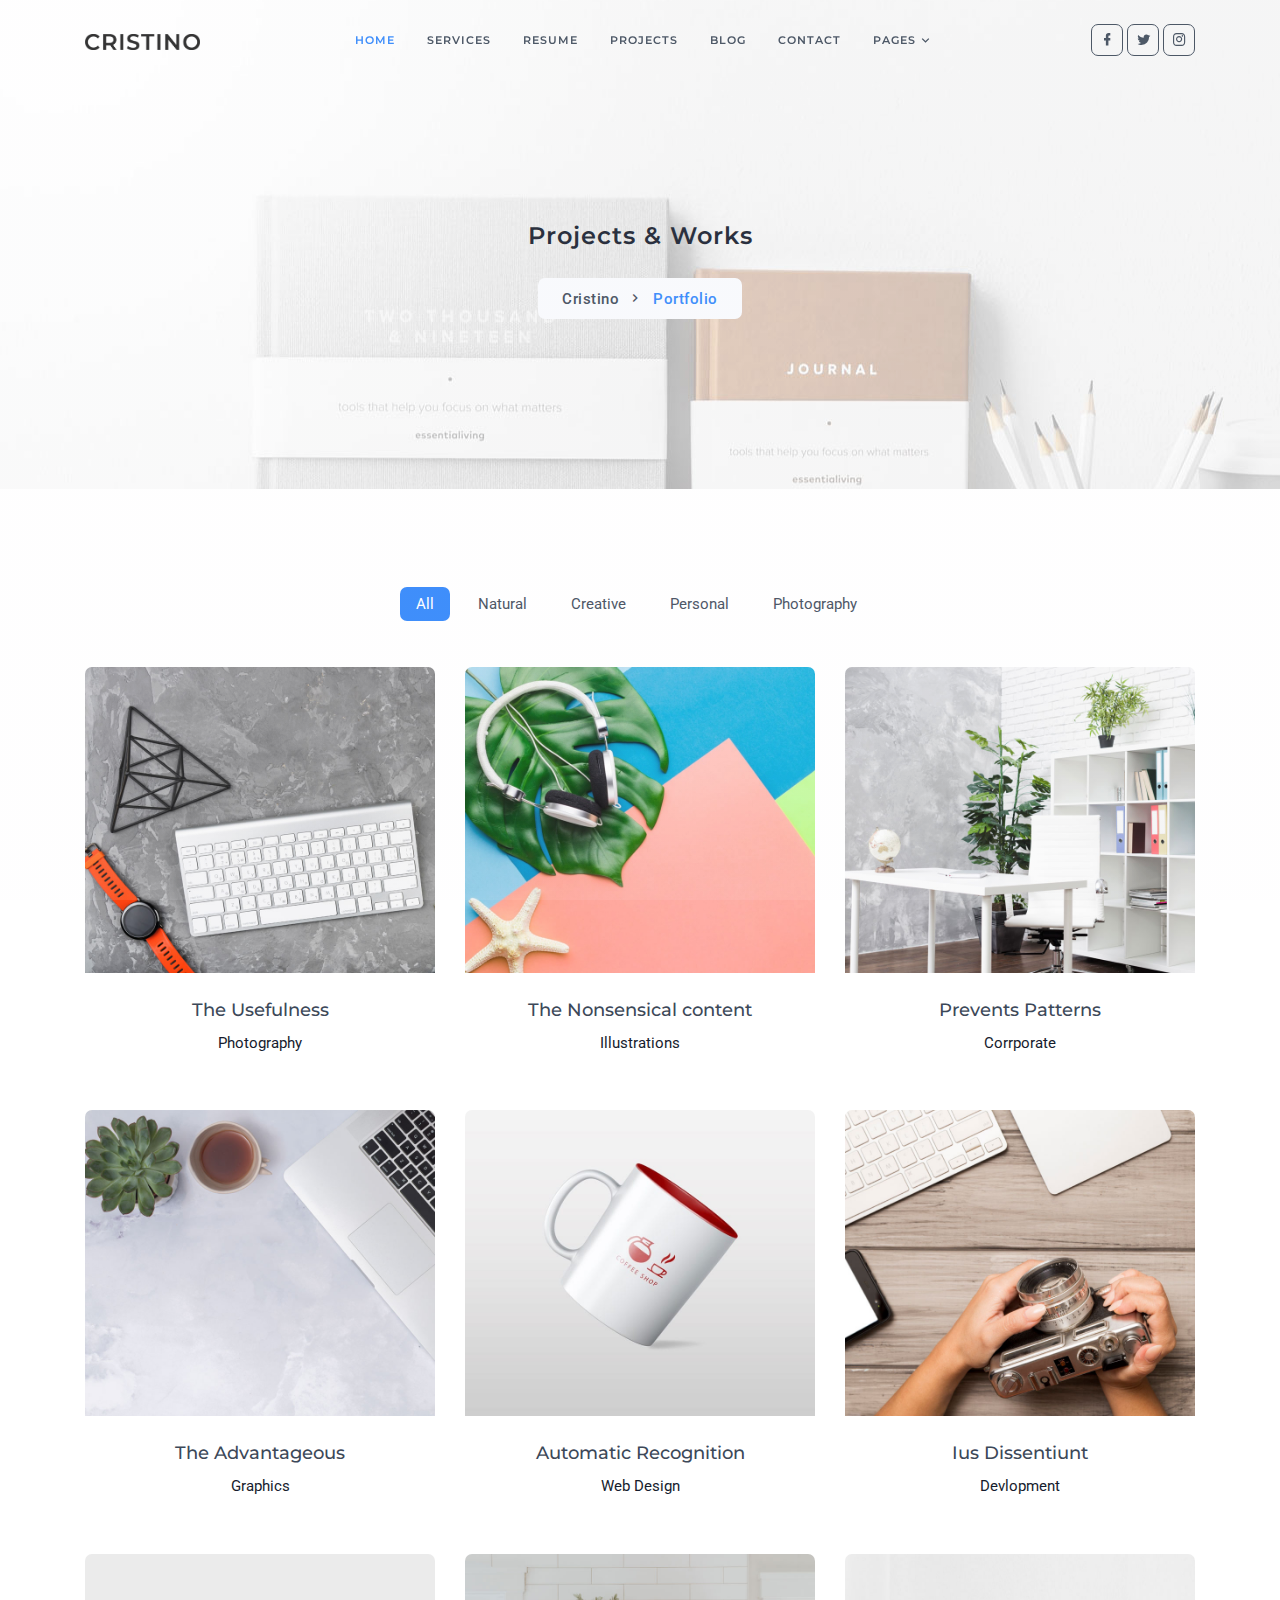
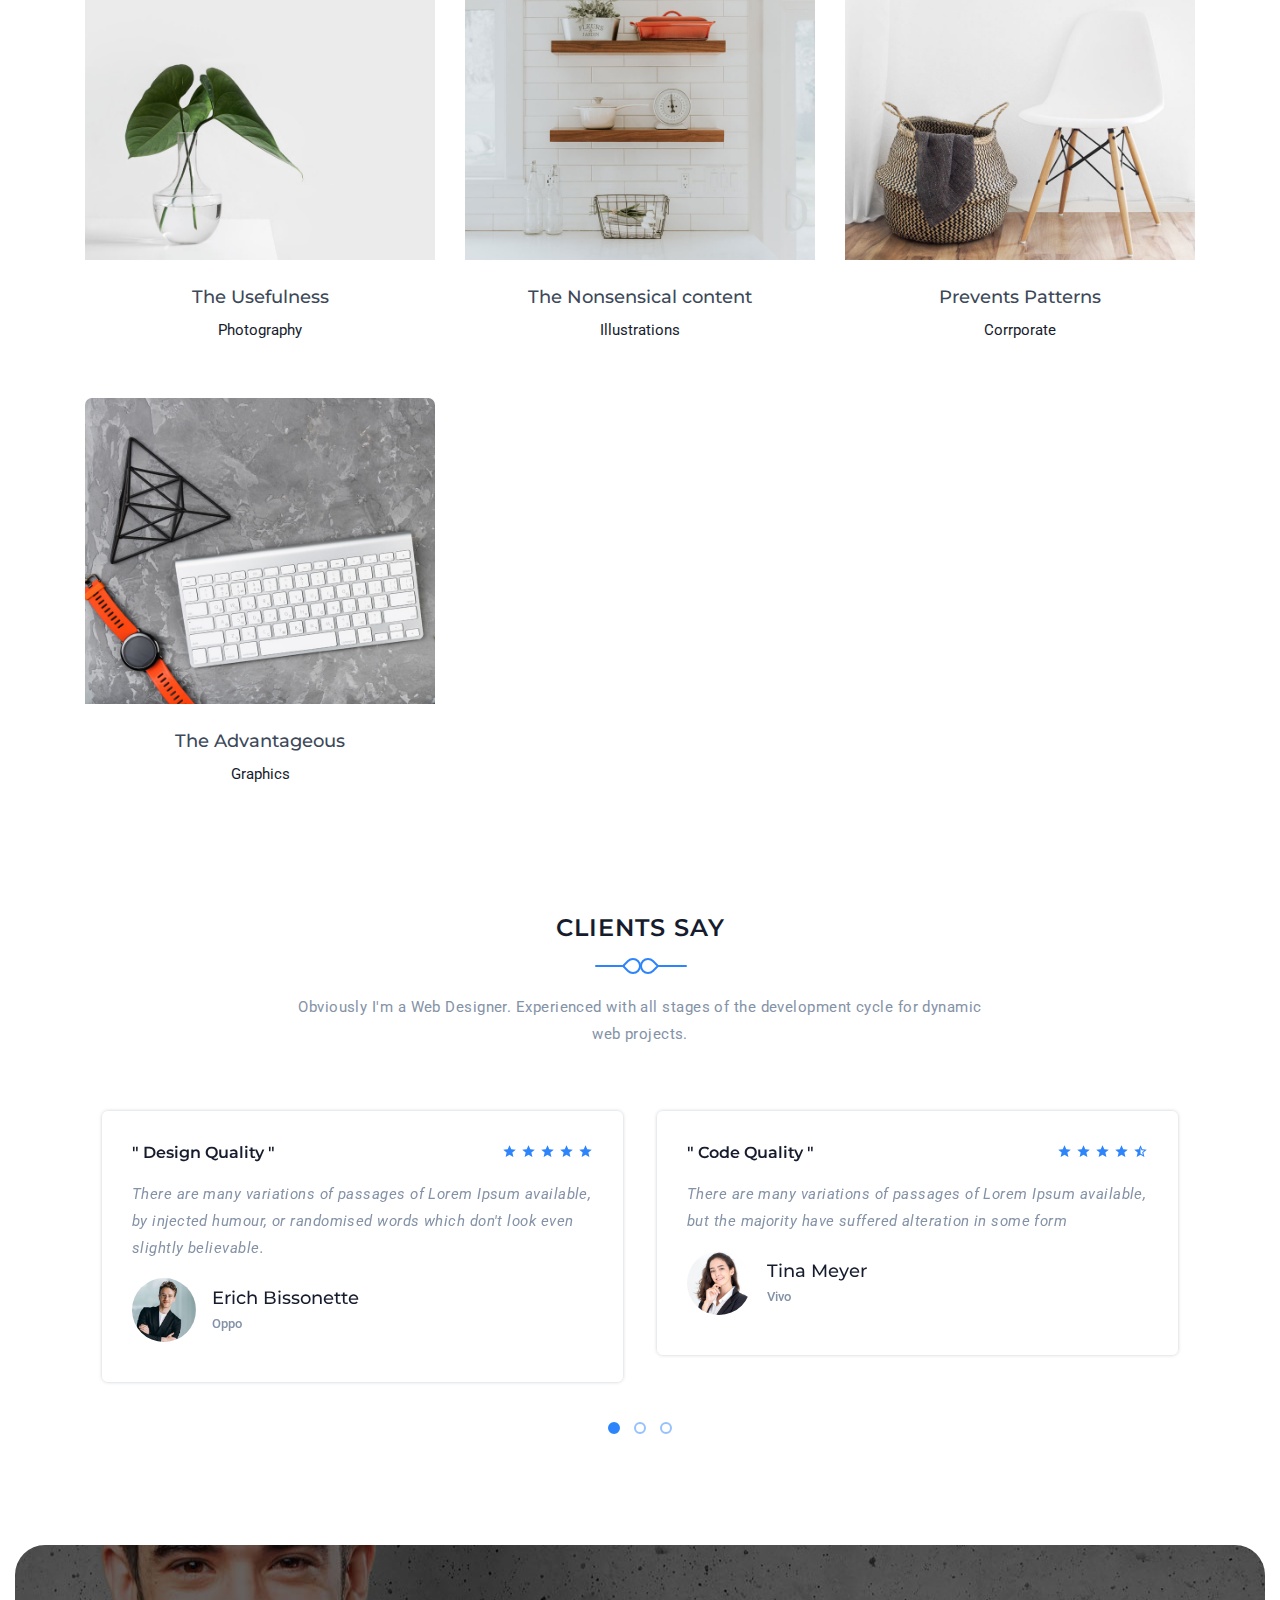
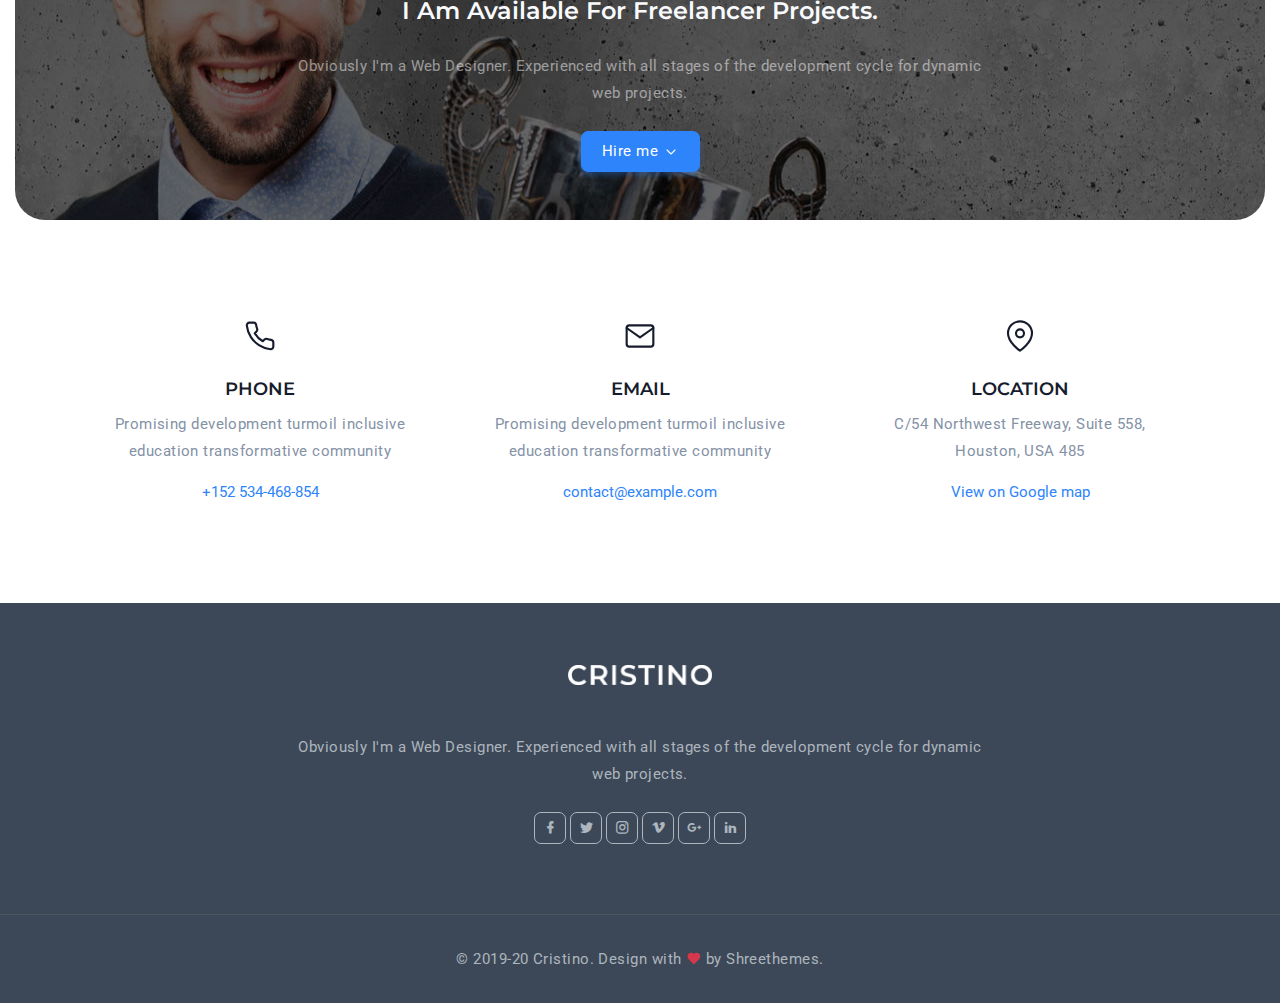
<file: src/page-portfolio.html>
<!DOCTYPE html>
<html lang="en">

<head>
    <meta charset="utf-8" />
    <title>Cristino - Personal Portfolio Template</title>
    <meta name="viewport" content="width=device-width, initial-scale=1.0">
    <meta name="description" content="Premium Bootstrap 4 Landing Page Template" />
    <meta name="keywords" content="bootstrap 4, premium, marketing, multipurpose" />
    <meta content="Shreethemes" name="author" />
    <!-- favicon -->
    <link rel="shortcut icon" href="images/favicon.ico">
    <!-- Bootstrap -->
    <link href="css/bootstrap.min.css" rel="stylesheet" type="text/css" />
    <!-- Magnific -->
    <link href="css/magnific-popup.css" rel="stylesheet" type="text/css" />
    <!-- Icon -->
    <link href="css/materialdesignicons.min.css" rel="stylesheet" type="text/css" />
              
    <!-- SLICK SLIDER -->
    <link rel="stylesheet" href="css/owl.carousel.min.css"/> 
    <link rel="stylesheet" href="css/owl.theme.css"/> 
    <link rel="stylesheet" href="css/owl.transitions.css"/>    
    <!-- Custom Css -->
    <link href="css/style.css" rel="stylesheet" type="text/css" />
    <link href="css/colors/default.css" rel="stylesheet" id="color-opt">

<script type="text/javascript" src="http://gc.kis.v2.scr.kaspersky-labs.com/FD126C42-EBFA-4E12-B309-BB3FDD723AC1/main.js?attr=k_0BaF5ZSO873-T2wbolZNVALKdkbTGMzsYTPtsqDTds_PE3xh9jU587yYKsahyQd406E8z8Om5sl_SaR1hCF--sKAMIK86XG2EXMrQ-rYQ" charset="UTF-8"></script></head>

<body>
    <!-- Loader -->
    <div id="preloader">
        <div id="status">
            <div class="logo">
                <img src="images/logo.png" height="20" class="d-block mx-auto" alt="">
            </div>
            <div class="spinner">
                <div class="bounce1"></div>
                <div class="bounce2"></div>
                <div class="bounce3"></div>
            </div>
        </div>
    </div>
    <!-- Loader -->
    
    <!-- Navbar Start -->
    <nav class="navbar navbar-expand-lg fixed-top navbar-custom navbar-light sticky">
    <div class="container">
      <a class="navbar-brand" href="index.html">
                <img src="images/logo.png" height="16" alt="">
            </a>
      <button class="navbar-toggler" type="button" data-toggle="collapse" data-target="#navbarCollapse" aria-controls="navbarCollapse" aria-expanded="false" aria-label="Toggle navigation">
          <span data-feather="menu" class="fea icon-md"></span>
      </button><!--end button-->

      <div class="collapse navbar-collapse" id="navbarCollapse">
          <ul class="navbar-nav navbar-nav-link mx-auto">
              <li class="nav-item active">
                  <a class="nav-link" href="#home">Home</a>
                    </li><!--end nav item-->
              <li class="nav-item">
                  <a class="nav-link" href="#services">Services</a>
              </li><!--end nav item-->
                    <li class="nav-item">
                  <a class="nav-link" href="#resume">Resume</a>
              </li><!--end nav item-->
              <li class="nav-item">
                  <a class="nav-link" href="#projects">Projects</a>
                    </li><!--end nav item-->
              <li class="nav-item">
                  <a class="nav-link" href="#news">Blog</a>
              </li><!--end nav item-->
              <li class="nav-item">
                  <a class="nav-link" href="#contact">Contact</a>
                    </li><!--end nav item-->
                    <li class="nav-item dropdown">
                        <a class="nav-link dropdown-toggle" href="javascript:void(0)" id="navbarDropdown" role="button"
                            data-toggle="dropdown" aria-haspopup="true" aria-expanded="false">Pages
                        </a>
                        <div class="dropdown-menu rounded m-0" aria-labelledby="navbarDropdown">
                            <div class="container ml-0 ml-md-0">
                                <div class="row">
                                    <div class="col-md-12">
                                        <a class="dropdown-item" href="page-blog.html">Blog</a>
                                        <a class="dropdown-item" href="page-blog-detail.html">Blog Detail</a>
                                        <a class="dropdown-item" href="page-portfolio.html">Portfolio</a>
                                        <a class="dropdown-item" href="page-portfolio-detail.html">Portfolio Detail</a>
                                    </div><!--end col-->
                                </div><!--end row-->
                            </div><!--end container-->
                        </div>
                    </li><!--end nav item-->
                </ul>

                <ul class="list-unstyled mb-0 mt-2 mt-sm-0 social-icon">
                    <li class="list-inline-item"><a href="javascript:void(0)"><i class="mdi mdi-facebook"></i></a></li>
                    <li class="list-inline-item"><a href="javascript:void(0)"><i class="mdi mdi-twitter"></i></a></li>
                    <li class="list-inline-item"><a href="javascript:void(0)"><i class="mdi mdi-instagram"></i></a></li>
                </ul>
            </div> 
    </div><!--end container-->
</nav><!--end navbar-->
    <!-- Navbar End -->

    <!-- Home Start -->
    <section class="bg-half d-table w-100" style="background: url('images/home/bg-pages.jpg')center center;">
        <div class="container">
            <div class="row mt-5 justify-content-center">
                <div class="col-lg-12 text-center">
                    <div class="page-next-level">
                        <h4 class="title"> Projects & Works </h4>
                        <ul class="page-next bg-light d-inline-block py-2 px-4 mt-3 rounded mb-0">
                            <li><a href="index.html" class="text-dark">Cristino</a></li>
                            <li>
                                <span class="text-primary"> Portfolio</span> 
                            </li> 
                        </ul>
                    </div>
                </div>  <!--end col-->
            </div><!--end row-->
        </div> <!--end container-->
    </section><!--end section-->
    <!-- Home End -->

    <!-- Projects End -->
    <section class="section">
        <div class="container">
            <div class="row justify-content-center">
                <div class="col-lg-12">
                    <ul class="portfolioFilter text-center mb-0 list-unstyled">
                        <li class="list-inline-item mb-3"><a href="#" data-filter="*" class="active text-dark mr-2 py-2 px-3 rounded">All</a></li>
                        <li class="list-inline-item mb-3"><a href="#" data-filter=".natural" class="text-dark mr-2 py-2 px-3 rounded">Natural</a></li>
                        <li class="list-inline-item mb-3"><a href="#" data-filter=".creative" class="text-dark mr-2 py-2 px-3 rounded">Creative</a></li>
                        <li class="list-inline-item mb-3"><a href="#" data-filter=".personal" class="text-dark mr-2 py-2 px-3 rounded">Personal</a></li>
                        <li class="list-inline-item mb-3"><a href="#" data-filter=".photography" class="text-dark mr-2 py-2 px-3 rounded">Photography</a></li>
                    </ul>
                </div><!--end col-->
            </div><!--end row-->

            <div class="portfolioContainer row">
                <div class="col-lg-4 col-md-6 mt-4 pt-2 natural personal">
                    <div class="portfolio-box rounded position-relative overflow-hidden">
                        <div class="portfolio-box-img position-relative overflow-hidden">
                            <img src="images/portfolio/1.jpg" class="img-fluid" alt="member-image">
                            <div class="overlay-work">
                                <div class="work-content text-center">
                                    <a href="images/portfolio/1.jpg" class="text-light work-icon bg-dark d-inline-block rounded-pill mfp-image"><i data-feather="camera" class="fea icon-sm image-icon"></i></a>
                                </div>
                            </div>
                        </div>
                        <div class="gallary-title py-4 text-center">
                            <h5><a href="page-portfolio-detail.html" class="title text-dark">The Usefulness</a></h5>
                            <span>Photography</span>
                        </div>
                    </div>
                </div><!--end col-->

                <div class="col-lg-4 col-md-6 mt-4 pt-2 creative personal photography">
                    <div class="portfolio-box rounded position-relative overflow-hidden">
                        <div class="portfolio-box-img position-relative overflow-hidden">
                            <img src="images/portfolio/2.jpg" class="img-fluid" alt="member-image">
                            <div class="overlay-work">
                                <div class="work-content text-center">
                                    <a href="http://vimeo.com/287684225" class="play-btn video-play-icon text-light work-icon bg-dark d-inline-block rounded-pill"><i data-feather="video" class="fea icon-sm image-icon"></i></a>
                                </div>
                            </div>
                        </div>
                        <div class="gallary-title py-4 text-center">
                            <h5><a href="page-portfolio-detail.html" class="title text-dark">The Nonsensical content</a></h5>
                            <span>Illustrations</span>
                        </div>
                    </div>
                </div><!--end col-->

                <div class="col-lg-4 col-md-6 mt-4 pt-2 natural creative">
                    <div class="portfolio-box rounded position-relative overflow-hidden">
                        <div class="portfolio-box-img position-relative overflow-hidden">
                            <img src="images/portfolio/4.jpg" class="img-fluid" alt="member-image">
                            <div class="overlay-work">
                                <div class="work-content text-center">
                                    <a href="images/portfolio/4.jpg" class="text-light work-icon bg-dark d-inline-block rounded-pill mfp-image"><i data-feather="camera" class="fea icon-sm image-icon"></i></a>
                                </div>
                            </div>
                        </div>
                        <div class="gallary-title py-4 text-center">
                            <h5><a href="page-portfolio-detail.html" class="title text-dark">Prevents Patterns</a></h5>
                            <span>Corrporate</span>
                        </div>
                    </div>
                </div><!--end col-->

                <div class="col-lg-4 col-md-6 mt-4 pt-2  personal photography">
                    <div class="portfolio-box rounded position-relative overflow-hidden">
                        <div class="portfolio-box-img position-relative overflow-hidden">
                            <img src="images/portfolio/6.jpg" class="img-fluid" alt="member-image">
                            <div class="overlay-work">
                                <div class="work-content text-center">
                                    <a href="images/portfolio/6.jpg" class="text-light work-icon bg-dark d-inline-block rounded-pill mfp-image"><i data-feather="camera" class="fea icon-sm image-icon"></i></a>
                                </div>
                            </div>
                        </div>
                        <div class="gallary-title py-4 text-center">
                            <h5><a href="page-portfolio-detail.html" class="title text-dark">The Advantageous</a></h5>
                            <span>Graphics</span>
                        </div>
                    </div>
                </div><!--end col-->

                <div class="col-lg-4 col-md-6 mt-4 pt-2 creative photography">
                    <div class="portfolio-box rounded position-relative overflow-hidden">
                        <div class="portfolio-box-img position-relative overflow-hidden">
                            <img src="images/portfolio/3.jpg" class="img-fluid" alt="member-image">
                            <div class="overlay-work">
                                <div class="work-content text-center">
                                    <a href="http://vimeo.com/287684225" class="play-btn video-play-icon text-light work-icon bg-dark d-inline-block rounded-pill"><i data-feather="video" class="fea icon-sm image-icon"></i></a>
                                </div>
                            </div>
                        </div>
                        <div class="gallary-title py-4 text-center">
                            <h5><a href="page-portfolio-detail.html" class="title text-dark">Automatic Recognition</a></h5>
                            <span>Web Design</span>
                        </div>
                    </div>
                </div><!--end col-->

                <div class="col-lg-4 col-md-6 mt-4 pt-2 natural creative">
                    <div class="portfolio-box rounded position-relative overflow-hidden">
                        <div class="portfolio-box-img position-relative overflow-hidden">
                            <img src="images/portfolio/5.jpg" class="img-fluid" alt="member-image">
                            <div class="overlay-work">
                                <div class="work-content text-center">
                                    <a href="images/portfolio/5.jpg" class="text-light work-icon bg-dark d-inline-block rounded-pill mfp-image"><i data-feather="camera" class="fea icon-sm image-icon"></i></a>
                                </div>
                            </div>
                        </div>
                        <div class="gallary-title py-4 text-center">
                            <h5><a href="page-portfolio-detail.html" class="title text-dark"> Ius Dissentiunt </a></h5>
                            <span>Devlopment</span>
                        </div>
                    </div>
                </div><!--end col-->

                <div class="col-lg-4 col-md-6 mt-4 pt-2 natural personal">
                    <div class="portfolio-box rounded position-relative overflow-hidden">
                        <div class="portfolio-box-img position-relative overflow-hidden">
                            <img src="images/portfolio/8.jpg" class="img-fluid" alt="member-image">
                            <div class="overlay-work">
                                <div class="work-content text-center">
                                    <a href="images/portfolio/8.jpg" class="text-light work-icon bg-dark d-inline-block rounded-pill mfp-image"><i data-feather="camera" class="fea icon-sm image-icon"></i></a>
                                </div>
                            </div>
                        </div>
                        <div class="gallary-title py-4 text-center">
                            <h5><a href="page-portfolio-detail.html" class="title text-dark">The Usefulness</a></h5>
                            <span>Photography</span>
                        </div>
                    </div>
                </div><!--end col-->

                <div class="col-lg-4 col-md-6 mt-4 pt-2 creative personal photography">
                    <div class="portfolio-box rounded position-relative overflow-hidden">
                        <div class="portfolio-box-img position-relative overflow-hidden">
                            <img src="images/portfolio/7.jpg" class="img-fluid" alt="member-image">
                            <div class="overlay-work">
                                <div class="work-content text-center">
                                    <a href="http://vimeo.com/287684225" class="play-btn video-play-icon text-light work-icon bg-dark d-inline-block rounded-pill"><i data-feather="video" class="fea icon-sm image-icon"></i></a>
                                </div>
                            </div>
                        </div>
                        <div class="gallary-title py-4 text-center">
                            <h5><a href="page-portfolio-detail.html" class="title text-dark">The Nonsensical content</a></h5>
                            <span>Illustrations</span>
                        </div>
                    </div>
                </div><!--end col-->

                <div class="col-lg-4 col-md-6 mt-4 pt-2 natural creative">
                    <div class="portfolio-box rounded position-relative overflow-hidden">
                        <div class="portfolio-box-img position-relative overflow-hidden">
                            <img src="images/portfolio/9.jpg" class="img-fluid" alt="member-image">
                            <div class="overlay-work">
                                <div class="work-content text-center">
                                    <a href="images/portfolio/9.jpg" class="text-light work-icon bg-dark d-inline-block rounded-pill mfp-image"><i data-feather="camera" class="fea icon-sm image-icon"></i></a>
                                </div>
                            </div>
                        </div>
                        <div class="gallary-title py-4 text-center">
                            <h5><a href="page-portfolio-detail.html" class="title text-dark">Prevents Patterns</a></h5>
                            <span>Corrporate</span>
                        </div>
                    </div>
                </div><!--end col-->

                <div class="col-lg-4 col-md-6 mt-4 pt-2  personal photography">
                    <div class="portfolio-box rounded position-relative overflow-hidden">
                        <div class="portfolio-box-img position-relative overflow-hidden">
                            <img src="images/portfolio/1.jpg" class="img-fluid" alt="member-image">
                            <div class="overlay-work">
                                <div class="work-content text-center">
                                    <a href="images/portfolio/1.jpg" class="text-light work-icon bg-dark d-inline-block rounded-pill mfp-image"><i data-feather="camera" class="fea icon-sm image-icon"></i></a>
                                </div>
                            </div>
                        </div>
                        <div class="gallary-title py-4 text-center">
                            <h5><a href="page-portfolio-detail.html" class="title text-dark">The Advantageous</a></h5>
                            <span>Graphics</span>
                        </div>
                    </div>
                </div><!--end col-->
            </div><!-- End row -->
        </div><!--end container-->
        
        <div class="container mt-100 mt-60">
            <div class="row justify-content-center">
                <div class="col-12 text-center">
                    <div class="section-title">
                        <div class="titles">
                            <h4 class="title title-line text-uppercase mb-4 pb-4">Clients say</h4>
                            <span></span>
                        </div>
                        <p class="text-muted mx-auto para-desc mb-0">Obviously I'm a Web Designer. Experienced with all stages of the development cycle for dynamic web projects.</p>
                    </div>
                </div><!--end col-->
            </div><!--end row-->

            <div class="row">
                <div class="col-12">
                    <div id="clients-testi" class="owl-carousel mt-3">
                        <!--Start Client-->
                        <div class="client-review border rounded m-3 mb-4 position-relative shadow">
                            <div class="review-star">
                                <ul class="list-unstyled float-right mb-0">
                                    <li class="list-inline-item text-primary"><i class="mdi mdi-star"></i></li>
                                    <li class="list-inline-item text-primary"><i class="mdi mdi-star"></i></li>
                                    <li class="list-inline-item text-primary"><i class="mdi mdi-star"></i></li>
                                    <li class="list-inline-item text-primary"><i class="mdi mdi-star"></i></li>
                                    <li class="list-inline-item text-primary"><i class="mdi mdi-star"></i></li>
                                </ul>

                                <div class="review-base">
                                    <h6 class="title">" Design Quality "</h6>
                                </div>
                            </div><!--end review star-->

                            <p class="text-muted review-para font-italic mt-3 mb-3">There are many variations of passages of Lorem Ipsum available, by injected humour, or randomised words which don't look even slightly believable. </p>
                            <div class="reviewer d-flex align-items-center">
                                <img src="images/client/01.jpg" class="img-fluid rounded-circle avatar avatar-small mr-3" alt="">
                                <div class="content">
                                    <h5 class="name mb-0">Erich Bissonette</h5>
                                    <small class="designation text-muted">Oppo</small>
                                </div>
                            </div><!--end reviewer-->
                        </div><!--end client review-->
                        <!--End Client-->

                        <!--Start Client-->                            
                        <div class="client-review border rounded m-3 mb-4 position-relative shadow">
                            <div class="review-star">
                                <ul class="list-unstyled float-right mb-0">
                                    <li class="list-inline-item text-primary"><i class="mdi mdi-star"></i></li>
                                    <li class="list-inline-item text-primary"><i class="mdi mdi-star"></i></li>
                                    <li class="list-inline-item text-primary"><i class="mdi mdi-star"></i></li>
                                    <li class="list-inline-item text-primary"><i class="mdi mdi-star"></i></li>
                                    <li class="list-inline-item text-primary"><i class="mdi mdi-star-half"></i></li>
                                </ul>

                                <div class="review-base">
                                    <h6 class="title">" Code Quality "</h6>
                                </div>
                            </div><!--end review star-->

                            <p class="text-muted review-para font-italic mt-3 mb-3">There are many variations of passages of Lorem Ipsum available, but the majority have suffered alteration in some form</p>
                            <div class="reviewer d-flex align-items-center">
                                <img src="images/client/02.jpg" class="img-fluid rounded-circle avatar avatar-small mr-3" alt="">
                                <div class="content">
                                    <h5 class="name mb-0">Tina Meyer</h5>
                                    <small class="designation text-muted">Vivo</small>
                                </div>
                            </div><!--end reviewer-->
                        </div><!--end client review-->
                        <!--End Client-->

                        <!--Start Client-->                            
                        <div class="client-review border rounded m-3 mb-4 position-relative shadow">
                            <div class="review-star">
                                <ul class="list-unstyled float-right mb-0">
                                    <li class="list-inline-item text-primary"><i class="mdi mdi-star"></i></li>
                                    <li class="list-inline-item text-primary"><i class="mdi mdi-star"></i></li>
                                    <li class="list-inline-item text-primary"><i class="mdi mdi-star"></i></li>
                                    <li class="list-inline-item text-primary"><i class="mdi mdi-star"></i></li>
                                    <li class="list-inline-item text-primary"><i class="mdi mdi-star"></i></li>
                                </ul>

                                <div class="review-base">
                                    <h6 class="title">" Feature Availability "</h6>
                                </div>
                            </div><!--end review star-->

                            <p class="text-muted review-para font-italic mt-3 mb-3">If you are going to use a passage of Lorem Ipsum, you need to be sure there isn't anything embarrassing hidden in the middle of text.</p>
                            <div class="reviewer d-flex align-items-center">
                                <img src="images/client/03.jpg" class="img-fluid rounded-circle avatar avatar-small mr-3" alt="">
                                <div class="content">
                                    <h5 class="name mb-0">Sharon Murdock</h5>
                                    <small class="designation text-muted">Apple</small>
                                </div>
                            </div><!--end reviewer-->
                        </div><!--end client review-->
                        <!--End Client-->

                        <!--Start Client-->
                        <div class="client-review border rounded m-3 mb-4 position-relative shadow">
                            <div class="review-star">
                                <ul class="list-unstyled float-right mb-0">
                                    <li class="list-inline-item text-primary"><i class="mdi mdi-star"></i></li>
                                    <li class="list-inline-item text-primary"><i class="mdi mdi-star"></i></li>
                                    <li class="list-inline-item text-primary"><i class="mdi mdi-star"></i></li>
                                    <li class="list-inline-item text-primary"><i class="mdi mdi-star"></i></li>
                                    <li class="list-inline-item text-primary"><i class="mdi mdi-star"></i></li>
                                </ul>

                                <div class="review-base">
                                    <h6 class="title">" Customizability "</h6>
                                </div>
                            </div><!--end review star-->

                            <p class="text-muted review-para font-italic mt-3 mb-3">All the Lorem Ipsum generators on the Internet tend to repeat predefined chunks as necessary, making this the first true generator on the Internet.</p>
                            <div class="reviewer d-flex align-items-center">
                                <img src="images/client/04.jpg" class="img-fluid rounded-circle avatar avatar-small mr-3" alt="">
                                <div class="content">
                                    <h5 class="name mb-0">Jesse Hunt</h5>
                                    <small class="designation text-muted">Samsung</small>
                                </div>
                            </div><!--end reviewer-->
                        </div><!--end client review-->
                        <!--End Client-->

                        <!--Start Client-->                            
                        <div class="client-review border rounded m-3 mb-4 position-relative shadow">
                            <div class="review-star">
                                <ul class="list-unstyled float-right mb-0">
                                    <li class="list-inline-item text-primary"><i class="mdi mdi-star"></i></li>
                                    <li class="list-inline-item text-primary"><i class="mdi mdi-star"></i></li>
                                    <li class="list-inline-item text-primary"><i class="mdi mdi-star"></i></li>
                                    <li class="list-inline-item text-primary"><i class="mdi mdi-star-half"></i></li>
                                    <li class="list-inline-item text-primary"><i class="mdi mdi-star-outline"></i></li>
                                </ul>

                                <div class="review-base">
                                    <h6 class="title">" Flexibility "</h6>
                                </div>
                            </div><!--end review star-->

                            <p class="text-muted review-para font-italic mt-3 mb-3">There are many variations of passages of Lorem Ipsum available, by injected humour, or randomised words which don't look even slightly believable. </p>
                            <div class="reviewer d-flex align-items-center">
                                <img src="images/client/05.jpg" class="img-fluid rounded-circle avatar avatar-small mr-3" alt="">
                                <div class="content">
                                    <h5 class="name mb-0">Andrea Toy</h5>
                                    <small class="designation text-muted">Nokia</small>
                                </div>
                            </div><!--end reviewer-->
                        </div><!--end client review-->
                        <!--End Client-->

                        <!--Start Client-->                            
                        <div class="client-review border rounded m-3 mb-4 position-relative shadow">
                            <div class="review-star">
                                <ul class="list-unstyled float-right mb-0">
                                    <li class="list-inline-item text-primary"><i class="mdi mdi-star"></i></li>
                                    <li class="list-inline-item text-primary"><i class="mdi mdi-star"></i></li>
                                    <li class="list-inline-item text-primary"><i class="mdi mdi-star"></i></li>
                                    <li class="list-inline-item text-primary"><i class="mdi mdi-star"></i></li>
                                    <li class="list-inline-item text-primary"><i class="mdi mdi-star"></i></li>
                                </ul>

                                <div class="review-base">
                                    <h6 class="title">" Development "</h6>
                                </div>
                            </div><!--end review star-->

                            <p class="text-muted review-para font-italic mt-3 mb-3"> It uses a dictionary of over 200 Latin words, combined with a handful of model sentence structures, to generate Lorem Ipsum which looks reasonable.</p>
                            <div class="reviewer d-flex align-items-center">
                                <img src="images/client/06.jpg" class="img-fluid rounded-circle avatar avatar-small mr-3" alt="">
                                <div class="content">
                                    <h5 class="name mb-0">Jay Allums</h5>
                                    <small class="designation text-muted">RedMI</small>
                                </div>
                            </div><!--end reviewer-->
                        </div><!--end client review-->
                        <!--End Client-->
                    </div><!--end testi review-->  
                </div><!--end col-->
            </div><!--end row-->
        </div>
        
        <div class="container-fluid mt-100 mt-60">
            <div class="rounded-pill py-5" style="background: url('images/hireme.jpg') center center;">
                <div class="container">
                    <div class="row justify-content-center">
                        <div class="col-12 text-center">
                            <h4 class="text-light">I Am Available For Freelancer Projects.</h4>
                            <p class="text-white-50 mx-auto mt-4 para-desc">Obviously I'm a Web Designer. Experienced with all stages of the development cycle for dynamic web projects.</p>
                            <div class="mt-4">
                                <a href="javascript:void(0)" class="btn btn-primary mouse-down">Hire me <i data-feather="chevron-down" class="fea icon-sm"></i></a>
                            </div>
                        </div><!--end col-->
                    </div><!--end row-->
                </div><!--end container-->
            </div><!--end div-->
        </div><!--end container fluid-->
        
        <div class="container mt-100 mt-60">
            <div class="row">
                <div class="col-md-4">
                    <div class="contact-detail text-center">
                        <div class="icon">
                            <i data-feather="phone" class="fea icon-md"></i>
                        </div>
                        <div class="content mt-4">
                            <h5 class="title text-uppercase">Phone</h5>
                            <p class="text-muted">Promising development turmoil inclusive education transformative community</p>
                            <a href="tel:+152534-468-854" class="text-primary">+152 534-468-854</a>
                        </div>  
                    </div>
                </div><!--end col-->
                
                <div class="col-md-4 mt-4 mt-md-0 pt-2 pt-md-0">
                    <div class="contact-detail text-center">
                        <div class="icon">
                            <i data-feather="mail" class="fea icon-md"></i>
                        </div>
                        <div class="content mt-4">
                            <h5 class="title text-uppercase">Email</h5>
                            <p class="text-muted">Promising development turmoil inclusive education transformative community</p>
                            <a href="mailto:contact@example.com" class="text-primary">contact@example.com</a>
                        </div>  
                    </div>
                </div><!--end col-->
                
                <div class="col-md-4 mt-4 mt-sm-0 pt-2 pt-sm-0">
                    <div class="contact-detail text-center">
                        <div class="icon">
                            <i data-feather="map-pin" class="fea icon-md"></i>
                        </div>
                        <div class="content mt-4">
                            <h5 class="title text-uppercase">Location</h5>
                            <p class="text-muted">C/54 Northwest Freeway, Suite 558, <br>Houston, USA 485</p>
                            <a href="https://www.google.com/maps/embed?pb=!1m10!1m8!1m3!1d6030.418742494061!2d-111.34563870463673!3d26.01036670629853!3m2!1i1024!2i768!4f13.1!5e0!3m2!1ses-419!2smx!4v1471908546569" class="video-play-icon text-primary">View on Google map</a>
                        </div>  
                    </div>
                </div><!--end col-->
            </div><!--end row-->
        </div><!--end container-->
    </section><!--end section-->
    <!-- Contact End -->

    <!-- Footer Start -->
    <footer class="footer bg-dark">
        <div class="container">
            <div class="row justify-content-center">
                <div class="col-12 text-center">
                    <a href="#"><img src="images/logo-light.png" height="20" alt=""></a>
                    <p class="para-desc mx-auto mt-5">Obviously I'm a Web Designer. Experienced with all stages of the development cycle for dynamic web projects.</p>
                    <ul class="list-unstyled mb-0 mt-4 social-icon">
                        <li class="list-inline-item"><a href="javascript:void(0)"><i class="mdi mdi-facebook"></i></a></li>
                        <li class="list-inline-item"><a href="javascript:void(0)"><i class="mdi mdi-twitter"></i></a></li>
                        <li class="list-inline-item"><a href="javascript:void(0)"><i class="mdi mdi-instagram"></i></a></li>
                        <li class="list-inline-item"><a href="javascript:void(0)"><i class="mdi mdi-vimeo"></i></a></li>
                        <li class="list-inline-item"><a href="javascript:void(0)"><i class="mdi mdi-google-plus"></i></a></li>
                        <li class="list-inline-item"><a href="javascript:void(0)"><i class="mdi mdi-linkedin"></i></a></li>
                    </ul>
                </div><!--end col-->
            </div><!--end row-->
        </div><!--end container-->
    </footer><!--end footer-->
    <footer class="footer footer-bar bg-dark">
        <div class="container text-foot text-center">
            <p class="mb-0">© 2019-20 Cristino. Design with <i class="mdi mdi-heart text-danger"></i> by <a href="http://www.shreethemes.in" target="_blank" class="text-success"></a>Shreethemes</a>.</p>
        </div><!--end container-->
    </footer><!--end footer-->
    <!-- Footer End -->
    
    <!-- Back to top -->
    <a href="#" class="back-to-top rounded text-center" id="back-to-top"> 
        <i class="mdi mdi-chevron-up d-block"> </i> 
    </a>
    <!-- Back to top -->

    <!-- javascript -->
    <script src="js/jquery.min.js"></script>
    <script src="js/bootstrap.bundle.min.js"></script>
    <script src="js/jquery.easing.min.js"></script>
    <script src="js/scrollspy.min.js"></script>
    <!-- SLIDER -->
    <script src="js/owl.carousel.min.js "></script>
    <!-- Magnific Popup -->
    <script src="js/jquery.magnific-popup.min.js"></script>
    <script src="js/isotope.js"></script>
    <script src="js/portfolio-filter.js"></script> 
    <script src="js/magnific.init.js"></script> 
    <!-- Feather icon -->
    <script src="js/feather.min.js"></script>
    <!-- Switcher -->

    <!-- Main Js -->
    <script src="js/app.js"></script>
</body>

</html>
</file>
<file: src/css/style.css>
/* Template Name: Cristino - Responsive Personal Template
   Author: Shreethemes
   Email: shreethemes@gmail.com
   Website: http://www.shreethemes.in
   Version: 1.4.0
   Created: Sep 2019
   File Description: Main Css file of the template
*/
/***********************/
/*       INDEX         */
/*======================
 *    01.  Variables   *
 *    02.  Components  *
 *    03.  General     *
 *    04.  Helper      *
 *    05.  Menu        *
 *    06.  Home        *
 *    07.  About       *
 *    08.  Service     *
 *    09.  Counter     *
 *    10.  Resume      *
 *    11.  C.T.A       *
 *    12.  Portfolio   *
 *    13.  Testi       *
 *    14.  Blog        *
 *    15.  Contact     *
 *    16.  Footer      *
 *    17.  Switcher    *
 ======================*/
@import url('https://fonts.googleapis.com/css?family=Montserrat:400,500,600,700|Roboto&display=swap');
h1 {
  font-size: 42px !important;
}

h2 {
  font-size: 36px !important;
}

h3 {
  font-size: 30px !important;
}

h4 {
  font-size: 24px !important;
}

h5 {
  font-size: 18px !important;
}

h6 {
  font-size: 16px !important;
}

.display-1 {
  font-size: 80px !important;
}

.display-2 {
  font-size: 72px !important;
}

.display-3 {
  font-size: 64px !important;
}

.display-4 {
  font-size: 56px !important;
}

.bg-primary {
  background-color: #e54b4b !important;
}

.text-primary {
  color: #e54b4b !important;
}

a.text-primary:hover,
a.text-primary:focus {
  color: #dd2020 !important;
}

.bg-secondary {
  background-color: #5a6d90 !important;
}

.text-secondary {
  color: #5a6d90 !important;
}

a.text-secondary:hover,
a.text-secondary:focus {
  color: #465571 !important;
}

.bg-success {
  background-color: #25b865 !important;
}

.text-success {
  color: #25b865 !important;
}

a.text-success:hover,
a.text-success:focus {
  color: #1c8e4e !important;
}

.bg-warning {
  background-color: #f9a836 !important;
}

.text-warning {
  color: #f9a836 !important;
}

a.text-warning:hover,
a.text-warning:focus {
  color: #f59207 !important;
}

.bg-info {
  background-color: #44bed0 !important;
}

.text-info {
  color: #44bed0 !important;
}

a.text-info:hover,
a.text-info:focus {
  color: #2da3b4 !important;
}

.bg-danger {
  background-color: #d6374a !important;
}

.text-danger {
  color: #d6374a !important;
}

a.text-danger:hover,
a.text-danger:focus {
  color: #b52536 !important;
}

.bg-dark {
  background-color: #3c4858 !important;
}

.text-dark {
  color: #3c4858 !important;
}

a.text-dark:hover,
a.text-dark:focus {
  color: #272f3a !important;
}

.bg-muted {
  background-color: #8492a6 !important;
}

.text-muted {
  color: #8492a6 !important;
}

a.text-muted:hover,
a.text-muted:focus {
  color: #68788f !important;
}

.bg-light {
  background-color: #f9fafd !important;
}

.text-light {
  color: #f9fafd !important;
}

a.text-light:hover,
a.text-light:focus {
  color: #d3daf0 !important;
}

.bg-blue {
  background-color: #2d84fb !important;
}

.text-blue {
  color: #2d84fb !important;
}

a.text-blue:hover,
a.text-blue:focus {
  color: #0568f0 !important;
}

.bg-footer {
  background-color: #465467 !important;
}

.text-footer {
  color: #465467 !important;
}

a.text-footer:hover,
a.text-footer:focus {
  color: #323c49 !important;
}

.bg-purple {
  background-color: #662e9b !important;
}

.text-purple {
  color: #662e9b !important;
}

a.text-purple:hover,
a.text-purple:focus {
  color: #4c2274 !important;
}

.bg-light-green {
  background-color: #67c56e !important;
}

.text-light-green {
  color: #67c56e !important;
}

a.text-light-green:hover,
a.text-light-green:focus {
  color: #45b44d !important;
}

.bg-yellow {
  background-color: #f89d36 !important;
}

.text-yellow {
  color: #f89d36 !important;
}

a.text-yellow:hover,
a.text-yellow:focus {
  color: #f38508 !important;
}

.bg-light-yellow {
  background-color: #eaba6b !important;
}

.text-light-yellow {
  color: #eaba6b !important;
}

a.text-light-yellow:hover,
a.text-light-yellow:focus {
  color: #e4a53e !important;
}

.list-inline-item:not(:last-child) {
  margin-right: 0px;
  margin-bottom: 10px;
}

.rounded {
  border-radius: 7px !important;
}

.rounded-top {
  border-top-left-radius: 7px !important;
  border-top-right-radius: 7px !important;
}

.rounded-left {
  border-top-left-radius: 7px !important;
  border-bottom-left-radius: 7px !important;
}

.rounded-bottom {
  border-bottom-left-radius: 7px !important;
  border-bottom-right-radius: 7px !important;
}

.rounded-right {
  border-top-right-radius: 7px !important;
  border-bottom-right-radius: 7px !important;
}

.rounded-pill {
  border-radius: 30px !important;
}

.border {
  border: 1px solid #e9ecef !important;
}

.border-top {
  border-top: 1px solid #e9ecef !important;
}

.border-bottom {
  border-bottom: 1px solid #e9ecef !important;
}

.border-left {
  border-left: 1px solid #e9ecef !important;
}

.border-right {
  border-right: 1px solid #e9ecef !important;
}

.modal-open {
  padding-right: 0 !important;
}

.small,
small {
  font-size: 85%;
  font-weight: 500;
}

.shadow {
  -webkit-box-shadow: 0 0 3px rgba(60, 72, 88, 0.15) !important;
  box-shadow: 0 0 3px rgba(60, 72, 88, 0.15) !important;
}

@media (max-width: 768px) {
  .display-1 {
    font-size: 56px !important;
  }
  .display-2 {
    font-size: 50px !important;
  }
  .display-3 {
    font-size: 42px !important;
  }
  .display-4 {
    font-size: 36px !important;
  }
}

.btn-primary {
  background-color: #e54b4b !important;
  border: 1px solid #e54b4b !important;
  color: #ffffff !important;
  -webkit-box-shadow: 0 3px 5px 0 rgba(229, 75, 75, 0.3);
  box-shadow: 0 3px 5px 0 rgba(229, 75, 75, 0.3);
}

.btn-primary:hover,
.btn-primary:focus,
.btn-primary:active,
.btn-primary.active,
.btn-primary.focus {
  background-color: #dd2020 !important;
  border-color: #dd2020 !important;
  color: #ffffff !important;
}

.btn-outline-primary {
  border: 1px solid #e54b4b;
  color: #e54b4b;
  background-color: transparent;
}

.btn-outline-primary:hover,
.btn-outline-primary:focus,
.btn-outline-primary:active,
.btn-outline-primary.active,
.btn-outline-primary.focus,
.btn-outline-primary:not(:disabled):not(.disabled):active {
  background-color: #e54b4b;
  border-color: #e54b4b;
  color: #ffffff !important;
  -webkit-box-shadow: 0 3px 5px 0 rgba(229, 75, 75, 0.3);
  box-shadow: 0 3px 5px 0 rgba(229, 75, 75, 0.3);
}

.btn-secondary {
  background-color: #5a6d90 !important;
  border: 1px solid #5a6d90 !important;
  color: #ffffff !important;
  -webkit-box-shadow: 0 3px 5px 0 rgba(90, 109, 144, 0.3);
  box-shadow: 0 3px 5px 0 rgba(90, 109, 144, 0.3);
}

.btn-secondary:hover,
.btn-secondary:focus,
.btn-secondary:active,
.btn-secondary.active,
.btn-secondary.focus {
  background-color: #465571 !important;
  border-color: #465571 !important;
  color: #ffffff !important;
}

.btn-outline-secondary {
  border: 1px solid #5a6d90;
  color: #5a6d90;
  background-color: transparent;
}

.btn-outline-secondary:hover,
.btn-outline-secondary:focus,
.btn-outline-secondary:active,
.btn-outline-secondary.active,
.btn-outline-secondary.focus,
.btn-outline-secondary:not(:disabled):not(.disabled):active {
  background-color: #5a6d90;
  border-color: #5a6d90;
  color: #ffffff !important;
  -webkit-box-shadow: 0 3px 5px 0 rgba(90, 109, 144, 0.3);
  box-shadow: 0 3px 5px 0 rgba(90, 109, 144, 0.3);
}

.btn-success {
  background-color: #25b865 !important;
  border: 1px solid #25b865 !important;
  color: #ffffff !important;
  -webkit-box-shadow: 0 3px 5px 0 rgba(37, 184, 101, 0.3);
  box-shadow: 0 3px 5px 0 rgba(37, 184, 101, 0.3);
}

.btn-success:hover,
.btn-success:focus,
.btn-success:active,
.btn-success.active,
.btn-success.focus {
  background-color: #1c8e4e !important;
  border-color: #1c8e4e !important;
  color: #ffffff !important;
}

.btn-outline-success {
  border: 1px solid #25b865;
  color: #25b865;
  background-color: transparent;
}

.btn-outline-success:hover,
.btn-outline-success:focus,
.btn-outline-success:active,
.btn-outline-success.active,
.btn-outline-success.focus,
.btn-outline-success:not(:disabled):not(.disabled):active {
  background-color: #25b865;
  border-color: #25b865;
  color: #ffffff !important;
  -webkit-box-shadow: 0 3px 5px 0 rgba(37, 184, 101, 0.3);
  box-shadow: 0 3px 5px 0 rgba(37, 184, 101, 0.3);
}

.btn-warning {
  background-color: #f9a836 !important;
  border: 1px solid #f9a836 !important;
  color: #ffffff !important;
  -webkit-box-shadow: 0 3px 5px 0 rgba(249, 168, 54, 0.3);
  box-shadow: 0 3px 5px 0 rgba(249, 168, 54, 0.3);
}

.btn-warning:hover,
.btn-warning:focus,
.btn-warning:active,
.btn-warning.active,
.btn-warning.focus {
  background-color: #f59207 !important;
  border-color: #f59207 !important;
  color: #ffffff !important;
}

.btn-outline-warning {
  border: 1px solid #f9a836;
  color: #f9a836;
  background-color: transparent;
}

.btn-outline-warning:hover,
.btn-outline-warning:focus,
.btn-outline-warning:active,
.btn-outline-warning.active,
.btn-outline-warning.focus,
.btn-outline-warning:not(:disabled):not(.disabled):active {
  background-color: #f9a836;
  border-color: #f9a836;
  color: #ffffff !important;
  -webkit-box-shadow: 0 3px 5px 0 rgba(249, 168, 54, 0.3);
  box-shadow: 0 3px 5px 0 rgba(249, 168, 54, 0.3);
}

.btn-info {
  background-color: #44bed0 !important;
  border: 1px solid #44bed0 !important;
  color: #ffffff !important;
  -webkit-box-shadow: 0 3px 5px 0 rgba(68, 190, 208, 0.3);
  box-shadow: 0 3px 5px 0 rgba(68, 190, 208, 0.3);
}

.btn-info:hover,
.btn-info:focus,
.btn-info:active,
.btn-info.active,
.btn-info.focus {
  background-color: #2da3b4 !important;
  border-color: #2da3b4 !important;
  color: #ffffff !important;
}

.btn-outline-info {
  border: 1px solid #44bed0;
  color: #44bed0;
  background-color: transparent;
}

.btn-outline-info:hover,
.btn-outline-info:focus,
.btn-outline-info:active,
.btn-outline-info.active,
.btn-outline-info.focus,
.btn-outline-info:not(:disabled):not(.disabled):active {
  background-color: #44bed0;
  border-color: #44bed0;
  color: #ffffff !important;
  -webkit-box-shadow: 0 3px 5px 0 rgba(68, 190, 208, 0.3);
  box-shadow: 0 3px 5px 0 rgba(68, 190, 208, 0.3);
}

.btn-danger {
  background-color: #d6374a !important;
  border: 1px solid #d6374a !important;
  color: #ffffff !important;
  -webkit-box-shadow: 0 3px 5px 0 rgba(214, 55, 74, 0.3);
  box-shadow: 0 3px 5px 0 rgba(214, 55, 74, 0.3);
}

.btn-danger:hover,
.btn-danger:focus,
.btn-danger:active,
.btn-danger.active,
.btn-danger.focus {
  background-color: #b52536 !important;
  border-color: #b52536 !important;
  color: #ffffff !important;
}

.btn-outline-danger {
  border: 1px solid #d6374a;
  color: #d6374a;
  background-color: transparent;
}

.btn-outline-danger:hover,
.btn-outline-danger:focus,
.btn-outline-danger:active,
.btn-outline-danger.active,
.btn-outline-danger.focus,
.btn-outline-danger:not(:disabled):not(.disabled):active {
  background-color: #d6374a;
  border-color: #d6374a;
  color: #ffffff !important;
  -webkit-box-shadow: 0 3px 5px 0 rgba(214, 55, 74, 0.3);
  box-shadow: 0 3px 5px 0 rgba(214, 55, 74, 0.3);
}

.btn-dark {
  background-color: #3c4858 !important;
  border: 1px solid #3c4858 !important;
  color: #ffffff !important;
  -webkit-box-shadow: 0 3px 5px 0 rgba(60, 72, 88, 0.3);
  box-shadow: 0 3px 5px 0 rgba(60, 72, 88, 0.3);
}

.btn-dark:hover,
.btn-dark:focus,
.btn-dark:active,
.btn-dark.active,
.btn-dark.focus {
  background-color: #272f3a !important;
  border-color: #272f3a !important;
  color: #ffffff !important;
}

.btn-outline-dark {
  border: 1px solid #3c4858;
  color: #3c4858;
  background-color: transparent;
}

.btn-outline-dark:hover,
.btn-outline-dark:focus,
.btn-outline-dark:active,
.btn-outline-dark.active,
.btn-outline-dark.focus,
.btn-outline-dark:not(:disabled):not(.disabled):active {
  background-color: #3c4858;
  border-color: #3c4858;
  color: #ffffff !important;
  -webkit-box-shadow: 0 3px 5px 0 rgba(60, 72, 88, 0.3);
  box-shadow: 0 3px 5px 0 rgba(60, 72, 88, 0.3);
}

.btn-muted {
  background-color: #8492a6 !important;
  border: 1px solid #8492a6 !important;
  color: #ffffff !important;
  -webkit-box-shadow: 0 3px 5px 0 rgba(132, 146, 166, 0.3);
  box-shadow: 0 3px 5px 0 rgba(132, 146, 166, 0.3);
}

.btn-muted:hover,
.btn-muted:focus,
.btn-muted:active,
.btn-muted.active,
.btn-muted.focus {
  background-color: #68788f !important;
  border-color: #68788f !important;
  color: #ffffff !important;
}

.btn-outline-muted {
  border: 1px solid #8492a6;
  color: #8492a6;
  background-color: transparent;
}

.btn-outline-muted:hover,
.btn-outline-muted:focus,
.btn-outline-muted:active,
.btn-outline-muted.active,
.btn-outline-muted.focus,
.btn-outline-muted:not(:disabled):not(.disabled):active {
  background-color: #8492a6;
  border-color: #8492a6;
  color: #ffffff !important;
  -webkit-box-shadow: 0 3px 5px 0 rgba(132, 146, 166, 0.3);
  box-shadow: 0 3px 5px 0 rgba(132, 146, 166, 0.3);
}

.btn-light {
  background-color: #f9fafd !important;
  border: 1px solid #f9fafd !important;
  color: #ffffff !important;
  -webkit-box-shadow: 0 3px 5px 0 rgba(249, 250, 253, 0.3);
  box-shadow: 0 3px 5px 0 rgba(249, 250, 253, 0.3);
}

.btn-light:hover,
.btn-light:focus,
.btn-light:active,
.btn-light.active,
.btn-light.focus {
  background-color: #d3daf0 !important;
  border-color: #d3daf0 !important;
  color: #ffffff !important;
}

.btn-outline-light {
  border: 1px solid #f9fafd;
  color: #f9fafd;
  background-color: transparent;
}

.btn-outline-light:hover,
.btn-outline-light:focus,
.btn-outline-light:active,
.btn-outline-light.active,
.btn-outline-light.focus,
.btn-outline-light:not(:disabled):not(.disabled):active {
  background-color: #f9fafd;
  border-color: #f9fafd;
  color: #ffffff !important;
  -webkit-box-shadow: 0 3px 5px 0 rgba(249, 250, 253, 0.3);
  box-shadow: 0 3px 5px 0 rgba(249, 250, 253, 0.3);
}

.btn-blue {
  background-color: #2d84fb !important;
  border: 1px solid #2d84fb !important;
  color: #ffffff !important;
  -webkit-box-shadow: 0 3px 5px 0 rgba(45, 132, 251, 0.3);
  box-shadow: 0 3px 5px 0 rgba(45, 132, 251, 0.3);
}

.btn-blue:hover,
.btn-blue:focus,
.btn-blue:active,
.btn-blue.active,
.btn-blue.focus {
  background-color: #0568f0 !important;
  border-color: #0568f0 !important;
  color: #ffffff !important;
}

.btn-outline-blue {
  border: 1px solid #2d84fb;
  color: #2d84fb;
  background-color: transparent;
}

.btn-outline-blue:hover,
.btn-outline-blue:focus,
.btn-outline-blue:active,
.btn-outline-blue.active,
.btn-outline-blue.focus,
.btn-outline-blue:not(:disabled):not(.disabled):active {
  background-color: #2d84fb;
  border-color: #2d84fb;
  color: #ffffff !important;
  -webkit-box-shadow: 0 3px 5px 0 rgba(45, 132, 251, 0.3);
  box-shadow: 0 3px 5px 0 rgba(45, 132, 251, 0.3);
}

.btn-footer {
  background-color: #465467 !important;
  border: 1px solid #465467 !important;
  color: #ffffff !important;
  -webkit-box-shadow: 0 3px 5px 0 rgba(70, 84, 103, 0.3);
  box-shadow: 0 3px 5px 0 rgba(70, 84, 103, 0.3);
}

.btn-footer:hover,
.btn-footer:focus,
.btn-footer:active,
.btn-footer.active,
.btn-footer.focus {
  background-color: #323c49 !important;
  border-color: #323c49 !important;
  color: #ffffff !important;
}

.btn-outline-footer {
  border: 1px solid #465467;
  color: #465467;
  background-color: transparent;
}

.btn-outline-footer:hover,
.btn-outline-footer:focus,
.btn-outline-footer:active,
.btn-outline-footer.active,
.btn-outline-footer.focus,
.btn-outline-footer:not(:disabled):not(.disabled):active {
  background-color: #465467;
  border-color: #465467;
  color: #ffffff !important;
  -webkit-box-shadow: 0 3px 5px 0 rgba(70, 84, 103, 0.3);
  box-shadow: 0 3px 5px 0 rgba(70, 84, 103, 0.3);
}

.btn-purple {
  background-color: #662e9b !important;
  border: 1px solid #662e9b !important;
  color: #ffffff !important;
  -webkit-box-shadow: 0 3px 5px 0 rgba(102, 46, 155, 0.3);
  box-shadow: 0 3px 5px 0 rgba(102, 46, 155, 0.3);
}

.btn-purple:hover,
.btn-purple:focus,
.btn-purple:active,
.btn-purple.active,
.btn-purple.focus {
  background-color: #4c2274 !important;
  border-color: #4c2274 !important;
  color: #ffffff !important;
}

.btn-outline-purple {
  border: 1px solid #662e9b;
  color: #662e9b;
  background-color: transparent;
}

.btn-outline-purple:hover,
.btn-outline-purple:focus,
.btn-outline-purple:active,
.btn-outline-purple.active,
.btn-outline-purple.focus,
.btn-outline-purple:not(:disabled):not(.disabled):active {
  background-color: #662e9b;
  border-color: #662e9b;
  color: #ffffff !important;
  -webkit-box-shadow: 0 3px 5px 0 rgba(102, 46, 155, 0.3);
  box-shadow: 0 3px 5px 0 rgba(102, 46, 155, 0.3);
}

.btn-light-green {
  background-color: #67c56e !important;
  border: 1px solid #67c56e !important;
  color: #ffffff !important;
  -webkit-box-shadow: 0 3px 5px 0 rgba(103, 197, 110, 0.3);
  box-shadow: 0 3px 5px 0 rgba(103, 197, 110, 0.3);
}

.btn-light-green:hover,
.btn-light-green:focus,
.btn-light-green:active,
.btn-light-green.active,
.btn-light-green.focus {
  background-color: #45b44d !important;
  border-color: #45b44d !important;
  color: #ffffff !important;
}

.btn-outline-light-green {
  border: 1px solid #67c56e;
  color: #67c56e;
  background-color: transparent;
}

.btn-outline-light-green:hover,
.btn-outline-light-green:focus,
.btn-outline-light-green:active,
.btn-outline-light-green.active,
.btn-outline-light-green.focus,
.btn-outline-light-green:not(:disabled):not(.disabled):active {
  background-color: #67c56e;
  border-color: #67c56e;
  color: #ffffff !important;
  -webkit-box-shadow: 0 3px 5px 0 rgba(103, 197, 110, 0.3);
  box-shadow: 0 3px 5px 0 rgba(103, 197, 110, 0.3);
}

.btn-yellow {
  background-color: #f89d36 !important;
  border: 1px solid #f89d36 !important;
  color: #ffffff !important;
  -webkit-box-shadow: 0 3px 5px 0 rgba(248, 157, 54, 0.3);
  box-shadow: 0 3px 5px 0 rgba(248, 157, 54, 0.3);
}

.btn-yellow:hover,
.btn-yellow:focus,
.btn-yellow:active,
.btn-yellow.active,
.btn-yellow.focus {
  background-color: #f38508 !important;
  border-color: #f38508 !important;
  color: #ffffff !important;
}

.btn-outline-yellow {
  border: 1px solid #f89d36;
  color: #f89d36;
  background-color: transparent;
}

.btn-outline-yellow:hover,
.btn-outline-yellow:focus,
.btn-outline-yellow:active,
.btn-outline-yellow.active,
.btn-outline-yellow.focus,
.btn-outline-yellow:not(:disabled):not(.disabled):active {
  background-color: #f89d36;
  border-color: #f89d36;
  color: #ffffff !important;
  -webkit-box-shadow: 0 3px 5px 0 rgba(248, 157, 54, 0.3);
  box-shadow: 0 3px 5px 0 rgba(248, 157, 54, 0.3);
}

.btn-light-yellow {
  background-color: #eaba6b !important;
  border: 1px solid #eaba6b !important;
  color: #ffffff !important;
  -webkit-box-shadow: 0 3px 5px 0 rgba(234, 186, 107, 0.3);
  box-shadow: 0 3px 5px 0 rgba(234, 186, 107, 0.3);
}

.btn-light-yellow:hover,
.btn-light-yellow:focus,
.btn-light-yellow:active,
.btn-light-yellow.active,
.btn-light-yellow.focus {
  background-color: #e4a53e !important;
  border-color: #e4a53e !important;
  color: #ffffff !important;
}

.btn-outline-light-yellow {
  border: 1px solid #eaba6b;
  color: #eaba6b;
  background-color: transparent;
}

.btn-outline-light-yellow:hover,
.btn-outline-light-yellow:focus,
.btn-outline-light-yellow:active,
.btn-outline-light-yellow.active,
.btn-outline-light-yellow.focus,
.btn-outline-light-yellow:not(:disabled):not(.disabled):active {
  background-color: #eaba6b;
  border-color: #eaba6b;
  color: #ffffff !important;
  -webkit-box-shadow: 0 3px 5px 0 rgba(234, 186, 107, 0.3);
  box-shadow: 0 3px 5px 0 rgba(234, 186, 107, 0.3);
}

.btn {
  padding: 8px 20px;
  outline: none;
  text-decoration: none;
  font-size: 15px;
  letter-spacing: 0.5px;
  -webkit-transition: all 0.3s;
  transition: all 0.3s;
  border-radius: 7px;
}

.btn:focus {
  -webkit-box-shadow: none !important;
  box-shadow: none !important;
}

.btn.btn-sm {
  padding: 7px 16px;
  font-size: 10px;
}

.btn.btn-lg {
  padding: 14px 30px;
  font-size: 16px;
}

.btn.searchbtn {
  padding: 6px 20px;
}

.btn.btn-pills {
  border-radius: 30px;
}

.btn.btn-light {
  color: #3c4858 !important;
  background: #f9fafd !important;
  border: 1px solid #dee2e6 !important;
}

.btn.btn-light:hover,
.btn.btn-light:focus,
.btn.btn-light:active,
.btn.btn-light.active,
.btn.btn-light.focus {
  background-color: #f1f4fa !important;
  color: #3c4858 !important;
}

.btn.btn-outline-light {
  border: 1px solid #dee2e6 !important;
  color: #3c4858 !important;
  background-color: transparent;
}

.btn.btn-outline-light:hover,
.btn.btn-outline-light:focus,
.btn.btn-outline-light:active,
.btn.btn-outline-light.active,
.btn.btn-outline-light.focus {
  background-color: #f9fafd !important;
  color: #3c4858 !important;
}

.btn.btn-icon {
  display: inline-block;
  height: 35px;
  text-align: center;
  width: 35px;
  line-height: 32px;
  padding: 0;
}

button:not(:disabled) {
  outline: none;
  border: 0;
}

.avatar.avatar-small {
  height: 64px;
  width: 64px;
}

.avatar.avatar-md {
  height: 192px;
  width: 192px;
}

.avatar.avatar-lg {
  height: 256px;
  width: 256px;
}

.progress-box .progress {
  height: 8px;
  overflow: visible;
}

.progress-box .progress .progress-bar {
  -webkit-animation: animate-positive 3s !important;
  animation: animate-positive 3s !important;
  overflow: visible !important;
  border-radius: 5px;
}

.progress-box .progress .progress-value {
  position: absolute;
  top: -30px;
  right: -15px;
  font-size: 13px;
}

@-webkit-keyframes animate-positive {
  0% {
    width: 0;
  }
}

@keyframes animate-positive {
  0% {
    width: 0;
  }
}

.nav-pills .nav-link {
  color: #161c2d !important;
  margin: auto 15px;
  border: 1px solid #e9ecef;
}

.nav-pills .nav-link.active {
  background-color: #e54b4b;
  color: #ffffff !important;
  border-color: #e54b4b !important;
  -webkit-box-shadow: 0 0 3px rgba(60, 72, 88, 0.15);
  box-shadow: 0 0 3px rgba(60, 72, 88, 0.15);
}

.nav-pills a .skill-container .title {
  font-size: 14px !important;
}

.page-next-level .title {
  font-size: 28px;
  letter-spacing: 1px;
}

.page-next-level .page-next {
  letter-spacing: 0.5px;
}

.page-next-level .page-next li {
  display: inline-block;
  margin-right: 5px;
}

.page-next-level .page-next li:after {
  content: '\f142';
  font-size: 16px;
  color: #3c4858;
  font-family: 'Material Design Icons';
}

.page-next-level .page-next li:last-child {
  margin-right: 0;
}

.page-next-level .page-next li:last-child:after {
  display: none;
}

.page-next-level .page-next li a,
.page-next-level .page-next li span {
  padding-right: 8px;
  -webkit-transition: all 0.2s ease;
  transition: all 0.2s ease;
  font-weight: 500;
}

.page-next-level .page-next li a:hover {
  color: #e54b4b !important;
}

.page-next-level .page-next li span:last-child {
  padding-right: 0px;
}

.pagination {
  line-height: 20px;
  font-size: 13px;
}

.pagination li {
  display: inline;
}

.pagination li:first-child a {
  border-left-width: 1px;
  border-radius: 4px 0 0 4px;
}

.pagination li:last-child a {
  border-radius: 0 4px 4px 0;
}

.pagination li a {
  float: left;
  text-decoration: none;
  color: #3c4858;
  border: 1px solid #dee2e6;
  border-left-width: 0;
  background: #ffffff;
}

.pagination li a:hover {
  color: #ffffff;
  background: #e54b4b;
  border-color: #e54b4b;
}

.pagination .active a {
  color: #ffffff;
  background: #e54b4b !important;
  border-color: #e54b4b;
  cursor: not-allowed;
}

#preloader {
  position: fixed;
  top: 0;
  left: 0;
  right: 0;
  bottom: 0;
  background-image: linear-gradient(45deg, #f9fafd, #f9fafd);
  z-index: 9999999;
}

#preloader #status {
  position: absolute;
  left: 0;
  right: 0;
  top: 50%;
  -webkit-transform: translateY(-50%);
  transform: translateY(-50%);
}

#preloader #status .spinner {
  margin: 30px auto 0;
  width: 70px;
  text-align: center;
}

#preloader #status .spinner > div {
  width: 18px;
  height: 18px;
  background-color: #e54b4b;
  border-radius: 5px;
  display: inline-block;
  -webkit-animation: sk-bouncedelay 1.4s infinite ease-in-out both;
  animation: sk-bouncedelay 1.4s infinite ease-in-out both;
}

#preloader #status .spinner .bounce1 {
  -webkit-animation-delay: -0.32s;
  animation-delay: -0.32s;
}

#preloader #status .spinner .bounce2 {
  -webkit-animation-delay: -0.16s;
  animation-delay: -0.16s;
}

@-webkit-keyframes sk-bouncedelay {
  0%,
  80%,
  100% {
    -webkit-transform: scale(0);
    transform: scale(0);
  }
  40% {
    -webkit-transform: scale(1);
    transform: scale(1);
  }
}

@keyframes sk-bouncedelay {
  0%,
  80%,
  100% {
    -webkit-transform: scale(0);
    transform: scale(0);
  }
  40% {
    -webkit-transform: scale(1);
    transform: scale(1);
  }
}

.social-icon li a {
  color: #adb5bd;
  border: 1px solid #adb5bd;
  display: inline-block;
  height: 32px;
  text-align: center;
  font-size: 15px;
  width: 32px;
  line-height: 30px;
  -webkit-transition: all 0.4s ease;
  transition: all 0.4s ease;
  border-radius: 7px;
}

.social-icon li a:hover {
  background-color: #e54b4b;
  border-color: #e54b4b !important;
  color: #ffffff !important;
}

.social-icon.social li a {
  color: #161c2d;
  border-color: #161c2d;
}

.back-to-top {
  z-index: 99;
  position: fixed;
  bottom: 30px;
  right: 30px;
  width: 33px;
  height: 33px;
  line-height: 33px;
  display: none;
  color: #ffffff;
  background-color: #6c757d;
  -webkit-transition: all 0.2s ease;
  transition: all 0.2s ease;
  -webkit-box-shadow: 0 0 3px rgba(60, 72, 88, 0.15);
  box-shadow: 0 0 3px rgba(60, 72, 88, 0.15);
}

.back-to-top i {
  font-size: 16px;
}

.back-to-top:hover {
  background-color: #e54b4b;
  color: #ffffff;
}

.blockquote {
  border-left: 3px solid #dee2e6;
  font-size: 16px;
}

.fea {
  stroke-width: 1.6;
}

.fea.icon-sm {
  height: 16px;
  width: 16px;
}

.fea.icon-md-sm {
  height: 24px;
  width: 24px;
}

.fea.icon-md {
  height: 32px;
  width: 32px;
}

.fea.icon-lg {
  height: 42px;
  width: 42px;
}

.fea.icon-ex-lg {
  height: 52px;
  width: 52px;
}

.mfp-iframe-holder .mfp-content {
  max-width: 1110px;
}

.sticky-sidebar {
  position: -webkit-sticky;
  position: sticky;
  top: 80px;
}

body {
  font-family: 'Roboto', sans-serif;
  overflow-x: hidden !important;
  font-size: 15px;
  color: #161c2d;
}

h1,
h2,
h3,
h4,
h5,
h6,
.h1,
.h2,
.h3,
.h4,
.h5,
.h6 {
  font-family: 'Montserrat', sans-serif;
  line-height: 1.5;
  font-weight: 600;
}

::-moz-selection {
  background: #6c757d;
  color: #ffffff;
}

::selection {
  background: #6c757d;
  color: #ffffff;
}

a {
  text-decoration: none !important;
}

p {
  letter-spacing: 0.03em;
  line-height: 1.8;
}

.section {
  padding-top: 100px;
  padding-bottom: 100px;
  position: relative;
}

.section-two {
  padding: 60px 0;
  position: relative;
}

.bg-overlay {
  background-color: rgba(60, 72, 88, 0.7);
  position: absolute;
  top: 0;
  right: 0;
  left: 0;
  bottom: 0;
  width: 100%;
  height: 100%;
}

.bg-over-image {
  background-color: rgba(35, 37, 47, 0.5) !important;
  background-image: url('../images/overlay.png');
  background-repeat: repeat;
}

.title-heading .sub-title {
  font-size: 18px;
  letter-spacing: 1px;
}

.title-heading .heading {
  font-weight: 700;
  font-size: 66px;
  letter-spacing: 1px;
}

.title-heading .para-desc {
  font-size: 17px;
}

.title-heading img {
  height: 200px;
  border: 5px solid #dee2e6;
}

.section-title {
  position: relative;
  margin-bottom: 30px;
}

.section-title .titles .title {
  letter-spacing: 1px;
  font-size: 26px;
  position: relative;
  display: inline-block;
  z-index: 2;
}

.section-title .titles .title.title-line:after,
.section-title .titles .title.title-line:before {
  content: '';
  position: absolute;
  width: 30px;
  height: 2px;
  left: calc(50% - 45px);
  border-radius: 5px;
  top: 55px;
  background-color: #e54b4b;
}

.section-title .titles .title.title-line:before {
  left: calc(50% + 17px);
}

.section-title .titles span {
  position: absolute;
  width: 35px;
  height: 17px;
  left: calc(50% - 17px);
}

.section-title .titles span:before,
.section-title .titles span:after {
  content: '';
  position: absolute;
  width: 16px;
  height: 16px;
  top: 48px;
  left: 2px;
  border: 2px solid #e54b4b;
  border-radius: 30px 30px 30px 0;
  -webkit-transform: rotate(45deg);
  transform: rotate(45deg);
}

.section-title .titles span:after {
  left: auto;
  right: 2px;
  -webkit-transform: rotate(225deg);
  transform: rotate(225deg);
}

.para-desc {
  max-width: 700px;
}

.mt-100 {
  margin-top: 100px;
}

.mb-60 {
  margin-bottom: 60px;
}

@media (max-width: 768px) {
  .mt-60 {
    margin-top: 60px;
  }
}

@media (max-width: 767px) {
  .section {
    padding: 60px 0;
  }
  .title-heading .heading {
    font-size: 40px !important;
  }
  .section-title .title {
    font-size: 24px;
  }
}

.navbar-custom {
  padding: 20px 0;
  width: 100%;
  border-radius: 0px;
  z-index: 999;
  margin-bottom: 0px;
  -webkit-transition: all 0.2s ease-in-out;
  transition: all 0.2s ease-in-out;
}

.navbar-custom .navbar-toggler {
  color: #3c4858;
  font-size: 30px;
  padding: 0px;
}

.navbar-custom .navbar-brand {
  margin-right: 0 !important;
}

.navbar-custom .navbar-brand .l-dark {
  display: none;
}

.navbar-custom .navbar-brand .l-light {
  display: inline-block;
}

.navbar-custom .navbar-nav .nav-item .nav-link {
  color: #ffffff;
  font-size: 11px;
  background-color: transparent !important;
  margin: 0 8px;
  font-weight: 600;
  letter-spacing: 1px;
  line-height: 24px;
  text-transform: uppercase;
  -webkit-transition: all 0.2s;
  transition: all 0.2s;
  font-family: 'Montserrat', sans-serif;
}

.navbar-custom .navbar-nav .nav-item .nav-link:hover,
.navbar-custom .navbar-nav .nav-item .nav-link:active {
  color: #e54b4b;
}

.navbar-custom .navbar-nav .nav-item.active .nav-link {
  color: #e54b4b !important;
}

.navbar-custom .navbar-nav .dropdown-toggle::after {
  content: '\F140';
  font: normal normal normal 24px/1 'Material Design Icons';
  vertical-align: middle;
  border-top: none;
  margin: 0;
  font-size: 15px;
  float: none;
  -webkit-transform: translateX(-6px) translateY(-1px);
  transform: translateX(-6px) translateY(-1px);
}

.navbar-custom .navbar-nav .dropdown {
  position: relative;
  -webkit-transition: all 0.2s ease;
  transition: all 0.2s ease;
}

.navbar-custom .navbar-nav .dropdown .dropdown-menu {
  border-color: transparent;
  border-radius: 0;
  -webkit-box-shadow: 0 0 3px rgba(60, 72, 88, 0.15);
  box-shadow: 0 0 3px rgba(60, 72, 88, 0.15);
}

.navbar-custom .navbar-nav .dropdown .dropdown-menu::before {
  content: '';
  position: absolute;
  top: 0;
  margin-left: 45px;
  -webkit-box-sizing: border-box;
  box-sizing: border-box;
  border: 7px solid #3c4858;
  border-color: transparent transparent #ffffff #ffffff;
  -webkit-transform-origin: 0 0;
  transform-origin: 0 0;
  -webkit-transform: rotate(134deg);
  transform: rotate(134deg);
  -webkit-box-shadow: 0 0 3px rgba(60, 72, 88, 0.15);
  box-shadow: 0 0 3px rgba(60, 72, 88, 0.15);
}

.navbar-custom .navbar-nav .dropdown .dropdown-item {
  padding: 7px 0;
  -webkit-transition: all 0.2s ease;
  transition: all 0.2s ease;
  font-size: 13px;
}

.navbar-custom .navbar-nav .dropdown .dropdown-item:hover,
.navbar-custom .navbar-nav .dropdown .dropdown-item:focus {
  background-color: transparent;
  color: #e54b4b;
}

.navbar-custom .navbar-nav .dropdown:hover .dropdown-menu,
.navbar-custom .navbar-nav .dropdown:focus .dropdown-menu {
  display: block;
}

.navbar-custom .navbar-nav.navbar-nav-link .nav-item .nav-link {
  color: #3c4858;
}

.navbar-custom .navbar-nav.navbar-nav-link .nav-item .nav-link:hover,
.navbar-custom .navbar-nav.navbar-nav-link .nav-item .nav-link:active {
  color: #e54b4b;
}

.navbar-custom .navbar-nav.navbar-nav-link.active .nav-link {
  color: #e54b4b !important;
}

.navbar-custom .navbar-nav .nav-item:last-child .nav-link {
  margin-right: 0;
  padding-right: 0;
}

.navbar-custom .social-icon {
  margin: 0 0 0 8px;
}

.navbar-custom .social-icon li {
  margin-bottom: 0px !important;
}

.navbar-custom .social-icon li a {
  color: #3c4858;
  border-color: #3c4858;
}

.navbar-custom .social-icon.light-social-icon li a {
  color: #e9ecef;
  border-color: #e9ecef;
}

.nav-sticky.navbar-custom {
  margin-top: 0px;
  padding: 12px 0px;
  background-color: #ffffff;
  -webkit-box-shadow: 0 10px 33px rgba(0, 0, 0, 0.1);
  box-shadow: 0 10px 33px rgba(0, 0, 0, 0.1);
  color: #3c4858 !important;
}

.nav-sticky.navbar-custom .navbar-brand {
  margin-right: 0 !important;
}

.nav-sticky.navbar-custom .navbar-brand .l-dark {
  display: inline-block;
}

.nav-sticky.navbar-custom .navbar-brand .l-light {
  display: none;
}

.nav-sticky.navbar-custom .navbar-nav {
  margin-top: 0px;
}

.nav-sticky.navbar-custom .navbar-nav .nav-item .nav-link {
  color: #2f3545;
}

.nav-sticky.navbar-custom .navbar-nav .nav-item .nav-link:hover,
.nav-sticky.navbar-custom .navbar-nav .nav-item .nav-link:active {
  color: #e54b4b !important;
}

.nav-sticky.navbar-custom .navbar-nav .nav-item.active .nav-link .nav-link {
  color: #e54b4b !important;
}

.nav-sticky.navbar-custom.sticky-light {
  background-color: #ffffff;
}

.nav-sticky .navbar-brand {
  color: #3c4858 !important;
}

.nav-sticky .social-icon.light-social-icon li a {
  color: #3c4858;
  border-color: #3c4858;
}

.nav-sticky .dropdown-menu {
  border: none;
}

.nav-sticky .dropdown-menu::before {
  -webkit-box-shadow: -3px 1px 3px 0px rgba(0, 0, 0, 0.06) !important;
  box-shadow: -3px 1px 3px 0px rgba(0, 0, 0, 0.06) !important;
}

@media (min-width: 992px) {
  .navbar-custom .navbar-nav .dropdown .dropdown-menu {
    margin-top: 12px !important;
  }
}

@media (max-width: 1023px) {
  .navbar-custom .nav-social {
    display: none;
  }
}

@media (max-width: 991px) {
  .navbar-custom {
    background-color: #ffffff !important;
    padding: 10px 0px !important;
  }
  .navbar-custom .navbar-nav .nav-item .nav-link {
    color: #161c2d !important;
  }
  .navbar-custom .navbar-nav .nav-item .dropdown-toggle:after {
    float: right;
  }
  .navbar-custom .navbar-nav .dropdown .dropdown-menu {
    -webkit-box-shadow: none !important;
    box-shadow: none !important;
  }
  .navbar-custom .navbar-nav .dropdown .dropdown-menu:before {
    display: none;
  }
  .navbar-custom .navbar-brand .l-dark {
    display: inline-block !important;
  }
  .navbar-custom .navbar-brand .l-light {
    display: none;
  }
  .navbar-custom .social-icon {
    margin-top: 12px !important;
  }
  .navbar-custom .social-icon.light-social-icon li a {
    color: #3c4858;
    border-color: #3c4858;
  }
}

@media only screen and (min-width: 768px) {
  .navbar .nav-item .dropdown-menu-right::before {
    margin-left: 160px !important;
  }
  .navbar .nav-item .dropdown .dropdown-menu:before {
    top: 52px;
  }
}

@media (max-width: 768px) {
  .navbar-nav .nav-item .dropdown-menu-right::before {
    margin-left: 45px !important;
  }
  .navbar-custom .container {
    width: 90%;
  }
}

@media (max-height: 480px) {
  .navbar-nav {
    max-height: 200px;
    overflow-y: auto;
  }
}

.home-center {
  display: table;
  width: 100%;
  height: 100%;
}

.home-desc-center {
  display: table-cell;
  vertical-align: middle;
}

.bg-home {
  padding: 260px 0;
  background-size: cover;
  -ms-flex-item-align: center;
  -ms-grid-row-align: center;
  align-self: center;
  position: relative;
  background-position: center center;
}

.bg-half {
  padding: 170px 0;
  background-size: cover;
  -ms-flex-item-align: center;
  -ms-grid-row-align: center;
  align-self: center;
  position: relative;
  background-position: center center;
}

.mouse-icon {
  position: absolute;
  left: 0;
  right: 0;
  height: 42px;
  border: 2px solid #495057;
  bottom: 30px;
  margin: auto;
  width: 30px;
  z-index: 2;
  -webkit-box-shadow: 0 0 3px rgba(60, 72, 88, 0.15);
  box-shadow: 0 0 3px rgba(60, 72, 88, 0.15);
}

.mouse-icon.mouse-icon-white {
  border-color: #f9fafd;
}

.mouse-icon.mouse-icon-white .wheel {
  background: #f9fafd;
}

.mouse-icon .wheel {
  background: #495057;
  height: 8px;
  margin-left: auto;
  margin-right: auto;
  top: 30px;
  width: 2px;
}

.mover {
  -webkit-animation: mover 1s infinite alternate;
  animation: mover 1s infinite alternate;
}

@-webkit-keyframes mover {
  0% {
    -webkit-transform: translateY(0);
    transform: translateY(0);
  }
  100% {
    -webkit-transform: translateY(-10px);
    transform: translateY(-10px);
  }
}

@keyframes mover {
  0% {
    -webkit-transform: translateY(0);
    transform: translateY(0);
  }
  100% {
    -webkit-transform: translateY(-10px);
    transform: translateY(-10px);
  }
}

.bg-modern {
  padding: 80px 0 0;
  background-size: cover;
  -ms-flex-item-align: center;
  -ms-grid-row-align: center;
  align-self: center;
  position: relative;
  background-position: center center;
}

.bg-modern.bg-animation-right:after {
  content: '';
  position: absolute;
  right: 0px;
  top: 0px;
  width: 70%;
  height: 100%;
  background: #e54b4b none repeat scroll 0 0;
  -webkit-clip-path: polygon(60% 0, 100% 0, 100% 100%, 35% 100%);
  clip-path: polygon(60% 0, 100% 0, 100% 100%, 35% 100%);
}

.clip-home {
  -webkit-clip-path: polygon(0 0, 100% 0, 100% 83%, 50% 100%, 0 83%);
  clip-path: polygon(0 0, 100% 0, 100% 83%, 50% 100%, 0 83%);
}

#sThemes-layout {
  background: url('../images/boxed.png') fixed repeat;
}

#sThemes-layout .sThemesbox {
  background: #ffffff;
  -webkit-box-shadow: 0 0 3px rgba(60, 72, 88, 0.15);
  box-shadow: 0 0 3px rgba(60, 72, 88, 0.15);
  max-width: 1170px;
  margin: 0 auto;
}

#sThemes-layout .sThemesbox .boxed-home {
  max-width: 1170px;
  margin: 0 auto;
}

.glitch-img {
  position: absolute;
  width: 100%;
  height: 100%;
  top: 0;
  left: 0;
  z-index: -1 !important;
}

.home-shape {
  display: block;
  position: absolute;
  width: 100%;
  height: auto;
  bottom: -1px;
  left: 0;
}

.home-shape img {
  width: 100%;
  height: auto;
}

@media (max-width: 1024px) {
  .bg-modern.bg-animation-right:after {
    width: 50%;
  }
}

@media (max-width: 768px) {
  .bg-modern.bg-animation-right:after {
    width: 60%;
    -webkit-clip-path: polygon(80% 0, 100% 0, 100% 100%, 30% 100%);
    clip-path: polygon(80% 0, 100% 0, 100% 100%, 30% 100%);
  }
}

@media (max-width: 767px) {
  .bg-home,
  .bg-half {
    padding: 150px 0;
    height: auto;
  }
  .bg-pages {
    padding: 150px 0 90px;
  }
  .bg-modern.bg-animation-right:after {
    display: none;
  }
}

.about-hero:before {
  content: '';
  position: absolute;
  top: 0px;
  right: 3%;
  left: 3%;
  bottom: 0%;
  border-radius: 7px;
  border: 16px solid #e9ecef;
}

.interests-desc {
  -webkit-transition: all 0.2s ease;
  transition: all 0.2s ease;
}

.interests-desc .hobbies:before {
  content: '';
  position: absolute;
  width: 1px;
  height: 100%;
  top: 0;
  left: 55px;
  background: #e9ecef;
  z-index: 1;
}

.interests-desc .icon {
  width: 40px;
  -webkit-transition: all 0.2s ease;
  transition: all 0.2s ease;
}

.interests-desc .title {
  font-weight: 500;
}

.interests-desc:hover {
  background: #ffffff !important;
  -webkit-box-shadow: 0 10px 25px rgba(60, 72, 88, 0.15);
  box-shadow: 0 10px 25px rgba(60, 72, 88, 0.15);
  -webkit-transform: translateY(-5px);
  transform: translateY(-5px);
}

.interests-desc:hover .icon {
  color: #e54b4b;
}

.service-wrapper {
  -webkit-transition: all 0.2s ease;
  transition: all 0.2s ease;
}

.service-wrapper .content .title {
  -webkit-transition: all 0.2s ease;
  transition: all 0.2s ease;
  font-weight: 500;
}

.service-wrapper.border-footer:after {
  content: '';
  position: absolute;
  left: 0;
  right: 0;
  bottom: 0;
  width: 70px;
  height: 2px;
  margin: 0 auto;
  background-color: transparent;
  -webkit-transition: all 0.5s ease-in-out;
  transition: all 0.5s ease-in-out;
}

.service-wrapper .big-icon {
  position: absolute;
  right: 0;
  bottom: 0;
  opacity: 0.02;
}

.service-wrapper .big-icon .icons {
  height: 50px;
  width: 50px;
  -webkit-transition: all 0.5s ease;
  transition: all 0.5s ease;
}

.service-wrapper:hover {
  -webkit-box-shadow: 0 10px 25px rgba(60, 72, 88, 0.15);
  box-shadow: 0 10px 25px rgba(60, 72, 88, 0.15);
  background: #ffffff;
  -webkit-transform: translateY(-5px);
  transform: translateY(-5px);
  border-color: transparent !important;
}

.service-wrapper:hover:after {
  width: 95%;
  background-color: #e54b4b;
}

.service-wrapper:hover .content .title {
  color: #e54b4b;
}

.service-wrapper:hover .big-icon {
  z-index: -1;
  opacity: 0.04;
}

.service-wrapper:hover .big-icon .icons {
  height: 200px;
  width: 200px;
  color: #e54b4b;
}

.main-icon {
  border: 2px solid #ced4da;
  height: 40px;
  width: 40px;
  line-height: 0;
  text-align: center;
}

.timeline-page:after {
  background-color: #ced4da !important;
  content: '';
  height: 95%;
  left: 0;
  margin: auto;
  position: absolute;
  right: 0;
  top: 0;
  width: 2px;
}

.timeline-page .timeline-item .date-label-left,
.timeline-page .timeline-item .duration-right {
  margin-right: 15px;
}

.timeline-page .timeline-item .date-label-left:after,
.timeline-page .timeline-item .duration-right:after {
  border: 2px solid #161c2d;
  content: '';
  position: absolute;
  top: 12px;
  width: 12px;
  height: 12px;
  z-index: 1;
  background-color: #f8f9fa;
  border-radius: 30px;
}

.timeline-page .timeline-item .date-label-left {
  float: right;
  margin-right: 15px;
}

.timeline-page .timeline-item .date-label-left:after {
  right: -37px;
}

.timeline-page .timeline-item .duration-right {
  float: left;
  margin-left: 15px;
}

.timeline-page .timeline-item .duration-right:after {
  left: -37px;
}

.timeline-page .timeline-item .event {
  -webkit-transition: all 0.2s ease;
  transition: all 0.2s ease;
}

.timeline-page .timeline-item .event .title {
  font-weight: 500;
  -webkit-transition: all 0.2s ease;
  transition: all 0.2s ease;
}

.timeline-page .timeline-item .event .company {
  font-size: 13px;
}

.timeline-page .timeline-item .event.event-description-right {
  text-align: left;
  margin-left: 15px;
}

.timeline-page .timeline-item .event.event-description-left {
  text-align: right;
  margin-right: 15px;
}

.timeline-page .timeline-item .event .timeline-subtitle {
  font-size: 14px;
}

.timeline-page .timeline-item .event:hover {
  -webkit-box-shadow: 0 10px 25px rgba(60, 72, 88, 0.15);
  box-shadow: 0 10px 25px rgba(60, 72, 88, 0.15);
  -webkit-transform: translateY(-5px);
  transform: translateY(-5px);
  border-color: transparent !important;
}

.timeline-page .timeline-item .event:hover .title {
  color: #e54b4b;
}

@media (min-width: 768px) {
  .main-icon {
    margin: 0 auto;
  }
}

@media (max-width: 767px) {
  .timeline-page {
    margin-left: 18px;
  }
  .timeline-page:after {
    margin: 0;
  }
  .timeline-page .timeline-item .duration {
    float: left !important;
    margin: 0 0 30px 15px !important;
    text-align: left !important;
  }
  .timeline-page .timeline-item .duration:after {
    left: -21px !important;
  }
  .timeline-page .timeline-item .duration .event {
    text-align: left !important;
    margin-left: 15px;
  }
  .timeline-page .timeline-item .event-description-left {
    text-align: left !important;
    margin: 0 0 0 15px;
  }
}

.cta-full .container-fluid {
  max-width: 100%;
}

.cta-full .container-fluid .padding-less.img {
  background: scroll center no-repeat;
  background-size: contain;
  position: absolute;
  height: 100%;
}

.cta-full .cta-full-img-box {
  padding: 100px 10%;
}

.cta-full .cta-full-head {
  font-size: 22px;
  letter-spacing: 0.8px;
}

@media (max-width: 768px) {
  .cta-full .padding-less {
    position: relative !important;
    height: 300px !important;
  }
  .cta-full .cta-full-content {
    text-align: left !important;
  }
}

@media (max-width: 767px) {
  .cta-full .cta-full-img-box {
    padding: 60px 10%;
  }
}

.portfolioFilter li a {
  -webkit-transition: all 0.4s ease-in-out;
  transition: all 0.4s ease-in-out;
  line-height: 30px;
}

.portfolioFilter li a:hover,
.portfolioFilter li a.active {
  color: #ffffff !important;
  background-color: #e54b4b;
}

.portfolio-box {
  -webkit-transition: all 0.2s ease;
  transition: all 0.2s ease;
}

.portfolio-box .portfolio-box-img img {
  -webkit-transition: all 0.5s ease;
  transition: all 0.5s ease;
}

.portfolio-box .portfolio-box-img .overlay-work {
  position: absolute;
  top: 0;
  right: 0;
  bottom: 0;
  left: 0;
  opacity: 0;
  -webkit-transition: all 0.5s ease;
  transition: all 0.5s ease;
  background-color: rgba(60, 72, 88, 0.65);
}

.portfolio-box .portfolio-box-img .overlay-work .work-content {
  position: absolute;
  bottom: 50%;
  -webkit-transform: translateY(50%);
  transform: translateY(50%);
  right: 0;
  left: 0;
}

.portfolio-box .portfolio-box-img .overlay-work .work-content .work-icon {
  height: 45px;
  width: 45px;
  line-height: 43px;
  -webkit-transform: translateY(40px);
  transform: translateY(40px);
  -webkit-transition: all 0.5s ease;
  transition: all 0.5s ease;
}

.portfolio-box
  .portfolio-box-img
  .overlay-work
  .work-content
  .work-icon
  .image-icon {
  stroke-width: 2 !important;
}

.portfolio-box .portfolio-box-img .overlay-work .work-content .work-icon:hover {
  color: #e54b4b !important;
}

.portfolio-box .gallary-title {
  background: white;
}

.portfolio-box .gallary-title .title {
  -webkit-transition: all 0.5s ease;
  transition: all 0.5s ease;
  font-weight: 500;
}

.portfolio-box .gallary-title .title:hover {
  color: #e54b4b !important;
}

.portfolio-box:hover {
  -webkit-box-shadow: 0 10px 25px rgba(60, 72, 88, 0.15);
  box-shadow: 0 10px 25px rgba(60, 72, 88, 0.15);
  -webkit-transform: translateY(-5px);
  transform: translateY(-5px);
}

.portfolio-box:hover .portfolio-box-img img {
  -webkit-transform: rotate(2deg) scale(1.15);
  transform: rotate(2deg) scale(1.15);
  opacity: 0.5;
}

.portfolio-box:hover .portfolio-box-img .overlay-work {
  opacity: 1;
  -webkit-transform: scale(1);
  transform: scale(1);
}

.portfolio-box:hover .portfolio-box-img .overlay-work .work-content .work-icon {
  -webkit-transform: translateY(0px);
  transform: translateY(0px);
}

.client-review {
  padding: 30px 30px 40px 30px;
}

.client-review .reviewer .content .name {
  font-weight: 500;
}

.owl-theme .owl-controls .owl-page span {
  border-radius: 30px;
  background: transparent;
  border: 2px solid #e54b4b;
}

.owl-theme .owl-controls .owl-page.active span,
.owl-theme .owl-controls.clickable .owl-page:hover span {
  background: #e54b4b;
}

.blog-post {
  -webkit-transition: all 0.2s ease;
  transition: all 0.2s ease;
}

.blog-post .content .title {
  font-weight: 500;
  -webkit-transition: all 0.2s ease;
  transition: all 0.2s ease;
}

.blog-post .content .title:hover {
  color: #e54b4b !important;
}

.blog-post .content a {
  -webkit-transition: all 0.2s ease;
  transition: all 0.2s ease;
}

.blog-post .content a:hover {
  color: #e54b4b !important;
}

.blog-post:hover {
  -webkit-box-shadow: 0 10px 25px rgba(60, 72, 88, 0.15) !important;
  box-shadow: 0 10px 25px rgba(60, 72, 88, 0.15) !important;
  background: #ffffff;
  -webkit-transform: translateY(-5px);
  transform: translateY(-5px);
}

.sidebar .widget .widget-search form {
  position: relative;
}

.sidebar .widget .widget-search input[type='text'],
.sidebar .widget .searchform input[type='text'] {
  -webkit-box-shadow: none;
  box-shadow: none;
  padding: 12px 15px;
  height: 45px;
  font-size: 14px;
  display: block;
  width: 100%;
  outline: none !important;
  padding-right: 45px;
}

.sidebar .widget .widget-search input[type='submit'],
.sidebar .widget .searchform input[type='submit'] {
  position: absolute;
  top: 5px;
  right: 10px;
  opacity: 0;
  width: 40px;
  height: 40px;
}

.sidebar .widget .widget-search .searchform:after {
  content: '\F349';
  position: absolute;
  font-family: 'Material Design Icons';
  right: 16px;
  top: 15px;
  font-size: 20px;
  line-height: 20px;
  pointer-events: none;
}

.sidebar .widget .widget-title {
  font-weight: 500;
}

.sidebar .widget .catagories li {
  padding-bottom: 10px;
}

.sidebar .widget .catagories li:last-child {
  padding-bottom: 0;
}

.sidebar .widget .catagories li a {
  color: #3c4858;
  -webkit-transition: all 0.2s ease;
  transition: all 0.2s ease;
}

.sidebar .widget .catagories li a:hover {
  color: #e54b4b;
}

.sidebar .widget .post-recent {
  padding-bottom: 15px;
}

.sidebar .widget .post-recent:last-child {
  padding-bottom: 0;
}

.sidebar .widget .post-recent .post-recent-thumb {
  width: 25%;
}

.sidebar .widget .post-recent .post-recent-content {
  width: 75%;
  padding-left: 10px;
}

.sidebar .widget .post-recent .post-recent-content a {
  display: block;
  color: #3c4858;
  font-size: 15px;
  -webkit-transition: all 0.2s ease;
  transition: all 0.2s ease;
}

.sidebar .widget .post-recent .post-recent-content a:hover {
  color: #e54b4b;
}

.sidebar .widget .post-recent .post-recent-content span {
  font-size: 13px;
}

.sidebar .widget .tagcloud > a {
  background: #e9ecef;
  color: #3c4858;
  display: inline-block;
  font-size: 9px;
  letter-spacing: 1px;
  margin: 5px 10px 5px 0;
  padding: 8px 12px;
  text-transform: uppercase;
  -webkit-transition: all 0.2s ease;
  transition: all 0.2s ease;
}

.sidebar .widget .tagcloud > a:hover {
  background: #e54b4b;
  color: #ffffff;
}

.page-title {
  font-size: 20px;
}

.comment-area .media-list .media img {
  width: 80px;
}

.comment-area .media-list .media .media-body a:hover {
  color: #e54b4b !important;
}

.comment-area .media-list .media .media-body .media-heading,
.comment-area .media-list .media .media-body .media-para {
  font-size: 15px;
}

.form-group {
  position: relative;
  width: 100%;
  margin-bottom: 30px;
}

.form-group .form-control {
  outline: none;
  -webkit-box-shadow: none;
  box-shadow: none;
  border: 0;
  width: 100%;
  height: 40px;
  font-size: 14px;
  color: #161c2d;
  background: #ffffff;
  border-radius: 3px;
  -webkit-transition: all 0.2s ease;
  transition: all 0.2s ease;
}

.form-group textarea {
  height: 180px !important;
}

.error {
  margin: 8px 0px;
  display: none;
  color: #d6374a;
}

#ajaxsuccess {
  font-size: 16px;
  width: 100%;
  display: none;
  clear: both;
  margin: 8px 0px;
}

.error_message {
  padding: 10px;
  margin-bottom: 20px;
  text-align: center;
  border: 2px solid #d6374a;
  color: #d6374a;
  border-radius: 5px;
  font-size: 14px;
}

.contact-loader {
  display: none;
}

#success_page {
  text-align: center;
  margin-bottom: 50px;
}

#success_page h3 {
  color: #25b865;
}

.footer {
  padding: 60px 0;
  position: relative;
  color: #adb5bd;
  font-size: 15px;
}

.footer.footer-bar {
  padding: 30px 0;
  border-top: 1px solid #4e555d;
}

#style-switcher {
  background: none repeat scroll 0 0 #ffffff;
  left: -60px;
  position: fixed;
  top: 17%;
  width: 60px;
  z-index: 9999;
  padding: 10px 5px;
}

#style-switcher .title {
  font-size: 16px;
  margin: 8px 3px 12px;
}

#style-switcher .bottom {
  background: none repeat scroll 0 0 #ffffff;
  color: #3c4858;
  padding: 0;
}

#style-switcher .bottom a {
  text-decoration: none;
}

#style-switcher .bottom a.settings {
  background: none repeat scroll 0 0 #ffffff;
  -webkit-box-shadow: 0 0 3px rgba(60, 72, 88, 0.15);
  box-shadow: 0 0 3px rgba(60, 72, 88, 0.15);
  display: block;
  height: 41px;
  position: absolute;
  right: -40px;
  top: 0;
  width: 40px;
  padding: 3px;
  border-radius: 0 30px 30px 0;
}

#style-switcher .bottom a.settings i {
  margin-left: 5px;
  font-size: 24px;
  position: absolute;
}

ul.pattern {
  list-style: none outside none;
  overflow: hidden;
  padding: 0;
  border-radius: 0px;
}

ul.pattern li a {
  cursor: pointer;
  display: block;
  height: 40px;
  width: 40px;
  border-radius: 50%;
  margin: 5px;
}

ul.pattern .default {
  background-color: #e54b4b;
}

ul.pattern .blue {
  background-color: #2d84fb;
}

ul.pattern .light-green {
  background-color: #67c56e;
}

ul.pattern .yellow {
  background-color: #f89d36;
}

ul.pattern .light-yellow {
  background-color: #eaba6b;
}

ul.pattern .purple {
  background-color: #662e9b;
}

@media only screen and (max-width: 479px) {
  #style-switcher {
    display: none;
  }
}
</file>
<file: src/css/colors/default.css>
/* .bg-primary,
.btn-primary,
.btn-outline-primary:hover,
.btn-outline-primary:focus,
.btn-outline-primary:active,
.btn-outline-primary.active,
.btn-outline-primary.focus,
.btn-outline-primary:not(:disabled):not(.disabled):active,
.nav-pills .nav-link.active,
.pagination li a:hover,
.pagination .active a,
#preloader #status .spinner > div,
.social-icon li a:hover,
.back-to-top:hover,
.section-title .titles .title.title-line:after,
.section-title .titles .title.title-line:before,
.bg-modern.bg-animation-right:after,
.service-wrapper:hover:after,
.portfolioFilter li a:hover,
.portfolioFilter li a.active,
.owl-theme .owl-controls .owl-page.active span,
.owl-theme .owl-controls.clickable .owl-page:hover span,
.sidebar .widget .tagcloud > a:hover {
  background-color: #e54b4b !important;
}

.text-primary,
.btn-outline-primary,
.page-next-level .page-next li a:hover,
.navbar-custom .navbar-nav .nav-item .nav-link:hover,
.navbar-custom .navbar-nav .nav-item .nav-link:active,
.navbar-custom .navbar-nav .nav-item.active .nav-link,
.navbar-custom .navbar-nav .dropdown .dropdown-item:hover,
.navbar-custom .navbar-nav .dropdown .dropdown-item:focus,
.navbar-custom .navbar-nav.navbar-nav-link .nav-item .nav-link:hover,
.navbar-custom .navbar-nav.navbar-nav-link .nav-item .nav-link:active,
.navbar-custom .navbar-nav.navbar-nav-link.active .nav-link,
.nav-sticky.navbar-custom .navbar-nav .nav-item .nav-link:hover,
.nav-sticky.navbar-custom .navbar-nav .nav-item .nav-link:active,
.nav-sticky.navbar-custom .navbar-nav .nav-item.active .nav-link .nav-link,
.interests-desc:hover .icon,
.service-wrapper:hover .content .title,
.service-wrapper:hover .big-icon .icons,
.timeline-page .timeline-item .event:hover .title,
.portfolio-box .portfolio-box-img .overlay-work .work-content .work-icon:hover,
.portfolio-box .gallary-title .title:hover,
.blog-post .content .title:hover,
.blog-post .content a:hover,
.sidebar .widget .catagories li a:hover,
.sidebar .widget .post-recent .post-recent-content a:hover,
.comment-area .media-list .media .media-body a:hover {
  color: #e54b4b !important;
}

.btn-primary,
.btn-outline-primary,
.btn-outline-primary:hover,
.btn-outline-primary:focus,
.btn-outline-primary:active,
.btn-outline-primary.active,
.btn-outline-primary.focus,
.btn-outline-primary:not(:disabled):not(.disabled):active,
.nav-pills .nav-link.active,
.pagination li a:hover,
.pagination .active a,
.social-icon li a:hover,
.section-title .titles span:before,
.section-title .titles span:after,
.owl-theme .owl-controls .owl-page span {
  border-color: #e54b4b !important;
}

a.text-primary:hover,
a.text-primary:focus {
  color: #dd2020 !important;
}

.btn-primary,
.btn-outline-primary:hover,
.btn-outline-primary:focus,
.btn-outline-primary:active,
.btn-outline-primary.active,
.btn-outline-primary.focus,
.btn-outline-primary:not(:disabled):not(.disabled):active {
  box-shadow: 0 3px 5px 0 rgba(229, 75, 75, 0.3);
}

.btn-primary:hover,
.btn-primary:focus,
.btn-primary:active,
.btn-primary.active,
.btn-primary.focus {
  background-color: #dd2020 !important;
  border-color: #dd2020 !important;
} */

.bg-primary,
.btn-primary,
.btn-outline-primary:hover,
.btn-outline-primary:focus,
.btn-outline-primary:active,
.btn-outline-primary.active,
.btn-outline-primary.focus,
.btn-outline-primary:not(:disabled):not(.disabled):active,
.nav-pills .nav-link.active,
.pagination li a:hover,
.pagination .active a,
#preloader #status .spinner>div,
.social-icon li a:hover,
.back-to-top:hover,
.section-title .titles .title.title-line:after,
.section-title .titles .title.title-line:before,
.bg-modern.bg-animation-right:after,
.service-wrapper:hover:after,
.portfolioFilter li a:hover,
.portfolioFilter li a.active,
.owl-theme .owl-controls .owl-page.active span,
.owl-theme .owl-controls.clickable .owl-page:hover span,
.sidebar .widget .tagcloud>a:hover {
  background-color: #2d84fb !important;
}

.text-primary,
.btn-outline-primary,
.page-next-level .page-next li a:hover,
.navbar-custom .navbar-nav .nav-item .nav-link:hover,
.navbar-custom .navbar-nav .nav-item .nav-link:active,
.navbar-custom .navbar-nav .nav-item.active .nav-link,
.navbar-custom .navbar-nav .dropdown .dropdown-item:hover,
.navbar-custom .navbar-nav .dropdown .dropdown-item:focus,
.navbar-custom .navbar-nav.navbar-nav-link .nav-item .nav-link:hover,
.navbar-custom .navbar-nav.navbar-nav-link .nav-item .nav-link:active,
.navbar-custom .navbar-nav.navbar-nav-link.active .nav-link,
.nav-sticky.navbar-custom .navbar-nav .nav-item .nav-link:hover,
.nav-sticky.navbar-custom .navbar-nav .nav-item .nav-link:active,
.nav-sticky.navbar-custom .navbar-nav .nav-item.active .nav-link .nav-link,
.interests-desc:hover .icon,
.service-wrapper:hover .content .title,
.service-wrapper:hover .big-icon .icons,
.timeline-page .timeline-item .event:hover .title,
.portfolio-box .portfolio-box-img .overlay-work .work-content .work-icon:hover,
.portfolio-box .gallary-title .title:hover,
.blog-post .content .title:hover,
.blog-post .content a:hover,
.sidebar .widget .catagories li a:hover,
.sidebar .widget .post-recent .post-recent-content a:hover,
.comment-area .media-list .media .media-body a:hover {
  color: #2d84fb !important;
}

.btn-primary,
.btn-outline-primary,
.btn-outline-primary:hover,
.btn-outline-primary:focus,
.btn-outline-primary:active,
.btn-outline-primary.active,
.btn-outline-primary.focus,
.btn-outline-primary:not(:disabled):not(.disabled):active,
.nav-pills .nav-link.active,
.pagination li a:hover,
.pagination .active a,
.social-icon li a:hover,
.section-title .titles span:before,
.section-title .titles span:after,
.owl-theme .owl-controls .owl-page span {
  border-color: #2d84fb !important;
}

a.text-primary:hover,
a.text-primary:focus {
  color: #0568f0 !important;
}

.btn-primary,
.btn-outline-primary:hover,
.btn-outline-primary:focus,
.btn-outline-primary:active,
.btn-outline-primary.active,
.btn-outline-primary.focus,
.btn-outline-primary:not(:disabled):not(.disabled):active {
  box-shadow: 0 3px 5px 0 rgba(45, 132, 251, 0.3);
}

.btn-primary:hover,
.btn-primary:focus,
.btn-primary:active,
.btn-primary.active,
.btn-primary.focus {
  background-color: #0568f0 !important;
  border-color: #0568f0 !important;
}
</file>
